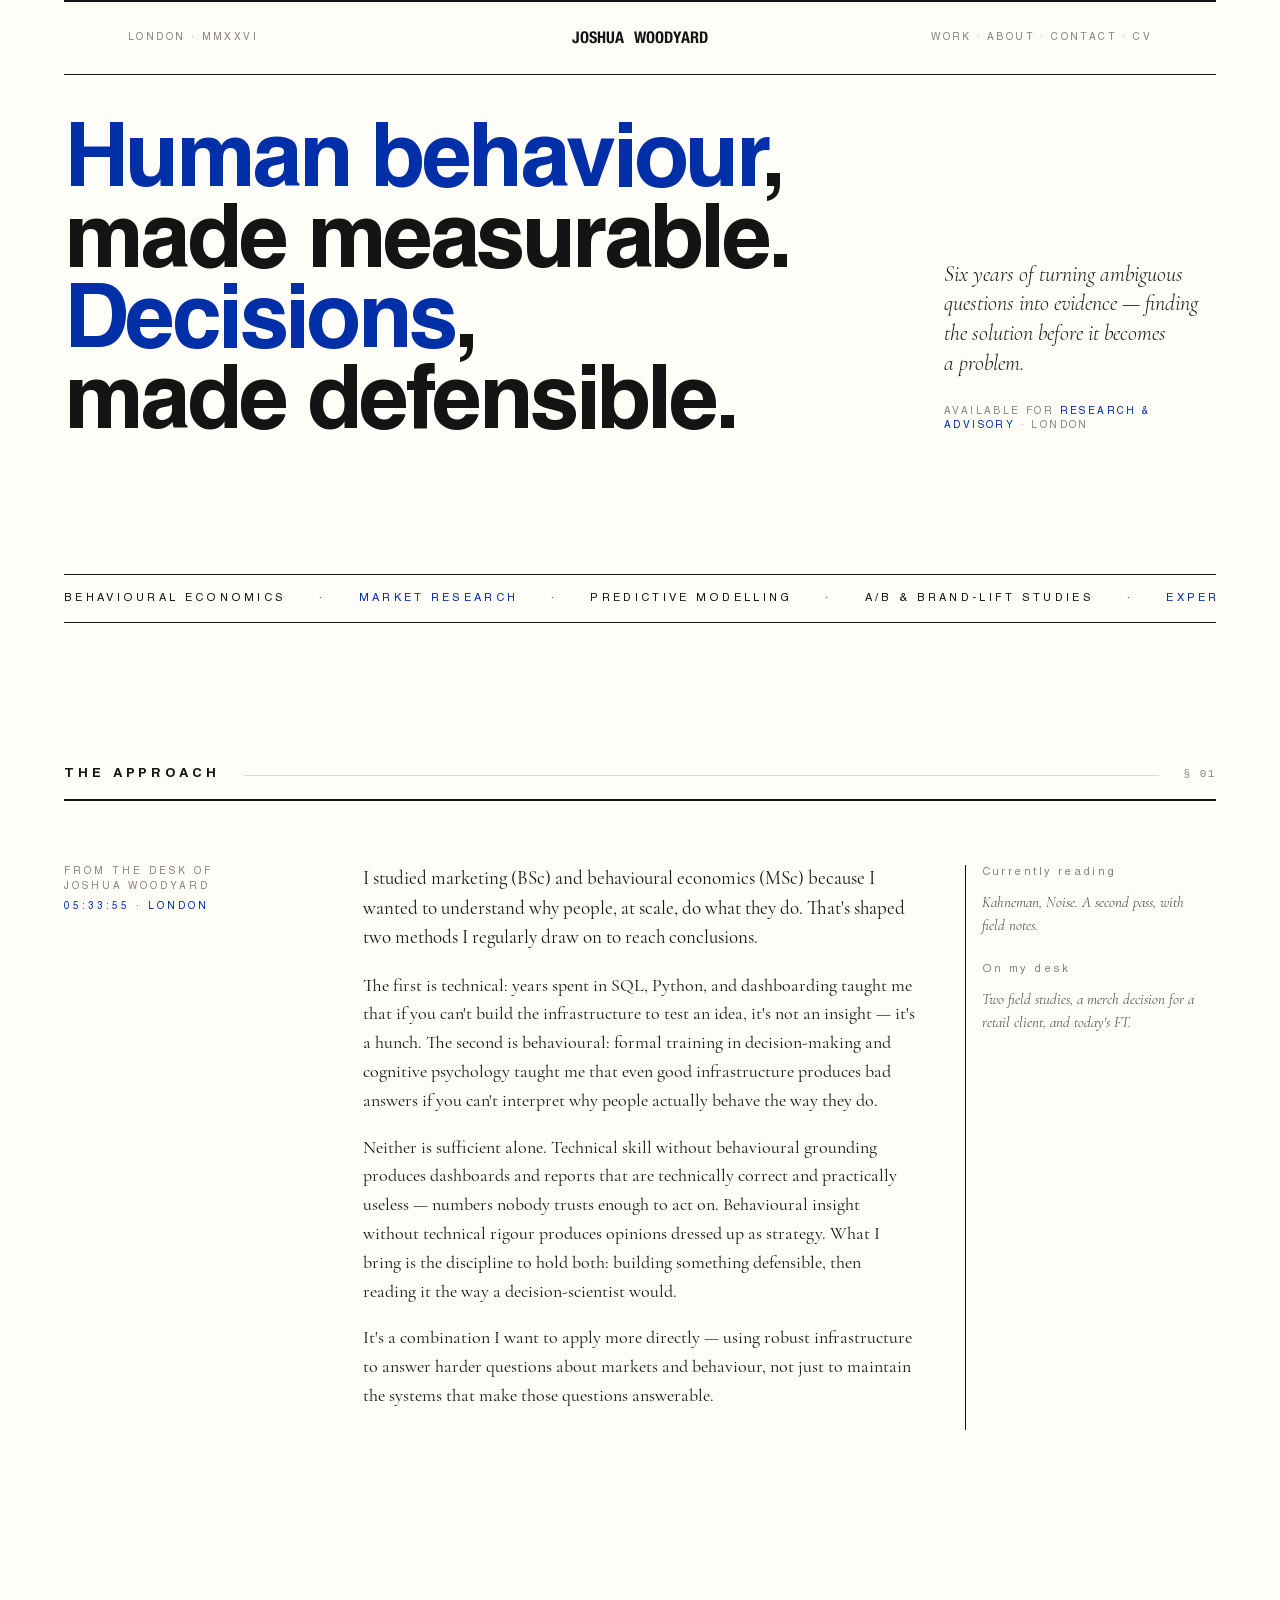
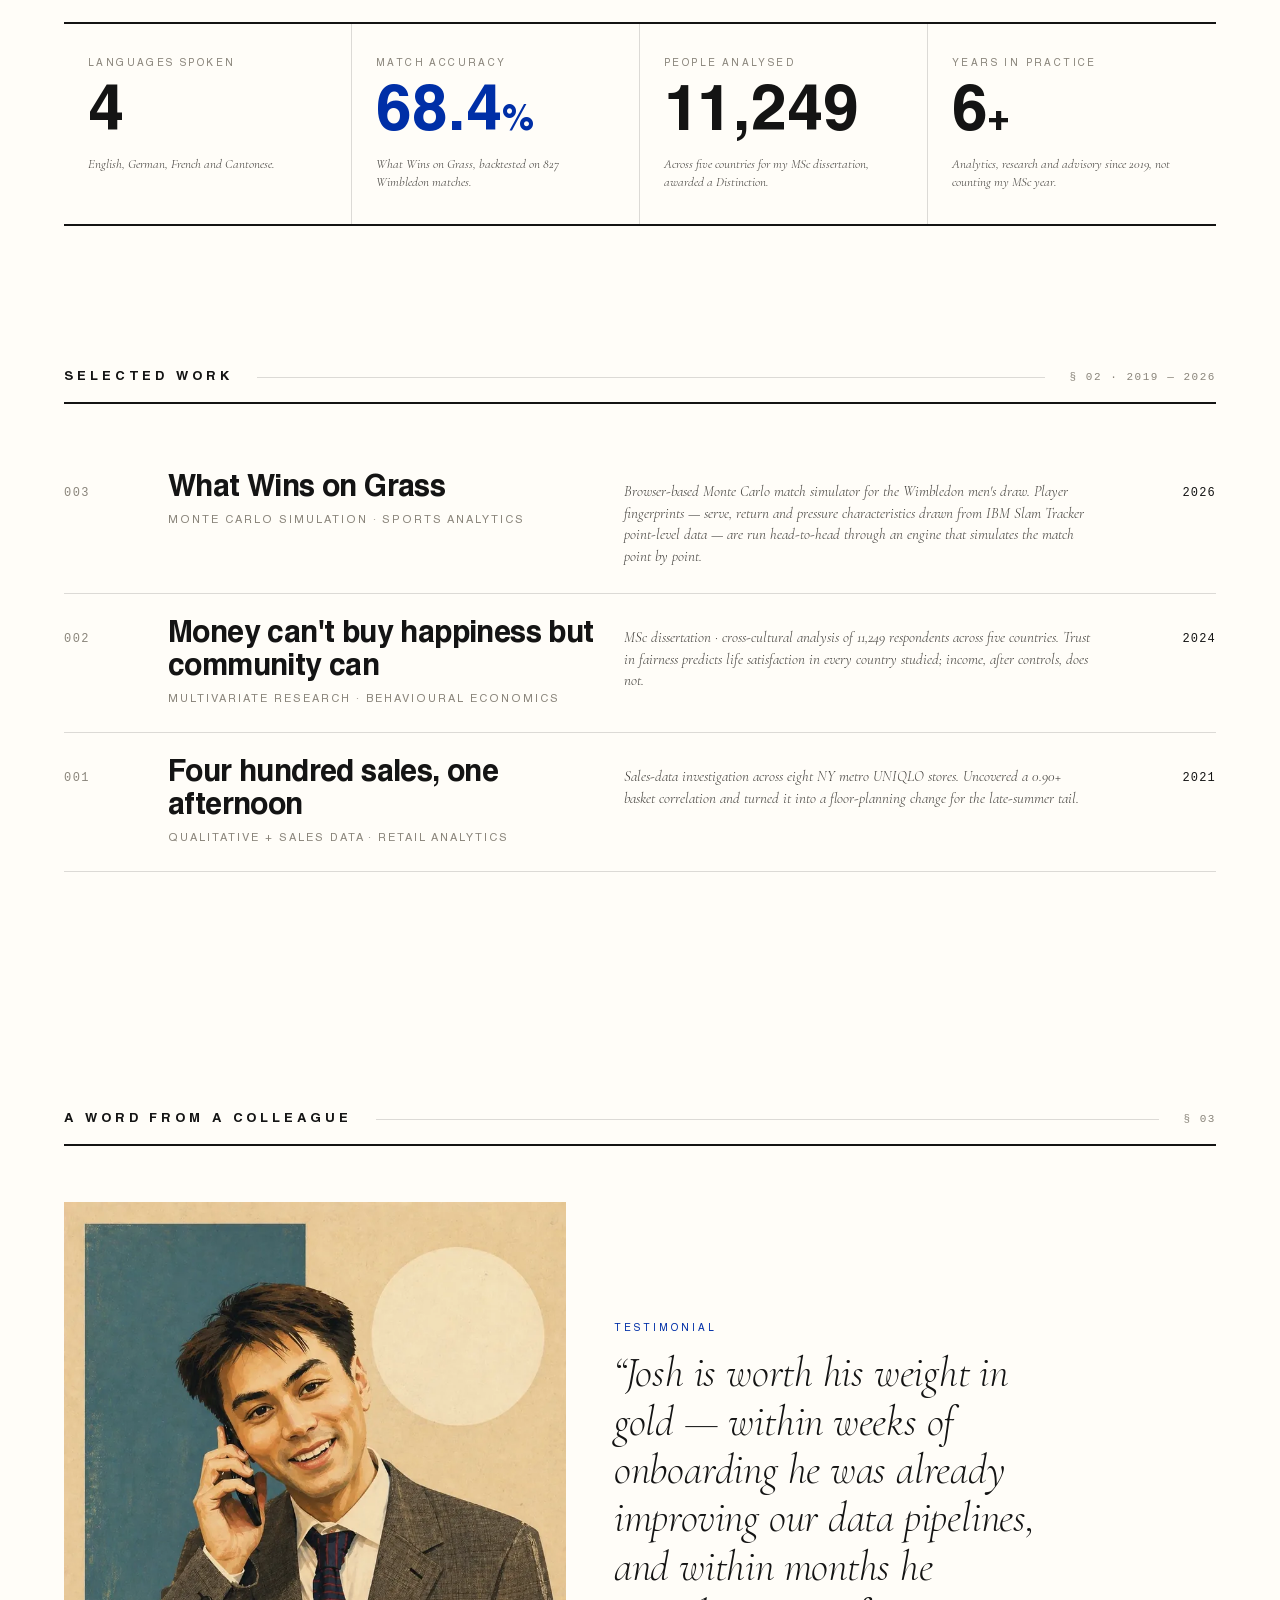
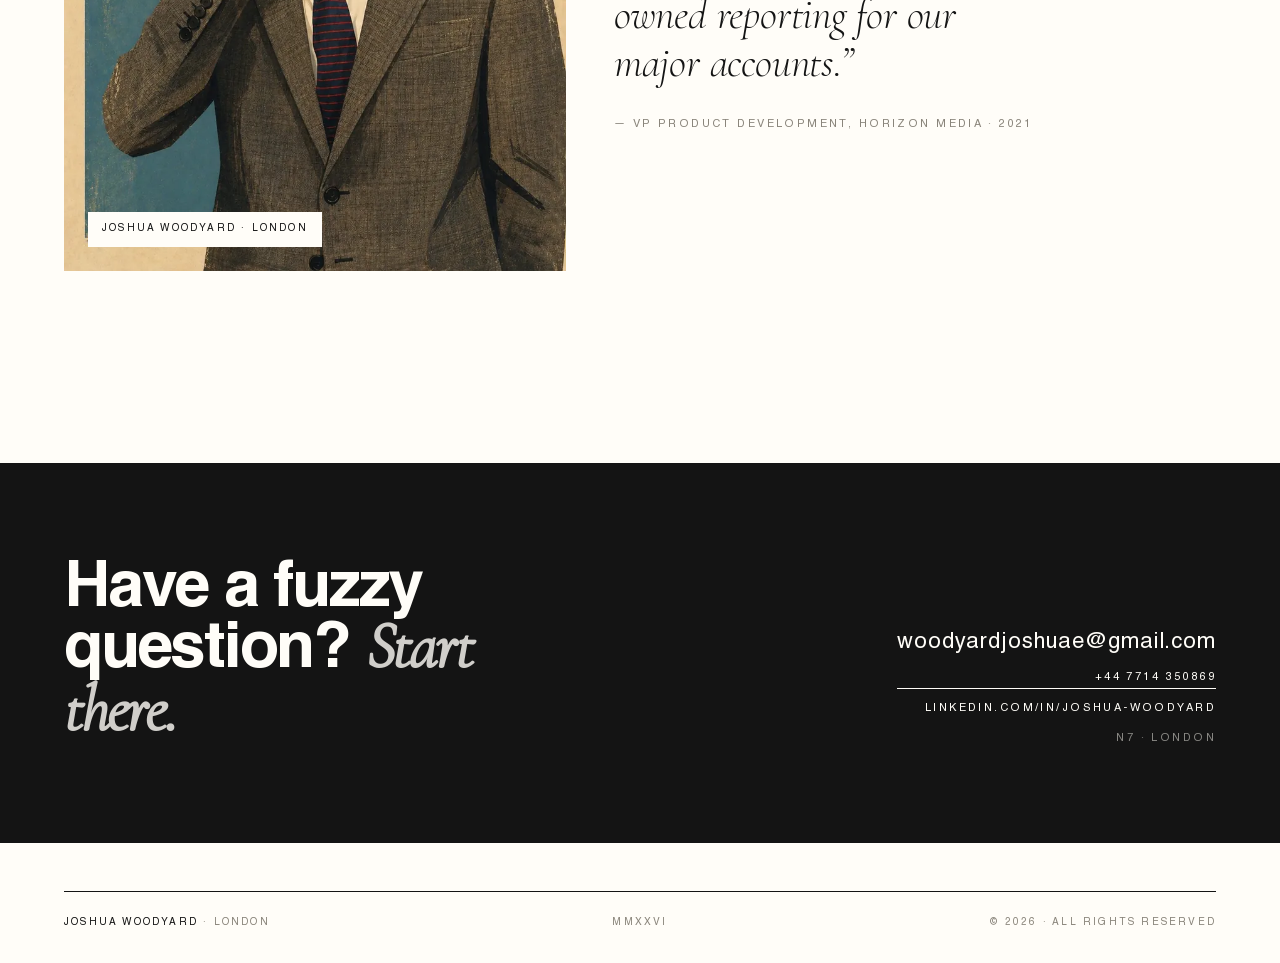
<file: index.html>
<!doctype html>
<html lang="en">
<head>
<meta charset="utf-8">
<title>Joshua Woodyard — Analytics &amp; Behavioural Research</title>
<meta name="viewport" content="width=device-width,initial-scale=1">
<link rel="icon" href="data:image/svg+xml,%3Csvg xmlns=%27http://www.w3.org/2000/svg%27 viewBox=%270 0 32 32%27%3E%3Crect width=%2732%27 height=%2732%27 fill=%27%23002FA7%27/%3E%3C/svg%3E">
<meta name="description" content="Joshua Woodyard — Analytics strategist and behavioural researcher. Six years turning ambiguous questions into evidence. Based in London.">
<meta name="theme-color" content="#FFFDF8">

<!-- Share card. LinkedIn and most scrapers will not resolve a relative
     og:image, so these stay absolute. Re-run LinkedIn's Post Inspector after
     changing the image — it caches the card for about seven days. -->
<meta property="og:type" content="website">
<meta property="og:site_name" content="Joshua Woodyard">
<meta property="og:url" content="https://woodyard-inc.github.io/joshua/">
<meta property="og:title" content="Joshua Woodyard — Analytics &amp; Behavioural Research">
<meta property="og:description" content="Human behaviour, made measurable. Six years turning ambiguous questions into evidence. Based in London.">
<meta property="og:image" content="https://woodyard-inc.github.io/joshua/images/share-card.jpg">
<meta property="og:image:type" content="image/jpeg">
<meta property="og:image:width" content="1200">
<meta property="og:image:height" content="627">
<meta property="og:image:alt" content="Joshua Woodyard — analytics and behavioural research. Painted tennis serve with tracking marks.">
<meta name="twitter:card" content="summary_large_image">
<meta name="twitter:title" content="Joshua Woodyard — Analytics &amp; Behavioural Research">
<meta name="twitter:description" content="Human behaviour, made measurable. Six years turning ambiguous questions into evidence.">
<meta name="twitter:image" content="https://woodyard-inc.github.io/joshua/images/share-card.jpg">

<link rel="preload" as="font" type="font/woff2" href="fonts/Helvetica-Bold.woff2" crossorigin>
<link rel="preload" as="font" type="font/woff2" href="fonts/CormorantGaramondCV-Light.woff2" crossorigin>
<link rel="stylesheet" href="foundations.css?v=59">
<style>
  body { padding: 0; }
  .shell { max-width: 1280px; margin: 0 auto; padding: 0 var(--page-pad); }

  /* Top nameplate bar */
  .nameplate {
    display: grid; grid-template-columns: 1fr auto 1fr;
    align-items: center;
    padding: var(--s-2) 0;
    border-top: 2px solid var(--ink);
    border-bottom: 1px solid var(--ink);
    font-family: var(--font-display);
    font-size: 10px; letter-spacing: 0.24em; text-transform: uppercase;
    color: var(--ink-muted);
  }
  .nameplate .c { text-align: center; font-family: var(--font-wordmark); font-size: clamp(34px, 7vw, 70px); letter-spacing: normal; color: var(--ink); text-transform: lowercase; font-weight: 700; line-height: 1; }
  .nameplate .menu { display: none; }
  .nameplate .r { text-align: right; }
  .nameplate a { color: inherit; border: none; }
  .nameplate a:hover { color: var(--cobalt); }

  /* Hero */
  .hero {
    padding: var(--s-7) 0 var(--s-10);
    border-bottom: 1px solid var(--ink);
    display: grid; grid-template-columns: 3fr 1fr;
    gap: var(--s-8); align-items: end;
  }
  .hero h1 {
    font-family: var(--font-display); font-weight: 700;
    font-size: clamp(44px, 7vw, 96px);
    letter-spacing: -0.04em; line-height: 0.9;
    text-wrap: balance;
  }
  .hero .hero-meta { padding-bottom: var(--s-3); }
  .hero .hero-meta .lede {
    font-family: var(--font-body); font-style: italic; font-weight: 300;
    font-size: 22px; line-height: 1.35; color: var(--ink);
    text-wrap: pretty; max-width: 32ch;
  }
  .hero .hero-meta .where {
    font-family: var(--font-display); font-size: 10px;
    letter-spacing: 0.24em; text-transform: uppercase; color: var(--ink-muted);
    margin-top: var(--s-5); display: block;
  }
  .hero .hero-meta .where strong { color: var(--cobalt); font-weight: 400; }

  /* Ticker — rotating disciplines */
  .ticker {
    padding: var(--s-4) 0;
    border-bottom: 1px solid var(--ink);
    font-family: var(--font-display);
    font-size: 11px; letter-spacing: 0.3em; text-transform: uppercase;
    overflow: hidden; white-space: nowrap;
    position: relative;
  }
  .ticker .track { display: inline-block; animation: slide 40s linear infinite; }
  .ticker .track span { margin-right: 3em; color: var(--ink); }
  .ticker .track span.cobalt { color: var(--cobalt); }
  @keyframes slide { from { transform: translateX(0); } to { transform: translateX(-50%); } }

  /* Section heading */
  .sect-head {
    display: grid; grid-template-columns: auto 1fr auto; gap: var(--s-5);
    align-items: baseline; padding: var(--s-4) 0;
    border-bottom: 2px solid var(--ink);
    margin: var(--s-10) 0 var(--s-6);
  }
  .sect-head h2 {
    font-family: var(--font-display); font-size: 13px;
    letter-spacing: 0.3em; text-transform: uppercase; color: var(--ink);
    font-weight: 700;
  }
  .sect-head .counter {
    font-family: var(--font-mono); font-size: 11px; color: var(--ink-muted); letter-spacing: 0.14em;
  }
  .sect-head .stroke { height: 1px; background: var(--ink); opacity: 0.15; align-self: center; }

  /* Editor's letter */
  .letter {
    display: grid; grid-template-columns: 1fr 2.2fr 1fr; gap: var(--s-7);
    padding: var(--s-6) 0 var(--s-9);
  }
  .letter .mark { font-family: var(--font-display); font-size: 10px; letter-spacing: 0.3em; text-transform: uppercase; color: var(--ink-muted); }
  .letter .mark .now { color: var(--cobalt); display: block; margin-top: 6px; }
  .letter .main { max-width: 60ch; }
  /* Lead paragraph — slightly larger. No drop cap: the new opening letter
     is "I", which renders as a featureless bar in the Helvetica dropcap. */
  .letter .main p.lead {
    font-family: var(--font-body); font-size: 19px; line-height: 1.55;
  }
  .letter .main p { font-family: var(--font-body); font-size: 18px; line-height: 1.6; color: var(--ink); margin-bottom: 1em; }
  .letter .aside { border-left: 1px solid var(--ink); padding-left: var(--s-4); }
  .letter .aside .label--micro { color: var(--ink-muted); display: block; margin-bottom: var(--s-3); }
  .letter .aside p { font-family: var(--font-body); font-style: italic; font-size: 15px; color: var(--ink-soft); line-height: 1.5; }

  /* Work index */
  .work-index { padding: var(--s-3) 0 var(--s-9); }
  .work-row {
    display: grid; grid-template-columns: 80px 2.4fr 2.6fr 100px;
    gap: var(--s-5); align-items: baseline;
    padding: var(--s-5) 0; border-bottom: 1px solid var(--rule-strong);
    cursor: pointer; transition: padding-left 220ms ease, background 160ms ease;
    text-decoration: none; color: inherit; border-right: none; border-left: none;
  }
  .work-row:hover { padding-left: var(--s-4); background: var(--paper-warm); }
  .work-row .n { font-family: var(--font-mono); font-size: 12px; color: var(--ink-muted); letter-spacing: 0.12em; }
  .work-row .t { font-family: var(--font-display); font-size: 30px; letter-spacing: -0.02em; color: var(--ink); line-height: 1.1; font-weight: 700; }
  .work-row .sub { font-family: var(--font-display); font-size: 11px; letter-spacing: 0.18em; text-transform: uppercase; color: var(--ink-muted); margin-top: var(--s-2); }
  .work-row .d { font-family: var(--font-body); font-style: italic; font-size: 15px; color: var(--ink-soft); line-height: 1.45; }
  .work-row .y { font-family: var(--font-mono); font-size: 12px; color: var(--ink); text-align: right; letter-spacing: 0.1em; }

  /* Stats panel */
  .stats {
    display: grid; grid-template-columns: repeat(4, 1fr);
    gap: 0; margin: var(--s-9) 0;
    border-top: 2px solid var(--ink); border-bottom: 2px solid var(--ink);
  }
  .stats .s-cell {
    padding: var(--s-6) var(--s-5);
    border-right: 1px solid var(--rule-strong);
  }
  .stats .s-cell:last-child { border-right: none; }
  .stats .s-cell .k { display: block; line-height: 1.5; font-family: var(--font-display); font-size: 10px; letter-spacing: 0.24em; text-transform: uppercase; color: var(--ink-muted); }
  .stats .s-cell .v { font-family: var(--font-display); font-size: 64px; line-height: 0.95; font-weight: 700; letter-spacing: 0; color: var(--ink); margin-top: var(--s-3); font-variant-numeric: tabular-nums; }
  .stats .s-cell .v .unit { font-size: 36px; }
  .stats .s-cell .v--cobalt { color: var(--cobalt); }
  .stats .s-cell .n { font-family: var(--font-body); font-style: italic; font-size: 13px; color: var(--ink-soft); line-height: 1.4; margin-top: var(--s-3); }

  /* Feature block — portrait + pull quote */
  .feature {
    display: grid; grid-template-columns: 1fr 1.2fr; gap: var(--s-7);
    padding: var(--s-5) 0 var(--s-9);
  }
  .feature .portrait {
    aspect-ratio: 3/4;
    background: var(--paper-warm);
    position: relative;
    display: flex; align-items: flex-end; justify-content: flex-start;
    padding: var(--s-5);
    overflow: hidden;
  }
  .feature .portrait .placeholder {
    position: absolute; inset: 0; display: flex; align-items: center; justify-content: center;
    font-family: var(--font-display); font-size: 10px; letter-spacing: 0.3em; color: var(--ink-muted); text-transform: uppercase;
    opacity: 0.6;
  }
  .feature .portrait .caption {
    position: relative; z-index: 2;
    background: var(--paper); padding: 10px 14px;
    font-family: var(--font-display); font-size: 10px; letter-spacing: 0.22em; text-transform: uppercase; color: var(--ink);
  }
  .feature .body { align-self: center; }
  .feature .body .mark {
    font-family: var(--font-display); font-size: 10px; letter-spacing: 0.3em; text-transform: uppercase; color: var(--cobalt); display: block; margin-bottom: var(--s-4);
  }
  .feature .body q {
    font-family: var(--font-body); font-style: italic; font-weight: 300;
    font-size: 42px; line-height: 1.15; color: var(--ink);
    display: block; max-width: 24ch; quotes: "\201C" "\201D";
    letter-spacing: -0.005em;
  }
  .feature .body .attrib {
    font-family: var(--font-display); font-size: 11px; letter-spacing: 0.22em; text-transform: uppercase; color: var(--ink-muted);
    margin-top: var(--s-5); display: block;
  }

  /* Contact block */
  .contact-block {
    background: var(--ink); color: var(--paper);
    padding: var(--s-9) var(--s-8);
    display: grid; grid-template-columns: 1fr auto; gap: var(--s-7);
    align-items: end;
    margin: var(--s-9) calc(-1 * var(--page-pad)) 0;
  }
  .contact-block h3 {
    font-family: var(--font-display); font-size: 64px; font-weight: 700;
    letter-spacing: -0.035em; line-height: 0.95; color: var(--paper);
    text-transform: none; max-width: 14ch;
  }
  .contact-block h3 em { font-family: var(--font-body); font-style: italic; color: var(--paper); opacity: 0.8; }
  .contact-block .right {
    display: flex; flex-direction: column; gap: var(--s-3); text-align: right;
    font-family: var(--font-display); font-size: 11px; letter-spacing: 0.22em; text-transform: uppercase;
  }
  .contact-block .right a { color: var(--paper); border-bottom: 1px solid var(--paper); padding-bottom: 2px; }
  .contact-block .right a:hover { color: var(--cobalt); border-color: var(--cobalt); }
  .contact-block .right .big { font-family: var(--font-display); font-size: 22px; letter-spacing: 0.04em; text-transform: none; margin-top: var(--s-4); color: var(--paper); border: none; padding: 0; }

  /* Colophon */
  .colophon {
    padding: var(--s-5) 0 var(--s-6);
    display: grid; grid-template-columns: 1fr 1fr 1fr;
    font-family: var(--font-display); font-size: 10px; letter-spacing: 0.22em; text-transform: uppercase; color: var(--ink-muted);
    border-top: 1px solid var(--ink);
    margin-top: var(--s-7);
  }
  .colophon .c { text-align: center; }
  .colophon .r { text-align: right; }
  .colophon strong { color: var(--ink); font-weight: 400; }

  /* Responsive */
  @media (max-width: 900px) {
    .nameplate { grid-template-columns: auto 1fr auto; }
    .nameplate > span:first-child { display: none; }
    .nameplate .nav-desktop { display: none; }
    .nameplate .menu { display: inline-block; }
    .hero { grid-template-columns: 1fr; gap: var(--s-6); padding: var(--s-9) 0 var(--s-8); }
    .hero .hero-meta { padding-right: 0; }
    .letter { grid-template-columns: 1fr; }
    .letter .mark { display: none; }
    .letter .aside { border-left: none; border-top: 1px solid var(--ink); padding-left: 0; padding-top: var(--s-4); }
    .stats { grid-template-columns: repeat(2, 1fr); }
    .stats .s-cell:nth-child(2) { border-right: none; }
    .stats .s-cell:nth-child(3) { border-top: 1px solid var(--rule-strong); }
    .work-row { grid-template-columns: 60px 1fr 80px; }
    .work-row .d { display: none; }
    .feature { grid-template-columns: 1fr; }
    .feature .portrait { aspect-ratio: 4/3; }
    .contact-block { grid-template-columns: 1fr; }
    .contact-block h3 { font-size: 40px; }
    .colophon { grid-template-columns: 1fr; gap: var(--s-3); }
    .colophon .c, .colophon .r { text-align: left; }
  }

  @media (max-width: 600px) {
    .stats { grid-template-columns: 1fr 1fr; }
    .work-row { grid-template-columns: 1fr auto; }
    .work-row .n { display: none; }
    .sect-head .counter { display: none; }
    .hero .hero-meta .lede { font-size: 19px; }
    .work-row .t { font-size: 24px; }
    .work-row .sub { font-size: 10px; letter-spacing: 0.14em; }
    .stats .s-cell { padding: var(--s-5) var(--s-4); }
    .stats .s-cell .v { font-size: 40px; }
    .stats .s-cell .v .unit { font-size: 26px; }
    .contact-block { padding: var(--s-7) var(--s-5); }
    .contact-block h3 { font-size: 32px; }
    .contact-block .right { text-align: left; }
    .contact-block .right .big { font-size: 18px; word-break: break-word; }
    /* Phone rhythm: desktop gaps (96-128px) halved, headline sized to fit. */
    .hero { padding: var(--s-7) 0 var(--s-7); }
    .hero h1 { font-size: clamp(32px, 10vw, 44px); letter-spacing: -0.03em; }
    .hero .hero-meta .where { font-size: 11px; letter-spacing: 0.16em; line-height: 1.7; }
    .ticker { letter-spacing: 0.2em; }
    .sect-head { margin: var(--s-8) 0 var(--s-5); }
    .sect-head h2 { letter-spacing: 0.2em; }
    .letter { padding: var(--s-4) 0 var(--s-7); }
    .stats { margin: var(--s-7) 0; }
    .work-index { padding-bottom: var(--s-7); }
    .feature { padding: var(--s-4) 0 var(--s-7); gap: var(--s-5); }
    .feature .body q { font-size: 28px; }
    .contact-block { margin-top: var(--s-7); }
  }

  /* Larger tap targets for in-page links on touch devices */
  @media (hover: none) {
    .nameplate a, .colophon a { padding: 6px 4px; }
  }

  /* Respect reduced-motion preference: freeze the ticker */
  @media (prefers-reduced-motion: reduce) {
    .ticker .track { animation: none; }
  }
</style>
</head>
<body>

<div class="shell">

  <!-- NAMEPLATE -->
  <div class="pf-shell">
    <header class="pf-nameplate">
      <span class="pf-left">London · MMXXVI</span>
      <a class="pf-wordmark" href="index.html">Joshua Woodyard</a>
      <span class="pf-right"><span class="pf-nav-desktop"><a href="#work">Work</a> · <a href="#about">About</a> · <a href="#contact">Contact</a> · <a href="cv.html">CV</a></span><details class="menu">
        <summary aria-label="Open menu">Menu<span class="chev" aria-hidden="true"></span></summary>
        <nav class="menu-panel" aria-label="Primary">
          <a href="index.html#work">Work</a>
          <a href="index.html#about">About</a>
          <a href="index.html#contact">Contact</a>
          <a href="cv.html">CV</a>
        </nav>
      </details></span>
    </header>
  </div>


  <!-- HERO -->
  <section class="hero">
    <h1><span style="color: var(--cobalt);">Human behaviour</span>, made&nbsp;measurable.
<span style="color: var(--cobalt);">Decisions</span>, made&nbsp;defensible.</h1>
    <div class="hero-meta">
      <p class="lede">Six years of turning ambiguous questions into evidence — finding the solution before it becomes a problem.</p>
      <span class="where">Available for <strong>research &amp; advisory</strong> · London</span>
    </div>
  </section>

  <!-- TICKER -->
  <div class="ticker" aria-hidden="true">
    <div class="track">
      <span>Behavioural economics</span><span>·</span><span class="cobalt">Market research</span><span>·</span><span>Predictive modelling</span><span>·</span><span>A/B &amp; brand-lift studies</span><span>·</span><span class="cobalt">Experimental design</span><span>·</span><span>Dashboard architecture</span><span>·</span><span>ETL &amp; data pipelines</span><span>·</span><span class="cobalt">Strategic advisory</span><span>·</span>
      <span>Behavioural economics</span><span>·</span><span class="cobalt">Market research</span><span>·</span><span>Predictive modelling</span><span>·</span><span>A/B &amp; brand-lift studies</span><span>·</span><span class="cobalt">Experimental design</span><span>·</span><span>Dashboard architecture</span><span>·</span><span>ETL &amp; data pipelines</span><span>·</span><span class="cobalt">Strategic advisory</span><span>·</span>
    </div>
  </div>

  <!-- THE APPROACH -->
  <section id="about">
    <div class="sect-head">
      <h2>The approach</h2>
      <div class="stroke"></div>
      <span class="counter">§ 01</span>
    </div>

    <div class="letter">
      <div class="mark">
        From the desk of<br>Joshua Woodyard
        <span class="now" id="london-time">Now · in London</span>
      </div>
      <div class="main">
        <p class="lead">I studied marketing (BSc) and behavioural economics (MSc) because I wanted to understand why people, at scale, do what they do. That's shaped two methods I regularly draw on to reach conclusions.</p>
        <p>The first is technical: years spent in SQL, Python, and dashboarding taught me that if you can't build the infrastructure to test an idea, it's not an insight — it's a hunch. The second is behavioural: formal training in decision-making and cognitive psychology taught me that even good infrastructure produces bad answers if you can't interpret why people actually behave the way they do.</p>
        <p>Neither is sufficient alone. Technical skill without behavioural grounding produces dashboards and reports that are technically correct and practically useless — numbers nobody trusts enough to act on. Behavioural insight without technical rigour produces opinions dressed up as strategy. What I bring is the discipline to hold both: building something defensible, then reading it the way a decision-scientist would.</p>
        <p>It's a combination I want to apply more directly — using robust infrastructure to answer harder questions about markets and behaviour, not just to maintain the systems that make those questions answerable.</p>
      </div>
      <div class="aside">
        <span class="label--micro">Currently reading</span>
        <p>Kahneman, <em>Noise</em>. A second pass, with field notes.</p>
        <span class="label--micro" style="margin-top: var(--s-5); display: block;">On my desk</span>
        <p>Two field studies, a merch decision for a retail client, and today's FT.</p>
      </div>
    </div>
  </section>

  <!-- STATS -->
  <section class="stats" aria-label="Highlights">
    <div class="s-cell">
      <span class="k">Languages spoken</span>
      <div class="v" id="stat-langs">4</div>
      <p class="n" id="stat-langs-n">English, German, French and Cantonese.</p>
    </div>
    <div class="s-cell">
      <span class="k">Match accuracy</span>
      <div class="v v--cobalt">68.4<span class="unit">%</span></div>
      <p class="n">What Wins on Grass, backtested on 827 Wimbledon matches.</p>
    </div>
    <div class="s-cell">
      <span class="k">People analysed</span>
      <div class="v">11,249</div>
      <p class="n">Across five countries for my MSc dissertation, awarded a Distinction.</p>
    </div>
    <div class="s-cell">
      <span class="k">Years in practice</span>
      <div class="v" id="stat-years">6<span class="unit">+</span></div>
      <p class="n" id="stat-years-n">Analytics, research and advisory since 2019, not counting my MSc year.</p>
    </div>
  </section>
  <script>
    /* Years in practice and languages are read from the CV's own data, so
       the page stays in step with it: years run from the first role's start
       to today, less the MSc year; languages are the CV's list. The figures
       above are the no-script fallback. */
    (async () => {
      try {
        const cv = await (await fetch('cv-data.json', { cache: 'no-cache' })).json();
        const MON = ['Jan','Feb','Mar','Apr','May','Jun','Jul','Aug','Sep','Oct','Nov','Dec'];
        const month = (t) => { const m = /([A-Z][a-z]{2}) (\d{4})/.exec(t); return m ? (+m[2]) * 12 + MON.indexOf(m[1]) : NaN; };
        const span = (when) => { const [a, b] = when.split(/\s+[–-]\s+/); return [month(a), /present/i.test(b) ? null : month(b)]; };
        const now = new Date(), today = now.getFullYear() * 12 + now.getMonth();
        const starts = cv.roles.map((r) => span(r.when)[0]).filter(Number.isFinite);
        const msc = cv.education.find((e) => /^Master/.test(e.degree));
        const [ms, me] = msc ? span(msc.when) : [0, 0];
        const months = today - Math.min(...starts) - (Number.isFinite(ms) && Number.isFinite(me) ? me - ms : 0);
        if (Number.isFinite(months) && months > 0) {
          const years = Math.floor(months / 12);
          document.getElementById('stat-years').innerHTML = years + (months % 12 ? '<span class="unit">+</span>' : '');
          document.getElementById('stat-years-n').textContent =
            `Analytics, research and advisory since ${Math.floor(Math.min(...starts) / 12)}, not counting my MSc year.`;
        }
        const langs = (cv.languages || []).map((l) => l.name);
        if (langs.length) {
          document.getElementById('stat-langs').textContent = langs.length;
          document.getElementById('stat-langs-n').textContent =
            (langs.length > 1 ? langs.slice(0, -1).join(', ') + ' and ' + langs.at(-1) : langs[0]) + '.';
        }
      } catch { /* keep the fallback figures */ }
    })();
  </script>

  <!-- WORK INDEX -->
  <section id="work">
    <div class="sect-head">
      <h2>Selected work</h2>
      <div class="stroke"></div>
      <span class="counter">§ 02 · 2019 — 2026</span>
    </div>

    <div class="work-index">
      <a class="work-row" href="wimbledon/">
        <span class="n">003</span>
        <div>
          <div class="t">What Wins on Grass</div>
          <div class="sub">Monte Carlo simulation · Sports analytics</div>
        </div>
        <div class="d">Browser-based Monte Carlo match simulator for the Wimbledon men's draw. Player fingerprints — serve, return and pressure characteristics drawn from IBM Slam Tracker point-level data — are run head-to-head through an engine that simulates the match point by point.</div>
        <span class="y">2026</span>
      </a>
      <a class="work-row" href="dissertation-case-study.html">
        <span class="n">002</span>
        <div>
          <div class="t">Money can't buy happiness but community can</div>
          <div class="sub">Multivariate research · Behavioural economics</div>
        </div>
        <div class="d">MSc dissertation · cross-cultural analysis of 11,249 respondents across five countries. Trust in fairness predicts life satisfaction in every country studied; income, after controls, does not.</div>
        <span class="y">2024</span>
      </a>
      <a class="work-row" href="uniqlo-case-study.html">
        <span class="n">001</span>
        <div>
          <div class="t">Four hundred sales, one afternoon</div>
          <div class="sub">Qualitative + sales data · Retail analytics</div>
        </div>
        <div class="d">Sales-data investigation across eight NY metro UNIQLO stores. Uncovered a 0.90+ basket correlation and turned it into a floor-planning change for the late-summer tail.</div>
        <span class="y">2021</span>
      </a>
    </div>
  </section>

  <!-- FEATURE / QUOTE -->
  <section>
    <div class="sect-head">
      <h2>A word from a colleague</h2>
      <div class="stroke"></div>
      <span class="counter">§ 03</span>
    </div>

    <div class="feature">
      <div class="portrait">
        <img src="images/home/portrait-800.webp" srcset="images/home/portrait-480.webp 480w, images/home/portrait-800.webp 800w, images/home/portrait-1086.webp 1086w" sizes="(max-width: 900px) 100vw, 45vw" width="1086" height="1448" loading="lazy" decoding="async" alt="Joshua Woodyard" style="position:absolute;inset:0;width:100%;height:100%;object-fit:cover;object-position:center top;">
        <span class="caption">Joshua Woodyard · London</span>
      </div>
      <div class="body">
        <span class="mark">Testimonial</span>
        <q>Josh is worth his weight in gold — within weeks of onboarding he was already improving our data pipelines, and within months he owned reporting for our major accounts.</q>
        <span class="attrib">— VP Product Development, Horizon Media · 2021</span>
      </div>
    </div>
  </section>

  <!-- CONTACT -->
  <section id="contact" class="contact-block">
    <h3>Have a fuzzy question? <em>Start there.</em></h3>
    <div class="right">
      <a href="mailto:woodyardjoshuae@gmail.com" class="big">woodyardjoshuae@gmail.com</a>
      <a href="tel:+447714350869">+44 7714 350869</a>
      <a href="https://linkedin.com/in/joshua-woodyard" target="_blank" rel="noopener" style="border: none;">linkedin.com/in/joshua-woodyard</a>
      <span style="color: rgba(250,247,240,0.5);">N7 · London</span>
    </div>
  </section>

  <!-- COLOPHON -->
  <footer class="colophon">
    <span><strong>Joshua Woodyard</strong> · London</span>
    <span class="c">MMXXVI</span>
    <span class="r">© 2026 · All rights reserved</span>
  </footer>

</div>

<script>
  function updateLondonTime() {
    const t = new Intl.DateTimeFormat('en-GB', {
      timeZone: 'Europe/London',
      hour: '2-digit', minute: '2-digit', second: '2-digit', hour12: false
    }).format(new Date());
    document.getElementById('london-time').textContent = t + ' · London';
  }
  updateLondonTime();
  // Align ticks to the wall clock, then tick every second.
  setTimeout(() => { updateLondonTime(); setInterval(updateLondonTime, 1000); },
    1000 - (Date.now() % 1000));
</script>

</body>
</html>
</file>
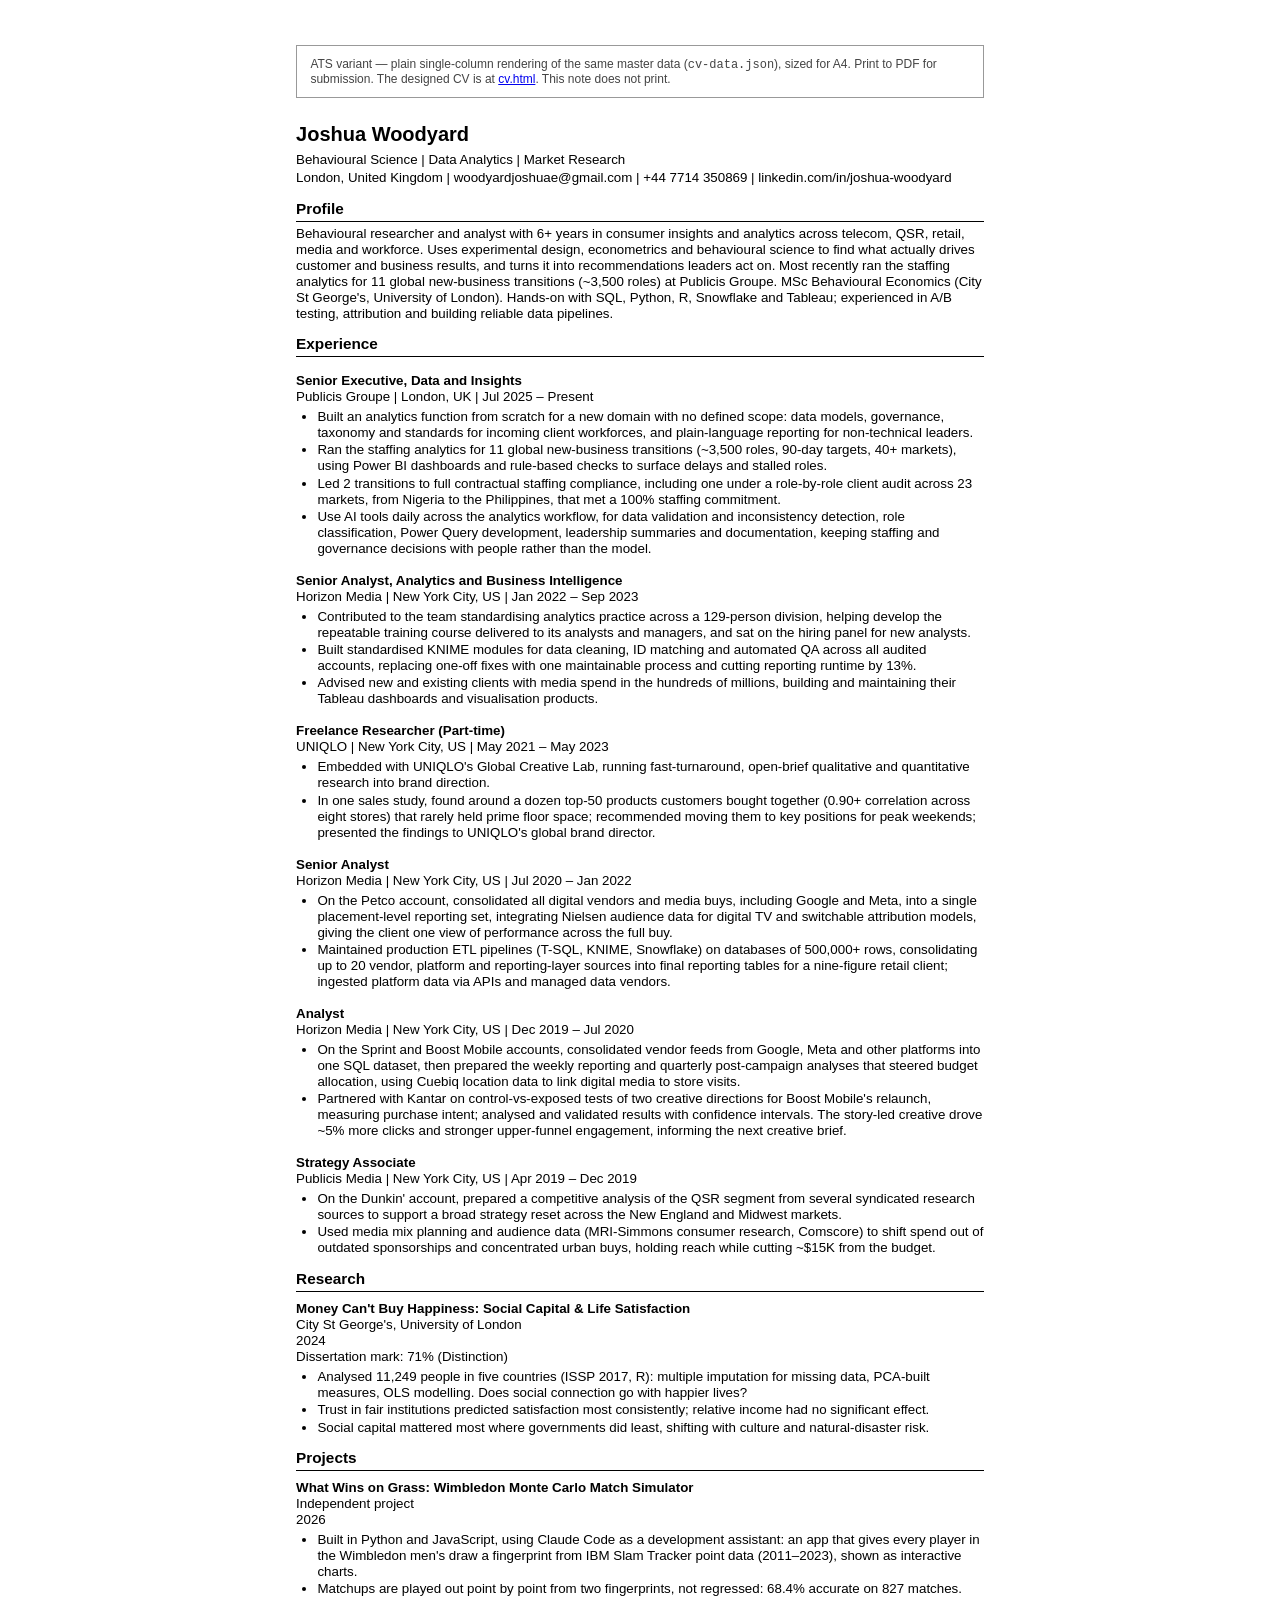
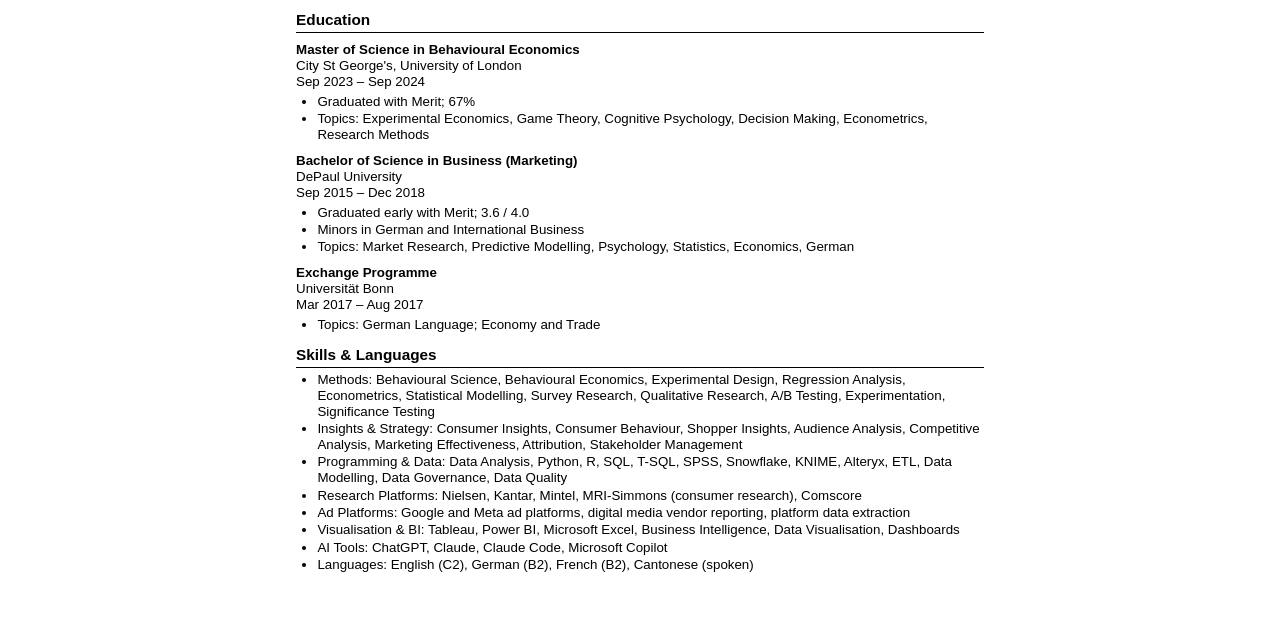
<file: cv-ats.html>
<!doctype html>
<html lang="en">
<head>
<meta charset="utf-8">
<title>Joshua Woodyard CV</title>
<meta name="viewport" content="width=device-width,initial-scale=1">
<meta name="robots" content="noindex, nofollow">
<style>
  /* ATS variant. Deliberately plain: no custom webfonts (their ToUnicode
     tables are where ligatures get mangled on extraction), no grid, no flex,
     no tables, no absolutely positioned bullet glyphs. Everything is ordinary
     block flow so a parser reads it in the order it is written. The designed
     CV at cv.html is untouched and remains the one to look at. */
  @page { size: A4; margin: 12mm 14mm; }

  html { -webkit-text-size-adjust: 100%; }
  body {
    font-family: Arial, Helvetica, sans-serif;
    font-size: 10pt;
    line-height: 1.2;
    color: #000;
    background: #fff;
    margin: 0 auto;
    padding: 12mm 14mm;
    max-width: 182mm;
    /* No justification and no hyphenation: both can split words across lines
       in ways that survive into the extracted text. */
    text-align: left;
    hyphens: none;
    -webkit-hyphens: none;
    font-variant-ligatures: none;
  }

  h1 {
    font-size: 15pt;
    font-weight: bold;
    letter-spacing: normal;
    text-transform: none;
    margin: 0 0 4pt;
  }

  h2 {
    font-size: 11.5pt;
    font-weight: bold;
    letter-spacing: normal;
    text-transform: none;
    margin: 10pt 0 3pt;
    border-bottom: 1px solid #000;
    padding-bottom: 2pt;
  }

  p { margin: 0 0 6pt; }

  .tagline { margin: 0 0 2pt; }
  .contact { margin: 0 0 4pt; }

  /* Entry header: title, employer and location, dates (and account), one
     field per line, then the list. */
  .role, .edu { margin-top: 7pt; }
  /* A job's two header lines sit tight (single leading, ~3pt apart); jobs
     are 12pt apart, so a parser sees where one entry ends. */
  .role--job { margin-top: 12pt; }
  .role-title { font-weight: bold; margin: 0; }
  .role-line  { margin: 0; }
  .role-meta  { margin: 0; }
  .role ul, .edu ul { margin-top: 3pt; }

  ul { margin: 0; padding-left: 16pt; }
  li { margin: 0 0 1pt; }

  /* A role may run across a page break, but its title and dates always stay
     with its first bullet, and no bullet is split. Holding whole roles
     together left most of a page empty when one didn't fit. */
  .role-title, .role-line, .role-meta, h2 { break-after: avoid; page-break-after: avoid; }
  li { break-inside: avoid; page-break-inside: avoid; }
  .edu { break-inside: avoid; page-break-inside: avoid; }

  /* A line broken at an existing hyphen ("MRI-Simmons") is rejoined by text
     extractors without the hyphen, producing "MRISimmons". Hyphenated tokens
     are therefore held together on one line. */
  .nb { white-space: nowrap; }

  .loading { color: #666; }

  @media print {
    body { padding: 0; max-width: none; }
    .screen-note { display: none; }
  }

  .screen-note {
    margin: 0 0 18pt;
    padding: 8pt 10pt;
    border: 1px solid #999;
    font-size: 9pt;
    color: #444;
  }
</style>
</head>
<body>

<div class="screen-note">
  ATS variant &mdash; plain single-column rendering of the same master data
  (<code>cv-data.json</code>), sized for A4. Print to PDF for submission. The
  designed CV is at <a href="cv.html">cv.html</a>. This note does not print.
</div>

<div id="cv"><p class="loading">Loading&hellip;</p></div>

<script type="module">
import { DEFAULT_SECTIONS, resolve } from './cv-variant.js';
(function () {
  // Same master data as the designed CV. ?variant= picks a variant from
  // cv-data.json: its tagline, Skills order, section order and any overrides
  // (cv-variant.js, mirrored by scripts/build_cv.py). Single column, plain headings,
  // real lists, contact in the body, in every order.
  var params = new URLSearchParams(location.search);
  var VARIANT = params.get('variant') || 'master';

  function setText(node, text) {
    var esc = String(text)
      .replace(/&/g, '&amp;').replace(/</g, '&lt;').replace(/>/g, '&gt;');
    node.innerHTML = esc.replace(/\S*\w-\w\S*/g, function (m) {
      return '<span class="nb">' + m + '</span>';
    }).split('Business Intelligence').join('<span class="nb">Business Intelligence</span>');
  }
  function el(tag, text, cls) {
    var n = document.createElement(tag);
    if (text != null) setText(n, text);
    if (cls) n.className = cls;
    return n;
  }
  function list(items) {
    var ul = document.createElement('ul');
    items.forEach(function (t) { ul.appendChild(el('li', t)); });
    return ul;
  }
  function section(root, heading) { root.appendChild(el('h2', heading)); }

  // Cuts apply per document, and only to one that runs over. The ATS export
  // holds two pages without any, so it keeps every bullet; the designed CV's
  // cuts live in _layout.omit and are not applied here.
  function omitted(cv) { return ((cv._layout || {}).atsOmit) || []; }
  function keepRole(b, omit) { return omit.indexOf(b.id) === -1; }
  function keepResearch(text, omit) {
    return !omit.some(function (o) {
      return o.indexOf('research:') === 0 && text.indexOf(o.slice(9)) === 0;
    });
  }

  function researchBlock(d, omit) {
    var rb = el('div', null, 'role');
    rb.appendChild(el('p', d.title, 'role-title'));
    rb.appendChild(el('p', d.institution, 'role-line'));
    rb.appendChild(el('p', d.year, 'role-meta'));
    rb.appendChild(el('p', d.mark, 'role-meta'));
    // Every CV carries the condensed research bullets; the full set is for
    // research roles, chosen in the Workshop.
    rb.appendChild(list((d.short || d.bullets).filter(function (t) { return keepResearch(t, omit); })));
    return rb;
  }
  function projectBlock(pj) {
    var pb = el('div', null, 'role');
    pb.appendChild(el('p', pj.title, 'role-title'));
    pb.appendChild(el('p', pj.label, 'role-line'));
    pb.appendChild(el('p', pj.year, 'role-meta'));
    pb.appendChild(list([].concat(pj.short)));
    return pb;
  }

  function render(data) {
    var v = (data.variants || {})[VARIANT] || data.variants.master;
    var cv = resolve(data, v);
    // Plus the bullets scripts/fit_cv.py dropped to hold two pages.
    var omit = omitted(cv).concat(((v.fit || {}).atsOmit) || []);
    var c = cv.contact || {};
    var root = document.getElementById('cv');
    root.innerHTML = '';

    root.appendChild(el('h1', 'Joshua Woodyard'));
    root.appendChild(el('p', v.tagline, 'tagline'));
    root.appendChild(el('p', [c.location, c.email, c.phone, c.linkedin].filter(Boolean).join(' | '), 'contact'));

    var renderers = {
      summary: function () {
        section(root, 'Profile');
        root.appendChild(el('p', cv.summaries[v.summary || 'master']));
      },
      // Two lines a parser can't misread: the job title alone, then
      // "Company | City, Country | Dates", company first. Client names are in
      // the bullets, never on these lines.
      experience: function () {
        section(root, 'Experience');
        (cv.roles || []).forEach(function (r) {
          var block = el('div', null, 'role role--job');
          block.appendChild(el('p', r.title, 'role-title'));
          block.appendChild(el('p', [r.company, r.where, r.when].join(' | '), 'role-meta'));
          block.appendChild(list(r.bullets.filter(function (b) { return keepRole(b, omit); })
                                          .map(function (b) { return b.text; })));
          root.appendChild(block);
        });
      },
      research: function () {
        section(root, 'Research');
        root.appendChild(researchBlock(cv.dissertation, omit));
        if (v.researchIncludesProject && cv.project && cv.project.short) root.appendChild(projectBlock(cv.project));
      },
      // The short, one-bullet project entry carried on every CV.
      projects: function () {
        if (!(cv.project && cv.project.short)) return;
        section(root, 'Projects');
        root.appendChild(projectBlock(cv.project));
      },
      education: function () {
        section(root, 'Education');
        (cv.education || []).forEach(function (e) {
          var block = el('div', null, 'edu');
          block.appendChild(el('p', e.degreeAts || e.degree, 'role-title'));
          block.appendChild(el('p', e.school, 'role-line'));
          block.appendChild(el('p', e.when, 'role-meta'));
          var items = (e.meta || []).slice();
          if (e.topics) items.push((e.topicsLabel || 'Topics') + ': ' + e.topics);
          if (items.length) block.appendChild(list(items));
          root.appendChild(block);
        });
      },
      skills: function () {
        section(root, 'Skills & Languages');
        var byId = {};
        (cv.skills || []).forEach(function (s) { byId[s.id] = s; });
        root.appendChild(list(v.skillOrder.map(function (id) {
          if (id === 'languages') {
            return 'Languages: ' + (cv.languages || []).map(function (l) {
              return l.name + ' (' + l.level + ')';
            }).join(', ');
          }
          return byId[id].label + ': ' + byId[id].text;
        })));
      },
      // Only rendered once there is something in it.
      memberships: function () {
        if (!(cv.memberships || []).length) return;
        section(root, 'Memberships');
        root.appendChild(list(cv.memberships));
      }
    };
    (v.sections || DEFAULT_SECTIONS).forEach(function (key) { renderers[key](); });

    document.title = 'Joshua Woodyard CV' + (VARIANT === 'master' ? '' : ' - ' + v.label);
  }

  fetch('cv-data.json', { cache: 'no-store' })
    .then(function (r) {
      if (!r.ok) throw new Error('HTTP ' + r.status);
      return r.json();
    })
    .then(render)
    .catch(function (err) {
      document.getElementById('cv').innerHTML =
        '<p class="loading">Could not load cv-data.json (' + err.message +
        '). Serve this page over http:// rather than opening the file directly.</p>';
    });
})();
</script>
</body>
</html>
</file>
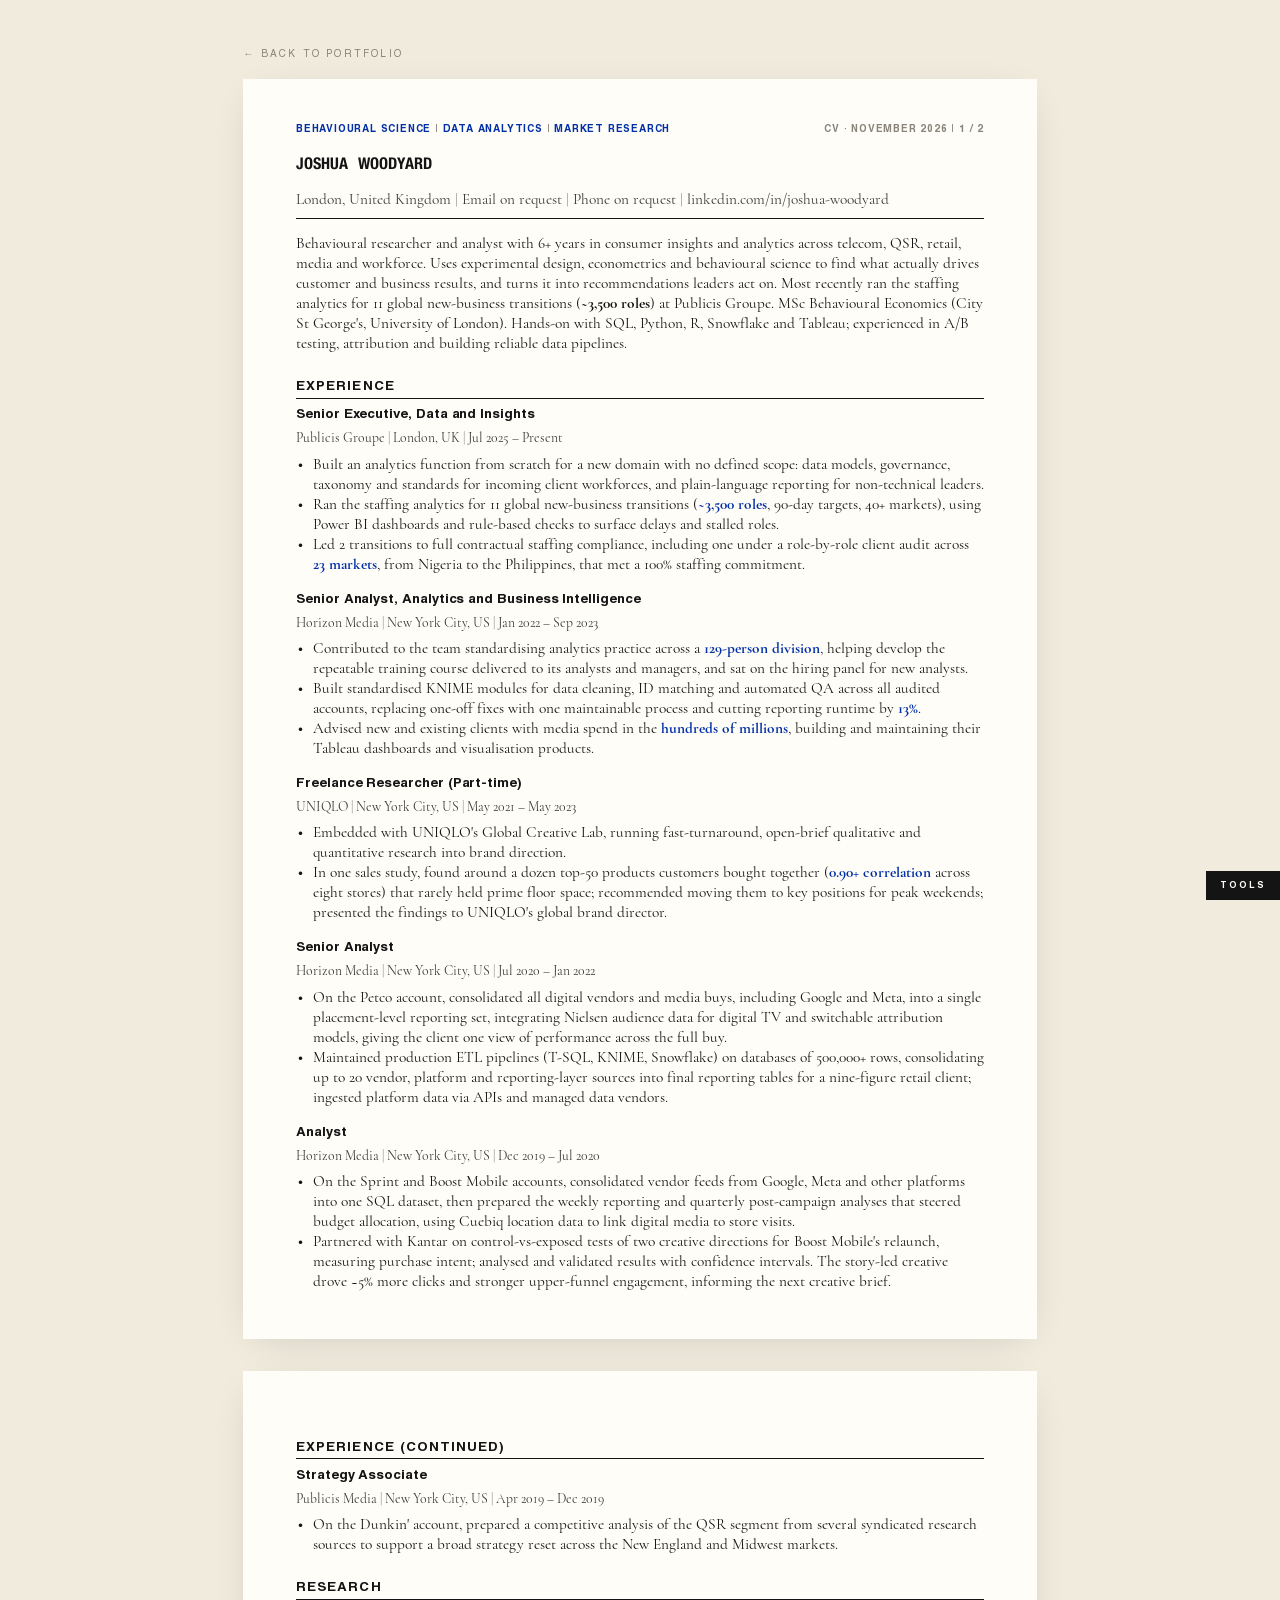
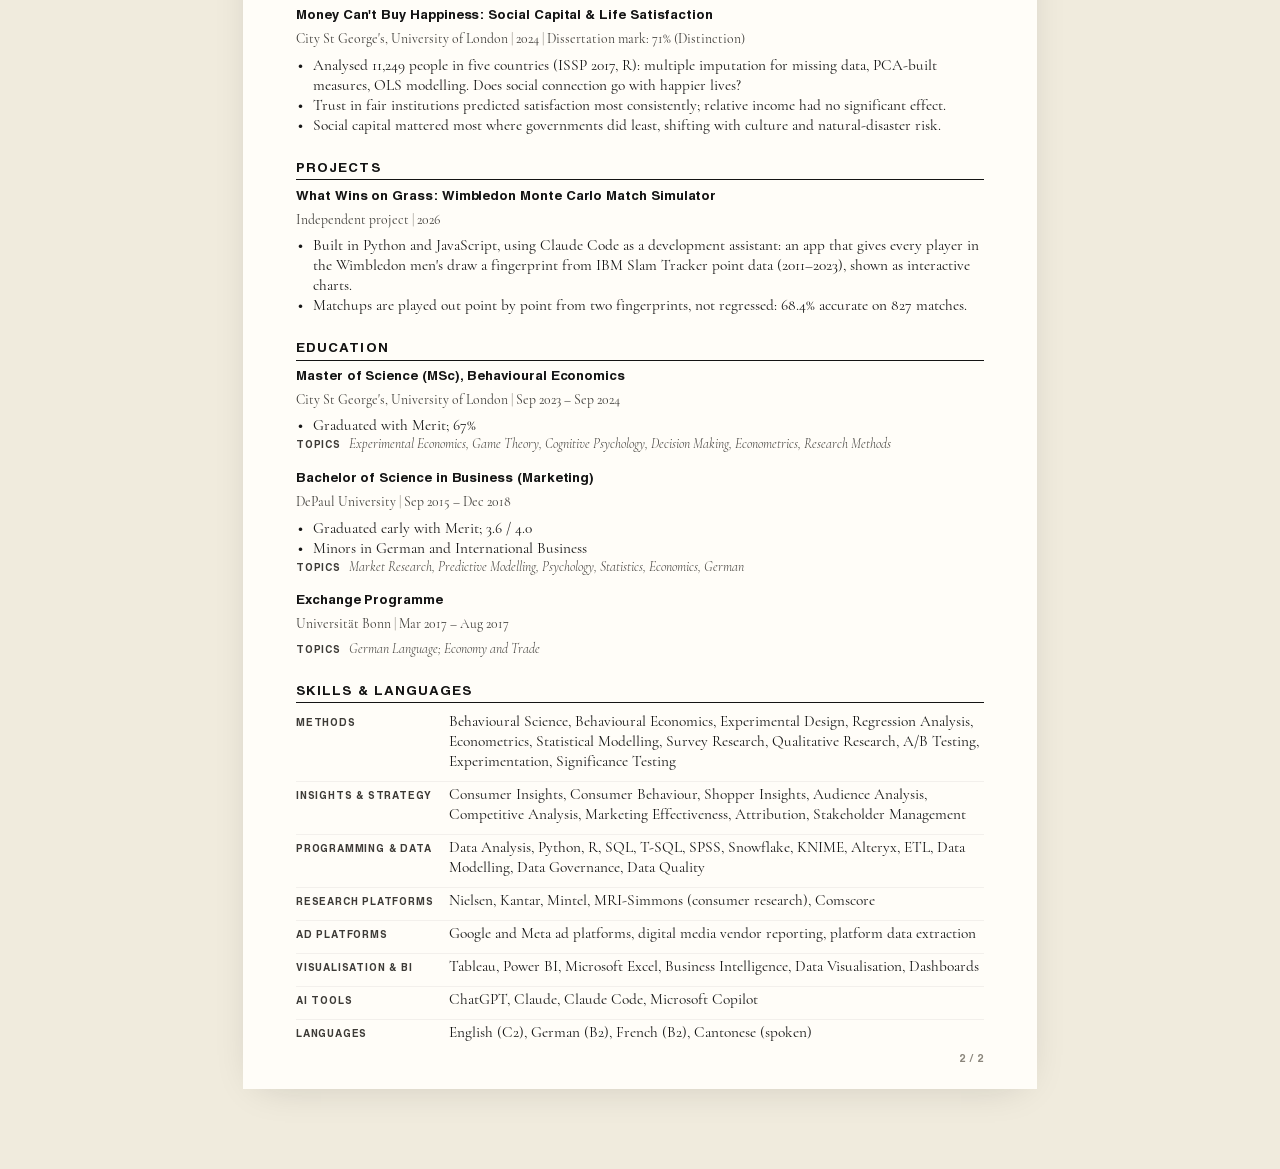
<file: cv.html>
<!doctype html>
<html lang="en">
<head>
<meta charset="utf-8">
<title>Joshua Woodyard · CV</title>
<meta name="viewport" content="width=device-width,initial-scale=1">
<meta name="description" content="Joshua Woodyard — Curriculum Vitae. Behavioural Science | Data Analytics | Market Research. London.">
<meta name="robots" content="noindex">
<meta name="theme-color" content="#F0EBDD">
<!-- Generated by scripts/build_cv.py from cv-data.json. Edit the data or the
     template (templates/cv.template.html), not this file. -->
<link rel="preload" as="font" type="font/woff2" href="fonts/CormorantGaramondCV-Regular.woff2" crossorigin>
<link rel="preload" as="font" type="font/woff2" href="fonts/CormorantGaramondCV-Bold.woff2" crossorigin>
<link rel="preload" as="font" type="font/woff2" href="fonts/Helvetica.woff2" crossorigin>
<link rel="preload" as="font" type="font/woff2" href="fonts/Helvetica-Bold.woff2" crossorigin>
<link rel="preload" as="font" type="font/woff2" href="fonts/NationalCodesUniversal.woff2" crossorigin>
<link rel="stylesheet" href="foundations.css">
<link rel="stylesheet" href="cv.css">
<style>
  /* CV type and layout live in cv.css, shared with the CV Workshop. This
     block is only this page's own chrome. */
  body { background: var(--paper-warm); padding: var(--s-7) 0; }

  /* ---- Screen chrome ----------------------------------------------------- */
  .back-link {
    display: block; max-width: 210mm; margin: 0 auto var(--s-4);
    font-family: var(--font-sans); font-size: 10px; letter-spacing: 0.22em; text-transform: uppercase;
    color: var(--ink-muted); border: none; padding: 0;
  }
  .back-link:hover { color: var(--ink); }

  .lock-tab {
    position: fixed; right: 0; bottom: 0; z-index: 40;
    background: var(--ink); color: var(--paper); border: none; cursor: pointer;
    padding: 10px 14px;
    font-family: var(--font-display); font-weight: 700;
    font-size: 9px; letter-spacing: 0.22em; text-transform: uppercase;
  }
  body[data-unlocked="yes"] .lock-tab { display: none; }
  .lock-form {
    position: fixed; right: 0; bottom: 0; z-index: 41;
    background: var(--ink); padding: 12px 14px;
    display: none; gap: 6px; align-items: center;
  }
  body[data-locking="yes"] .lock-form { display: flex; }
  body[data-locking="yes"] .lock-tab { display: none; }
  .lock-form input {
    background: transparent; border: 1px solid rgba(250,247,240,0.35);
    color: var(--paper); padding: 6px 8px; font-size: 11px; width: 130px;
  }
  .lock-form button {
    background: none; border: 1px solid rgba(250,247,240,0.35); color: var(--paper);
    padding: 6px 10px; cursor: pointer;
    font-family: var(--font-display); font-weight: 700;
    font-size: 9px; letter-spacing: 0.18em; text-transform: uppercase;
  }
  .lock-form .err { color: #ff9a8a; font-size: 10px; }

  .save-panel {
    position: fixed; bottom: 24px; right: 24px; z-index: 50;
    background: var(--ink); color: var(--paper);
    padding: 14px 18px;
    font-family: var(--font-display); font-size: 9px; letter-spacing: 0.28em; text-transform: uppercase;
    display: flex; flex-direction: column; gap: 10px; align-items: flex-start;
    box-shadow: 0 8px 32px -8px #14141466;
  }
  body:not([data-unlocked="yes"]) .save-panel { display: none; }
  .save-panel .sp-label { color: rgba(250,247,240,0.5); }
  .save-panel .sp-row { display: flex; gap: 6px; width: 100%; }
  .save-panel button, .save-panel a.sp-link {
    font-family: var(--font-display); font-weight: 700; font-size: 10px;
    letter-spacing: 0.22em; text-transform: uppercase;
    padding: 8px 12px; border: 1px solid rgba(250,247,240,0.4);
    background: transparent; color: var(--paper); cursor: pointer;
    flex: 1; text-align: center; box-sizing: border-box;
  }
  .save-panel a.sp-link { display: block; width: 100%; }
  .save-panel button:hover, .save-panel a.sp-link:hover { background: rgba(250,247,240,0.1); }
  .save-panel button.active { background: rgba(250,247,240,0.15); border-color: var(--paper); }

  @media print {
    .back-link, .save-panel, .lock-tab, .lock-form { display: none !important; }
    body { background: #fff; padding: 0; }
  }
  @media screen and (max-width: 210mm) {
    body { padding: var(--s-5) 0; }
  }
  @media screen and (max-width: 600px) {
    body { padding: 0; }
    .back-link { padding: var(--s-4) var(--s-5); margin: 0; }
    .save-panel {
      bottom: 0; right: 0; left: 0;
      flex-direction: row; align-items: center; justify-content: space-between;
      padding: 10px 14px; gap: 8px;
    }
    .save-panel .sp-label { display: none; }
    .save-panel .sp-row { width: auto; }
  }
</style>
</head>
<body>

<a class="back-link" href="index.html">← Back to portfolio</a>

<!-- PAGE 1 -->
<article class="page">
  <header class="cv-masthead">
    <p class="cv-tagline trim trim-line">Behavioural Science<span class="sep"> | </span>Data Analytics<span class="sep"> | </span>Market Research</p>
    <h1 class="cv-fullname trim trim-line">Joshua Woodyard</h1>
    <p class="cv-contact trim trim-line">London, United Kingdom<span class="sep"> | </span>Email on request<span class="sep"> | </span>Phone on request<span class="sep"> | </span><a href="https://linkedin.com/in/joshua-woodyard">linkedin.com/in/joshua-woodyard</a></p>
    <p class="cv-stamp trim">CV &middot; November 2026<span class="sep"> | </span>1 / 2</p>
  </header>

  <p class="cv-lede">Behavioural researcher and analyst with 6+ years in consumer insights and analytics across telecom, QSR, retail, media and workforce. Uses experimental design, econometrics and behavioural science to find what actually drives customer and business results, and turns it into recommendations leaders act on. Most recently ran the staffing analytics for 11 global <span class="nb">new-business</span> transitions (<strong>~3,500 roles</strong>) at Publicis Groupe. MSc Behavioural Economics (City St George's, University of London). <span class="nb">Hands-on</span> with SQL, Python, R, Snowflake and Tableau; experienced in A/B testing, attribution and building reliable data pipelines.</p>

  <section class="cv-section">
    <h2 class="trim trim-line">Experience</h2>
    <div class="entry">
      <p class="entry-title trim trim-line">Senior Executive, Data and Insights</p>
      <p class="entry-meta trim trim-line">Publicis Groupe<span class="sep"> | </span>London, UK<span class="sep"> | </span>Jul 2025 – Present</p>
      <ul class="cv-bullets">
      <li>Built an analytics function from scratch for a new domain with no defined scope: data models, governance, taxonomy and standards for incoming client workforces, and <span class="nb">plain-language</span> reporting for <span class="nb">non-technical</span> leaders.</li>
      <li>Ran the staffing analytics for 11 global <span class="nb">new-business</span> transitions (<strong>~3,500 roles</strong>, <span class="nb">90-day</span> targets, 40+ markets), using Power BI dashboards and <span class="nb">rule-based</span> checks to surface delays and stalled roles.</li>
      <li>Led 2 transitions to full contractual staffing compliance, including one under a <span class="nb">role-by-role</span> client audit across <strong>23 markets</strong>, from Nigeria to the Philippines, that met a 100% staffing commitment.</li>
      </ul>
    </div>
    <div class="entry">
      <p class="entry-title trim trim-line">Senior Analyst, Analytics and <span class="nb">Business Intelligence</span></p>
      <p class="entry-meta trim trim-line">Horizon Media<span class="sep"> | </span>New York City, US<span class="sep"> | </span>Jan 2022 – Sep 2023</p>
      <ul class="cv-bullets">
      <li>Contributed to the team standardising analytics practice across a <strong><span class="nb">129-person</span> division</strong>, helping develop the repeatable training course delivered to its analysts and managers, and sat on the hiring panel for new analysts.</li>
      <li>Built standardised KNIME modules for data cleaning, ID matching and automated QA across all audited accounts, replacing <span class="nb">one-off</span> fixes with one maintainable process and cutting reporting runtime by <strong>13%</strong>.</li>
      <li>Advised new and existing clients with media spend in the <strong>hundreds of millions</strong>, building and maintaining their Tableau dashboards and visualisation products.</li>
      </ul>
    </div>
    <div class="entry">
      <p class="entry-title trim trim-line">Freelance Researcher <span class="nb">(Part-time)</span></p>
      <p class="entry-meta trim trim-line">UNIQLO<span class="sep"> | </span>New York City, US<span class="sep"> | </span>May 2021 – May 2023</p>
      <ul class="cv-bullets">
      <li>Embedded with UNIQLO's Global Creative Lab, running <span class="nb">fast-turnaround,</span> <span class="nb">open-brief</span> qualitative and quantitative research into brand direction.</li>
      <li>In one sales study, found around a dozen <span class="nb">top-50</span> products customers bought together (<strong>0.90+ correlation</strong> across eight stores) that rarely held prime floor space; recommended moving them to key positions for peak weekends; presented the findings to UNIQLO's global brand director.</li>
      </ul>
    </div>
    <div class="entry">
      <p class="entry-title trim trim-line">Senior Analyst</p>
      <p class="entry-meta trim trim-line">Horizon Media<span class="sep"> | </span>New York City, US<span class="sep"> | </span>Jul 2020 – Jan 2022</p>
      <ul class="cv-bullets">
      <li>On the Petco account, consolidated all digital vendors and media buys, including Google and Meta, into a single <span class="nb">placement-level</span> reporting set, integrating Nielsen audience data for digital TV and switchable attribution models, giving the client one view of performance across the full buy.</li>
      <li>Maintained production ETL pipelines <span class="nb">(T-SQL,</span> KNIME, Snowflake) on databases of 500,000+ rows, consolidating up to 20 vendor, platform and <span class="nb">reporting-layer</span> sources into final reporting tables for a <span class="nb">nine-figure</span> retail client; ingested platform data via APIs and managed data vendors.</li>
      </ul>
    </div>
    <div class="entry">
      <p class="entry-title trim trim-line">Analyst</p>
      <p class="entry-meta trim trim-line">Horizon Media<span class="sep"> | </span>New York City, US<span class="sep"> | </span>Dec 2019 – Jul 2020</p>
      <ul class="cv-bullets">
      <li>On the Sprint and Boost Mobile accounts, consolidated vendor feeds from Google, Meta and other platforms into one SQL dataset, then prepared the weekly reporting and quarterly <span class="nb">post-campaign</span> analyses that steered budget allocation, using Cuebiq location data to link digital media to store visits.</li>
      <li>Partnered with Kantar on <span class="nb">control-vs-exposed</span> tests of two creative directions for Boost Mobile's relaunch, measuring purchase intent; analysed and validated results with confidence intervals. The <span class="nb">story-led</span> creative drove ~5% more clicks and stronger <span class="nb">upper-funnel</span> engagement, informing the next creative brief.</li>
      </ul>
    </div>
  </section>
</article>

<!-- PAGE 2 -->
<article class="page">
  <section class="cv-section">
    <h2 class="trim trim-line">Experience (continued)</h2>
    <div class="entry">
      <p class="entry-title trim trim-line">Strategy Associate</p>
      <p class="entry-meta trim trim-line">Publicis Media<span class="sep"> | </span>New York City, US<span class="sep"> | </span>Apr 2019 – Dec 2019</p>
      <ul class="cv-bullets">
      <li>On the Dunkin' account, prepared a competitive analysis of the QSR segment from several syndicated research sources to support a broad strategy reset across the New England and Midwest markets.</li>
      </ul>
    </div>
  </section>

  <section class="cv-section">
    <h2 class="trim trim-line">Research</h2>
    <div class="entry">
      <p class="entry-title trim trim-line">Money Can't Buy Happiness: Social Capital &amp; Life Satisfaction</p>
      <p class="entry-meta trim trim-line">City St George's, University of London<span class="sep"> | </span>2024<span class="sep"> | </span>Dissertation mark: 71% (Distinction)</p>
      <ul class="cv-bullets">
      <li>Analysed 11,249 people in five countries (ISSP 2017, R): multiple imputation for missing data, <span class="nb">PCA-built</span> measures, OLS modelling. Does social connection go with happier lives?</li>
      <li>Trust in fair institutions predicted satisfaction most consistently; relative income had no significant effect.</li>
      <li>Social capital mattered most where governments did least, shifting with culture and <span class="nb">natural-disaster</span> risk.</li>
      </ul>
    </div>
  </section>

  <section class="cv-section">
    <h2 class="trim trim-line">Projects</h2>
    <div class="entry">
      <p class="entry-title trim trim-line">What Wins on Grass: Wimbledon Monte Carlo Match Simulator</p>
      <p class="entry-meta trim trim-line">Independent project<span class="sep"> | </span>2026</p>
      <ul class="cv-bullets">
      <li>Built in Python and JavaScript, using Claude Code as a development assistant: an app that gives every player in the Wimbledon men's draw a fingerprint from IBM Slam Tracker point data (2011–2023), shown as interactive charts.</li>
      <li>Matchups are played out point by point from two fingerprints, not regressed: 68.4% accurate on 827 matches.</li>
      </ul>
    </div>
  </section>

  <section class="cv-section">
    <h2 class="trim trim-line">Education</h2>
    <div class="entry">
      <p class="entry-title trim trim-line">Master of Science (MSc), Behavioural Economics</p>
      <p class="entry-meta trim trim-line">City St George's, University of London<span class="sep"> | </span>Sep 2023 – Sep 2024</p>
      <ul class="cv-bullets edu-bullets">
      <li>Graduated with Merit; 67%</li>
      <li class="topics"><b>Topics</b>Experimental Economics, Game Theory, Cognitive Psychology, Decision Making, Econometrics, Research Methods</li>
      </ul>
    </div>
    <div class="entry">
      <p class="entry-title trim trim-line">Bachelor of Science in Business (Marketing)</p>
      <p class="entry-meta trim trim-line">DePaul University<span class="sep"> | </span>Sep 2015 – Dec 2018</p>
      <ul class="cv-bullets edu-bullets">
      <li>Graduated early with Merit; 3.6 / 4.0</li>
      <li>Minors in German and International Business</li>
      <li class="topics"><b>Topics</b>Market Research, Predictive Modelling, Psychology, Statistics, Economics, German</li>
      </ul>
    </div>
    <div class="entry">
      <p class="entry-title trim trim-line">Exchange Programme</p>
      <p class="entry-meta trim trim-line">Universität Bonn<span class="sep"> | </span>Mar 2017 – Aug 2017</p>
      <ul class="cv-bullets edu-bullets">
      <li class="topics"><b>Topics</b>German Language; Economy and Trade</li>
      </ul>
    </div>
  </section>

  <section class="cv-section">
    <h2 class="trim trim-line">Skills &amp; Languages</h2>
    <div class="skill-row">
      <p class="k trim trim-block">Methods</p>
      <p class="v trim trim-block">Behavioural Science, Behavioural Economics, Experimental Design, Regression Analysis, Econometrics, Statistical Modelling, Survey Research, Qualitative Research, A/B Testing, Experimentation, Significance Testing</p>
    </div>
    <div class="skill-row">
      <p class="k trim trim-block">Insights &amp; Strategy</p>
      <p class="v trim trim-block">Consumer Insights, Consumer Behaviour, Shopper Insights, Audience Analysis, Competitive Analysis, Marketing Effectiveness, Attribution, Stakeholder Management</p>
    </div>
    <div class="skill-row">
      <p class="k trim trim-block">Programming &amp; Data</p>
      <p class="v trim trim-block">Data Analysis, Python, R, SQL, <span class="nb">T-SQL,</span> SPSS, Snowflake, KNIME, Alteryx, ETL, Data Modelling, Data Governance, Data Quality</p>
    </div>
    <div class="skill-row">
      <p class="k trim trim-block">Research Platforms</p>
      <p class="v trim trim-block">Nielsen, Kantar, Mintel, <span class="nb">MRI-Simmons</span> (consumer research), Comscore</p>
    </div>
    <div class="skill-row">
      <p class="k trim trim-block">Ad Platforms</p>
      <p class="v trim trim-block">Google and Meta ad platforms, digital media vendor reporting, platform data extraction</p>
    </div>
    <div class="skill-row">
      <p class="k trim trim-block">Visualisation &amp; BI</p>
      <p class="v trim trim-block">Tableau, Power BI, Microsoft Excel, <span class="nb">Business Intelligence</span>, Data Visualisation, Dashboards</p>
    </div>
    <div class="skill-row">
      <p class="k trim trim-block">AI Tools</p>
      <p class="v trim trim-block">ChatGPT, Claude, Claude Code, Microsoft Copilot</p>
    </div>
    <div class="skill-row">
      <p class="k trim trim-block">Languages</p>
      <p class="v trim trim-block">English (C2), German (B2), French (B2), Cantonese (spoken)</p>
    </div>
  </section>

  <!-- Page number only, at the foot and outside the flow: a name or date at
       the top of page 2 was read as part of the last role on page 1. -->
  <p class="cv-pagefoot trim">2 / 2</p>
</article>

<button class="lock-tab" onclick="openLock()">Tools</button>
<form class="lock-form" onsubmit="return unlock(event)">
  <input type="password" id="lock-pw" placeholder="Password" autocomplete="off">
  <button type="submit">Unlock</button>
  <span class="err" id="lock-err"></span>
</form>

<div class="save-panel">
  <span class="sp-label">Joshua Woodyard · CV · Master</span>
  <div class="sp-row">
    <button class="active" id="btn-colour" onclick="setColour('colour')">Colour</button>
    <button id="btn-grey" onclick="setColour('grey')">Greyscale</button>
  </div>
  <button onclick="window.print()">Save as PDF →</button>
  <a class="sp-link" href="cv-ats.html">ATS version →</a>
  <a class="sp-link" href="tailor.html">CV Workshop →</a>
  <span class="sp-label" style="margin-top:2px;">Full contact details are in the Workshop</span>
</div>
<script>
  const WORKER_URL = "https://joshua-cv-tailor.woodyardjoshuae.workers.dev";

  function openLock() {
    document.body.dataset.locking = 'yes';
    document.getElementById('lock-pw').focus();
  }

  async function unlock(e) {
    e.preventDefault();
    const pw = document.getElementById('lock-pw').value;
    const err = document.getElementById('lock-err');
    err.textContent = '';
    try {
      const res = await fetch(WORKER_URL, {
        method: 'POST',
        headers: { 'Content-Type': 'application/json' },
        body: JSON.stringify({ password: pw, action: 'verify' }),
      });
      if (!res.ok) { err.textContent = 'No'; return false; }
      sessionStorage.setItem('cv-tailor-pw', pw);
      document.body.dataset.unlocked = 'yes';
      document.body.dataset.locking = '';
    } catch {
      err.textContent = 'Offline';
    }
    return false;
  }

  if (sessionStorage.getItem('cv-tailor-pw')) document.body.dataset.unlocked = 'yes';

  function setColour(mode) {
    document.body.dataset.colour = mode;
    document.getElementById('btn-colour').classList.toggle('active', mode === 'colour');
    document.getElementById('btn-grey').classList.toggle('active', mode === 'grey');
  }
</script>

</body>
</html>
</file>
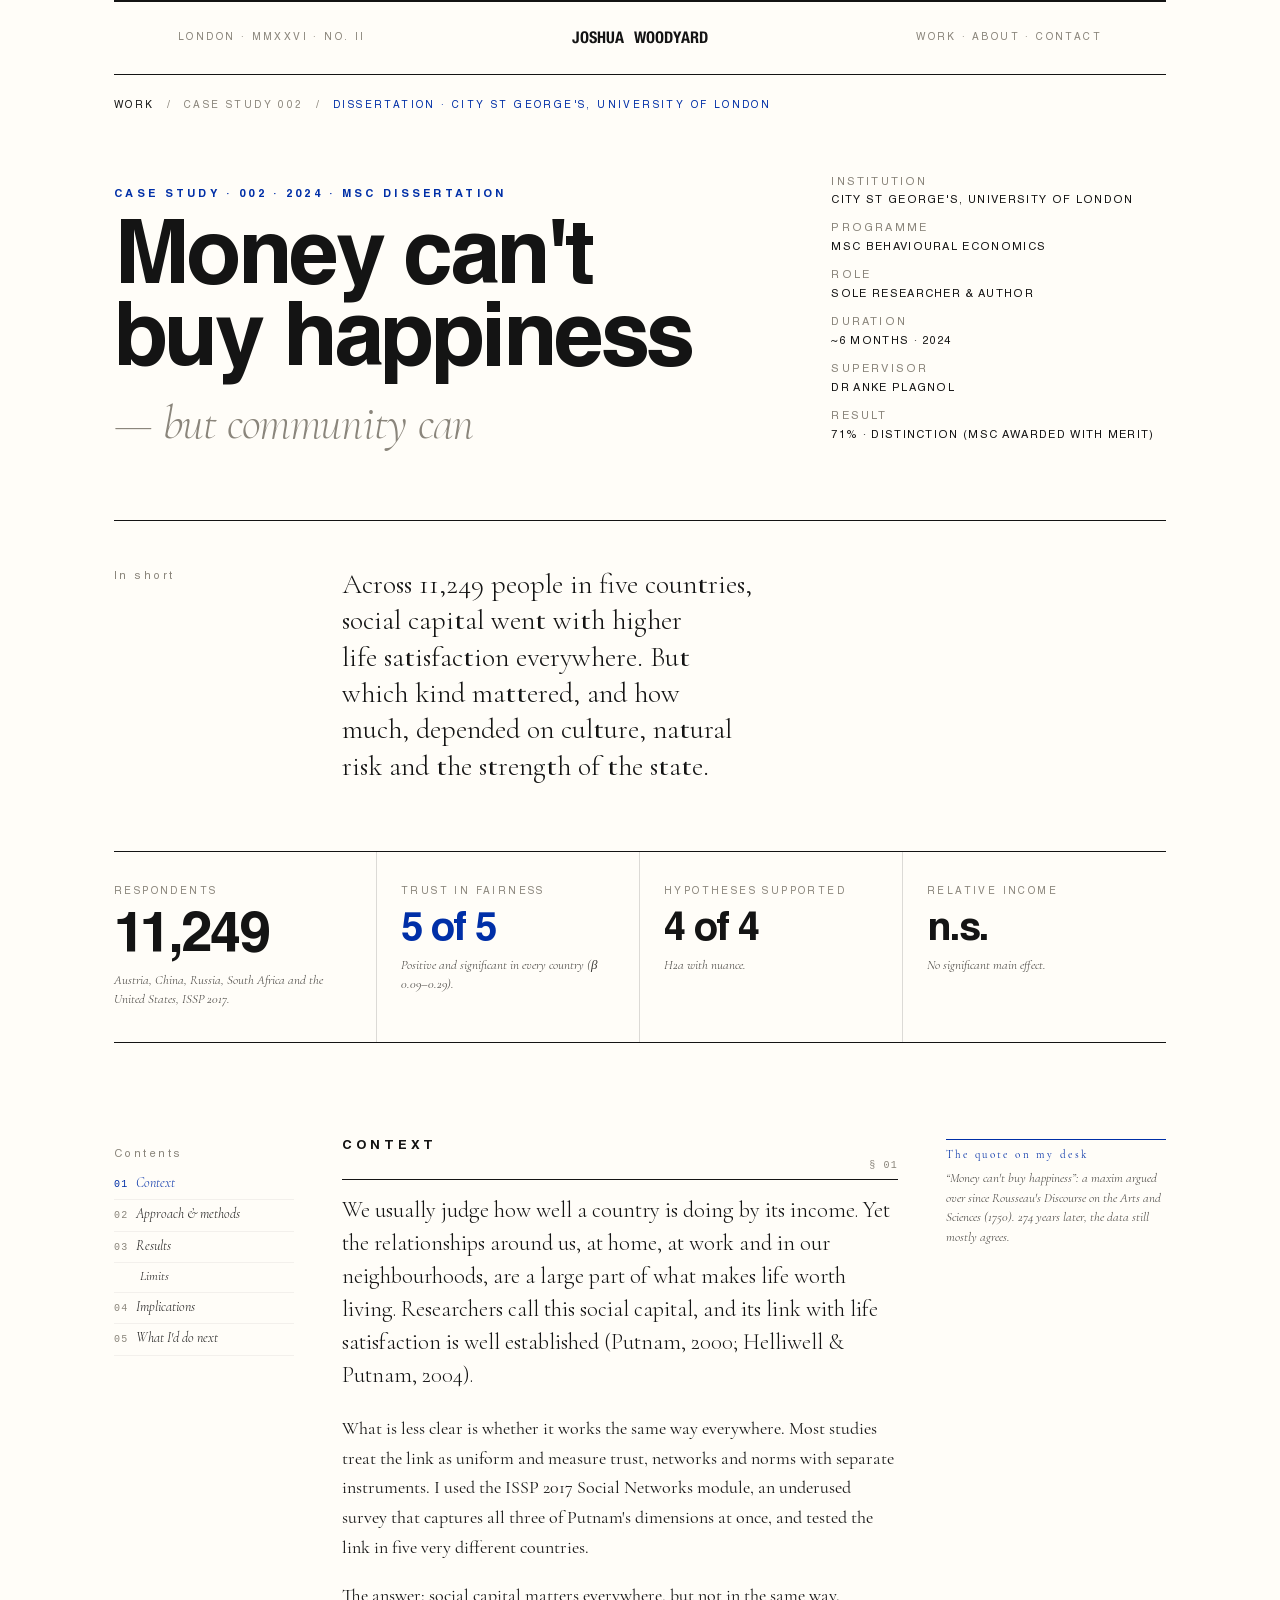
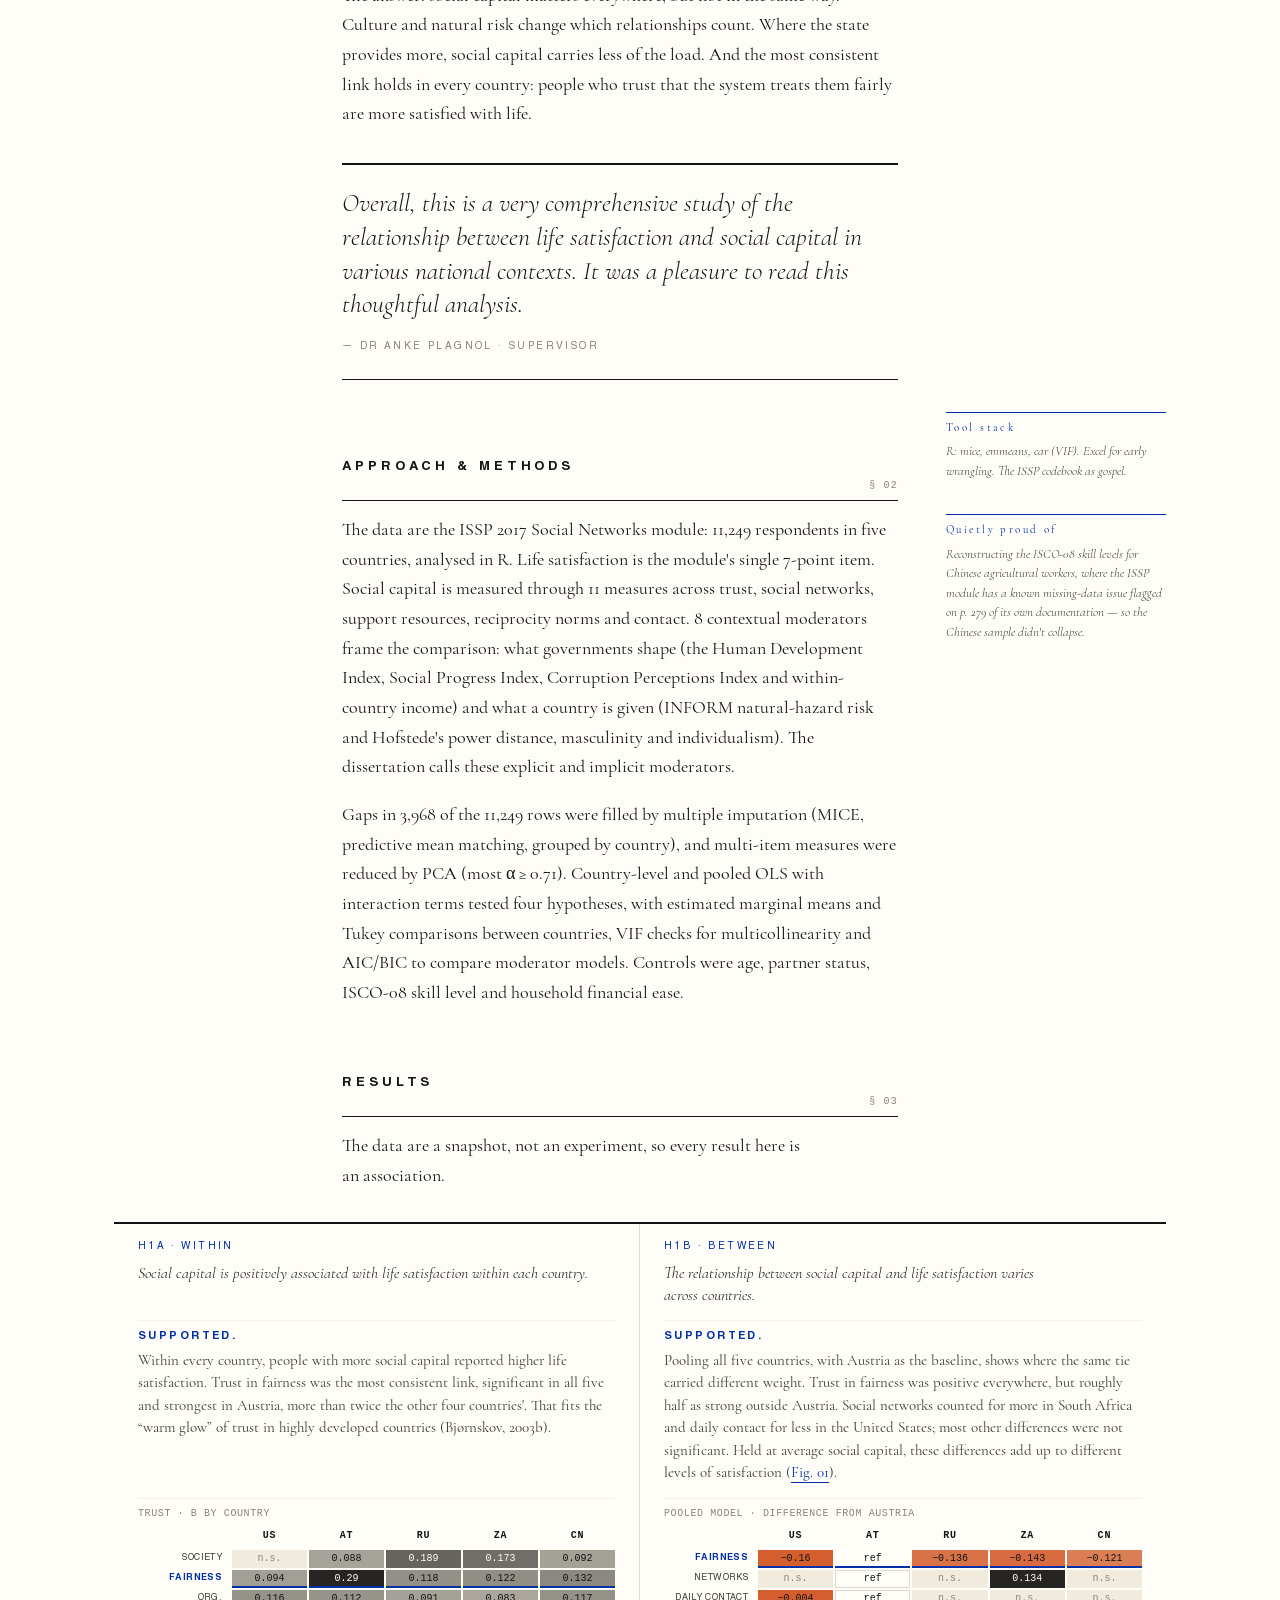
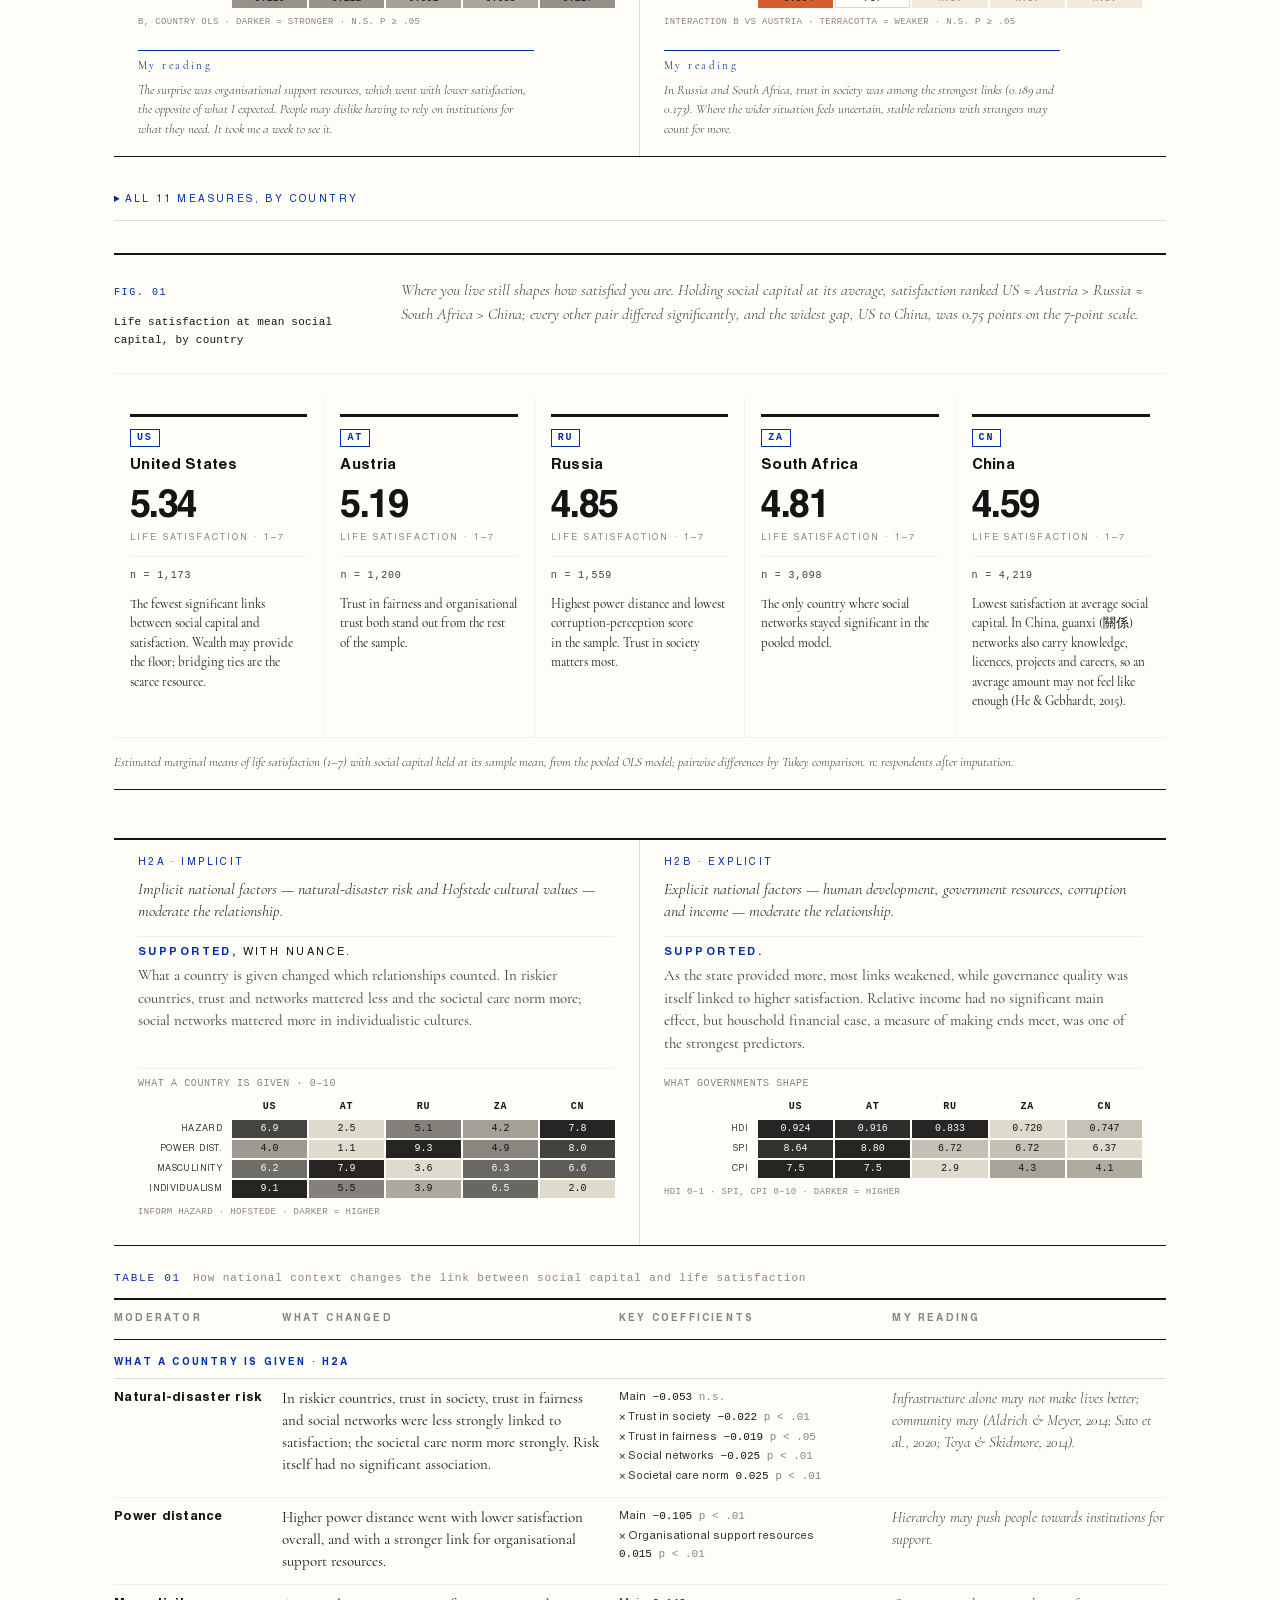
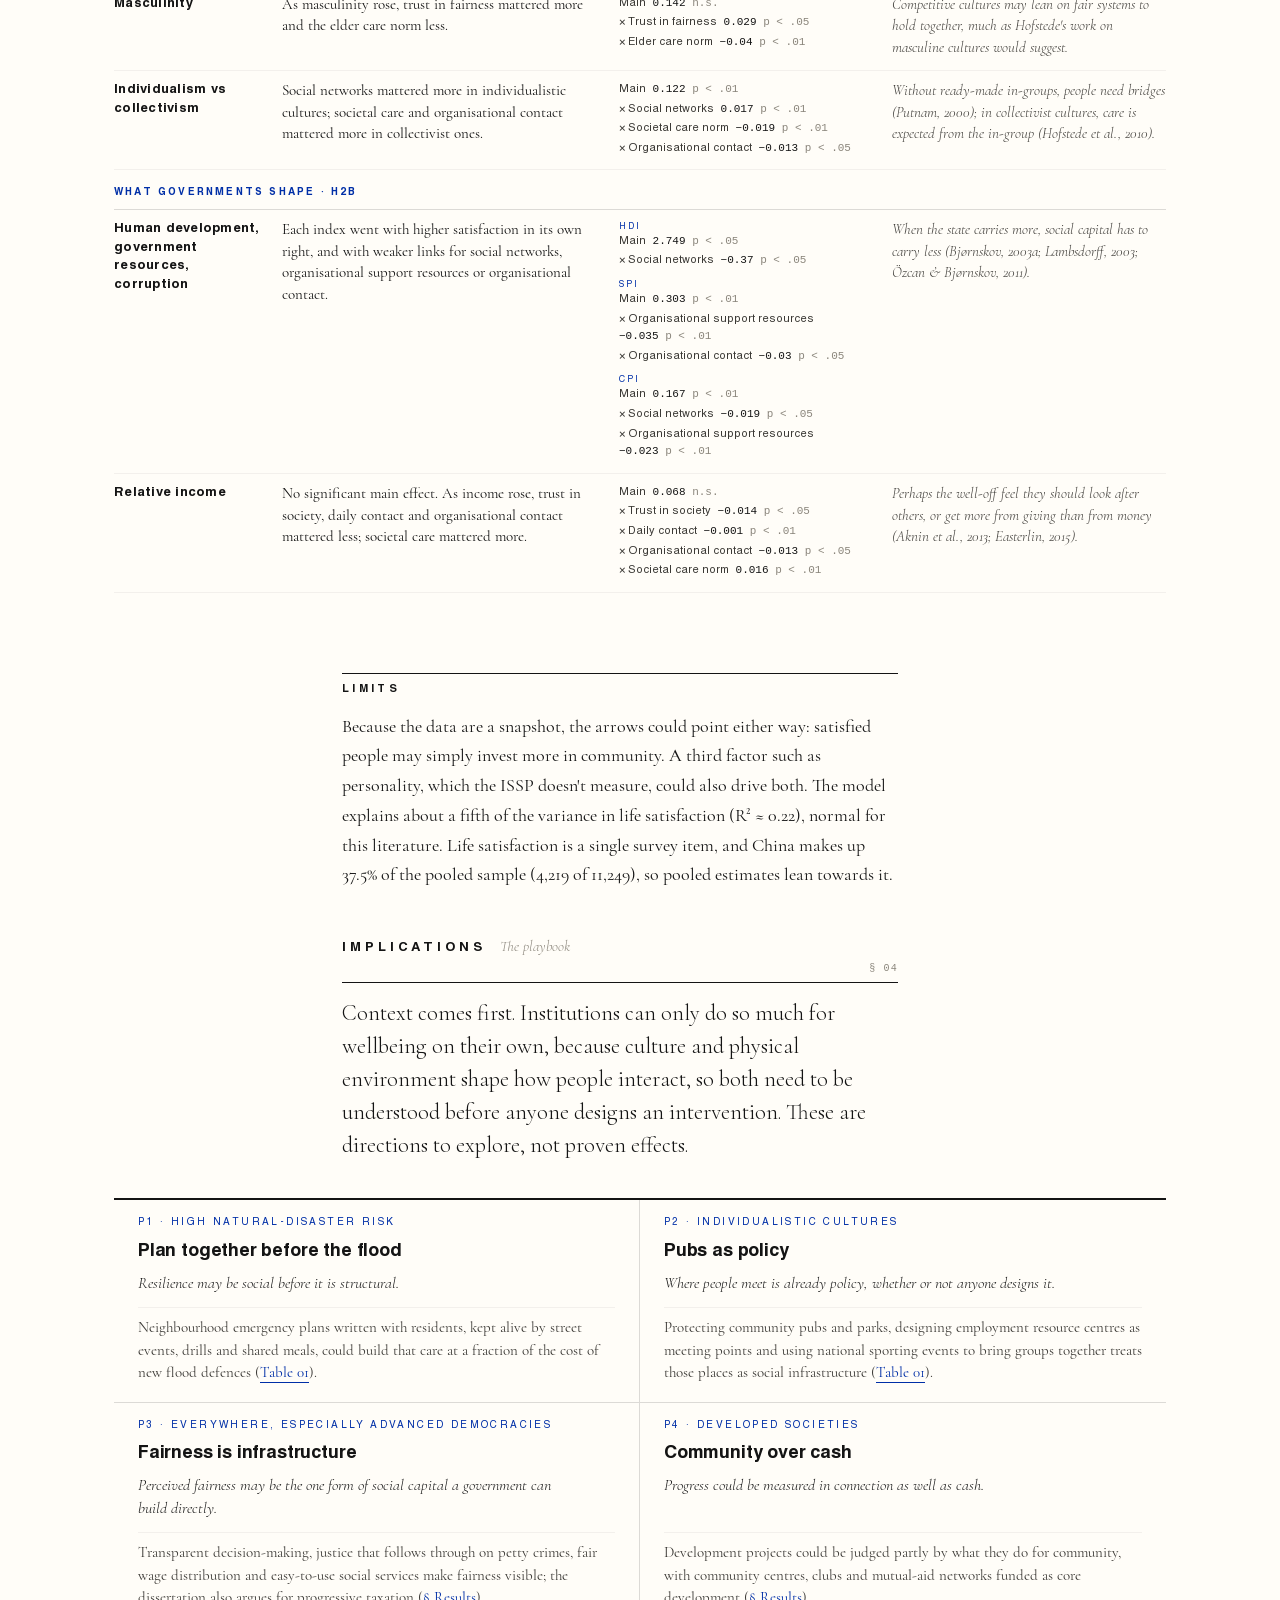
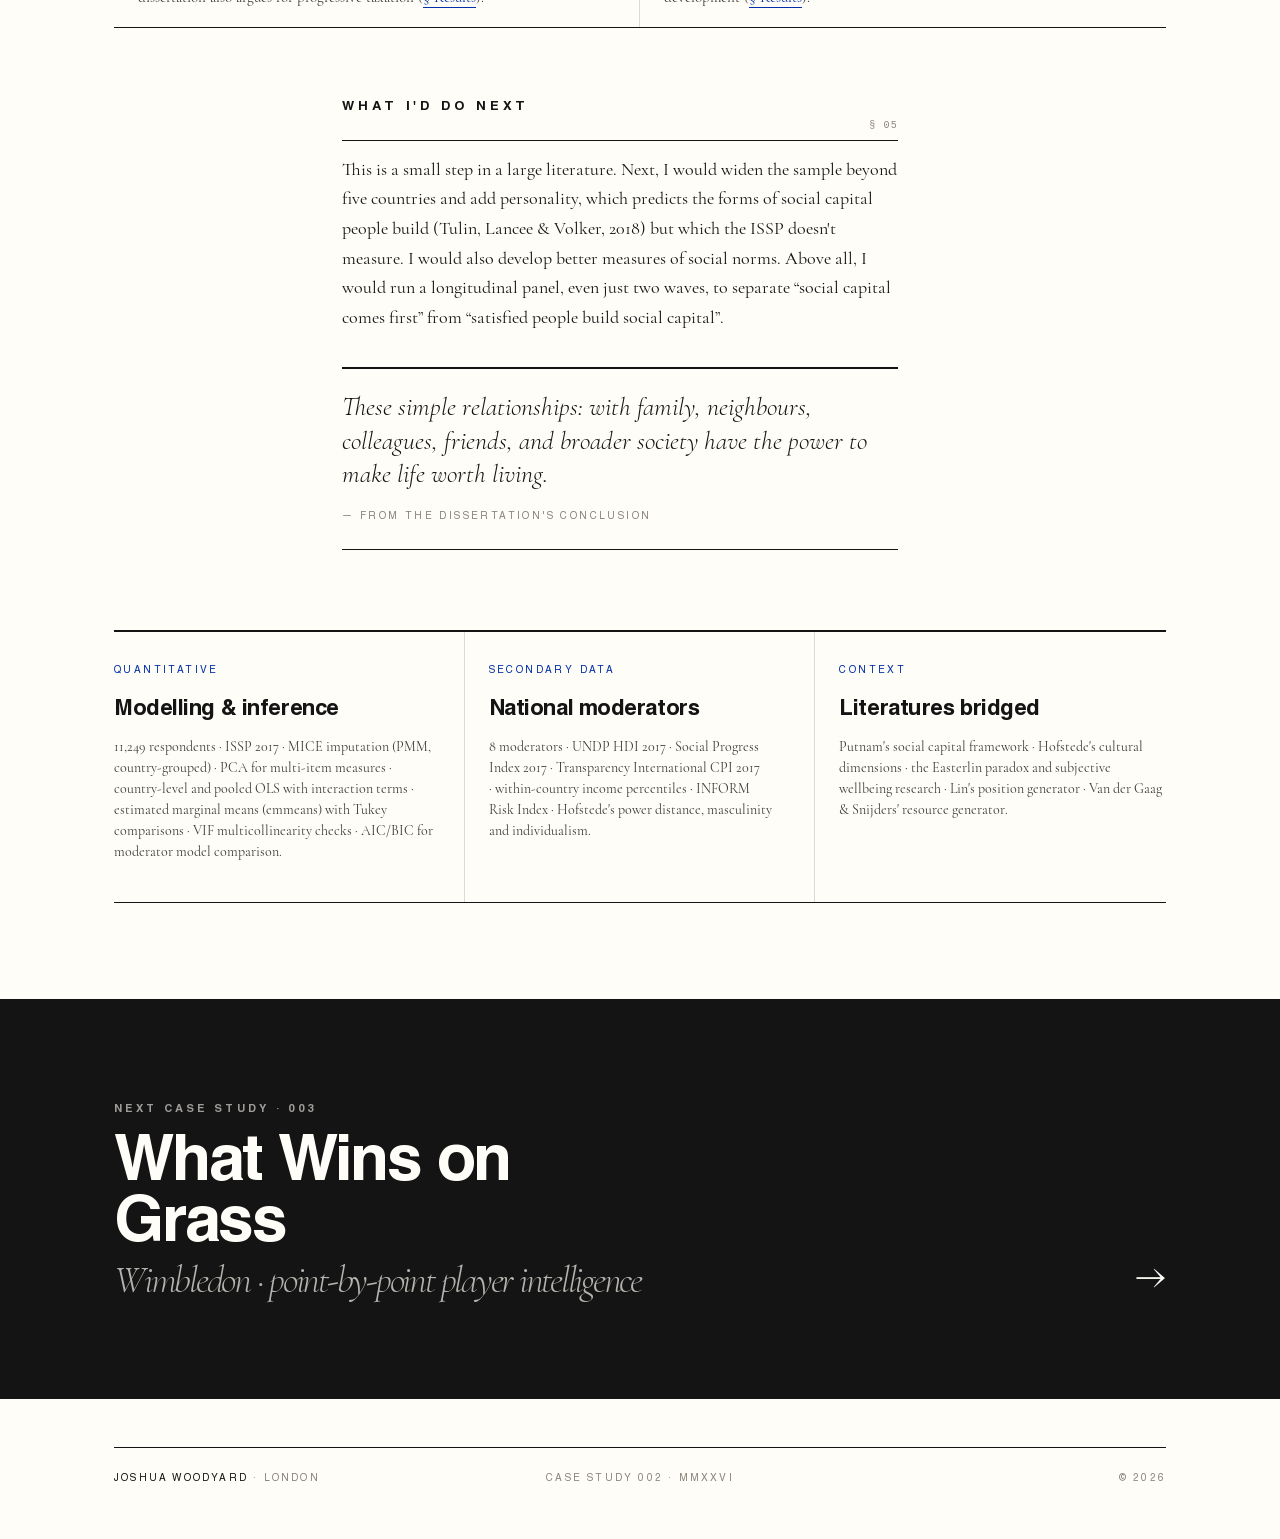
<file: dissertation-case-study.html>
<!doctype html>
<html lang="en">
<head>
<meta charset="utf-8">
<!-- GENERATED by scripts/build_dissertation.py from data/dissertation.json and
     templates/dissertation.template.html. Edit those, then rebuild. -->
<title>Money can't buy happiness — but community can · Joshua Woodyard</title>
<meta name="viewport" content="width=device-width,initial-scale=1">
<link rel="icon" href="data:image/svg+xml,%3Csvg xmlns=%27http://www.w3.org/2000/svg%27 viewBox=%270 0 32 32%27%3E%3Crect width=%2732%27 height=%2732%27 fill=%27%23002FA7%27/%3E%3C/svg%3E">
<meta name="description" content="How social capital and life satisfaction relate across Austria, China, Russia, South Africa and the United States: an MSc dissertation by Joshua Woodyard, City St George's, University of London.">
<meta name="theme-color" content="#FFFDF8">
<link rel="preload" as="font" type="font/woff2" href="fonts/Helvetica-Bold.woff2" crossorigin>
<link rel="preload" as="font" type="font/woff2" href="fonts/CormorantGaramondCV-Light.woff2" crossorigin>
<link rel="stylesheet" href="foundations.css?v=59">
<script>document.documentElement.classList.add('js');</script>
<style>
  /* Case study 002. The design kit is foundations.css; the components are
     case study 001's and this page's original ones (title block, deck, stat
     row, contents | text | marginalia, hypothesis grid, country cards,
     moderation table, methods strip). The next-case band is shared and lives
     in foundations.css.

     After the stat row, prose sits in the TEXT column with notes in the margin,
     and tables and figures run the full page width, centred. The contents list
     rides in a rail over the left column; with JS it is sticky and steps
     aside while a full-width block passes under it. */
  body { padding: 0; }
  .shell { max-width: 1180px; margin: 0 auto; padding: 0 var(--page-pad); }
  .vh { position: absolute !important; width: 1px; height: 1px; overflow: hidden; clip: rect(0 0 0 0); clip-path: inset(50%); white-space: nowrap; }
  abbr[title] { text-decoration: none; border: none; cursor: help; }

  .crumb {
    padding: var(--s-5) 0 0; display: flex; gap: 12px;
    font-family: var(--font-display); font-size: 10px; letter-spacing: 0.24em; text-transform: uppercase; color: var(--ink-muted);
  }
  .crumb a { color: var(--ink); border: none; }
  .crumb .now { color: var(--cobalt); }

  /* Title block */
  .title-block {
    padding: var(--s-7) 0 var(--s-8);
    border-bottom: 1px solid var(--ink);
    display: grid; grid-template-columns: 2fr 1fr; gap: var(--s-7); align-items: end;
  }
  .title-block .eyebrow {
    font-family: var(--font-display); font-size: 11px; letter-spacing: 0.3em; text-transform: uppercase; color: var(--cobalt); display: block; margin-bottom: var(--s-4);
  }
  .title-block h1 {
    font-family: var(--font-display); font-size: clamp(38px, 7vw, 108px); font-weight: 700;
    letter-spacing: -0.04em; line-height: 0.92; text-wrap: balance;
    overflow-wrap: break-word;
  }
  .title-block h1 em { font-family: var(--font-body); font-weight: 300; font-style: italic; color: var(--ink-muted); font-size: 0.52em; letter-spacing: -0.015em; display: block; margin-top: var(--s-4); line-height: 1.2; }
  .title-block .meta { padding-bottom: var(--s-3); font-family: var(--font-display); font-size: 11px; letter-spacing: 0.2em; text-transform: uppercase; color: var(--ink-muted); }
  .title-block .meta .k { color: var(--ink-muted); display: block; margin-top: var(--s-3); }
  .title-block .meta .v { color: var(--ink); display: block; margin-top: 3px; letter-spacing: 0.12em; }

  /* Deck: the article's columns, so the standfirst lines up with the prose */
  .deck-block {
    padding: var(--s-7) 0 var(--s-8);
    border-bottom: 1px solid var(--ink);
    display: grid; grid-template-columns: 180px minmax(0, 660px) 220px; column-gap: var(--s-7); align-items: start;
  }
  .deck-block .side .label--micro { color: var(--ink-muted); display: block; margin-bottom: 6px; }
  .deck-block .standfirst { grid-column: 2 / 4; font-family: var(--font-body); font-weight: 300; font-size: 28px; line-height: 1.3; color: var(--ink); max-width: 32ch; text-wrap: balance; margin: 0; }

  /* Stat row */
  .stat-row { display: grid; grid-template-columns: repeat(4, 1fr); border-bottom: 1px solid var(--ink); }
  .stat-row .s { padding: var(--s-6) var(--s-5); border-right: 1px solid var(--rule-strong); }
  .stat-row .s:first-child { padding-left: 0; }
  .stat-row .s:last-child  { padding-right: 0; border-right: none; }
  .stat-row .s .k { display: block; line-height: 1.5; font-family: var(--font-display); font-size: 10px; letter-spacing: 0.24em; text-transform: uppercase; color: var(--ink-muted); }
  .stat-row .s .v { font-family: var(--font-display); font-size: 56px; line-height: 0.95; font-weight: 700; letter-spacing: -0.04em; color: var(--ink); margin-top: var(--s-3); font-variant-numeric: tabular-nums; }
  .stat-row .s .v--cobalt { color: var(--cobalt); }
  .stat-row .s .v--small { font-size: 40px; }
  .stat-row .s .n { font-family: var(--font-body); font-style: italic; font-size: 13px; color: var(--ink-soft); margin-top: 8px; line-height: 1.45; }

  /* Article: rail | text | margin; full-width blocks span all three */
  .article {
    position: relative; padding: var(--s-9) 0 0;
    display: grid; grid-template-columns: 180px minmax(0, 660px) 220px; column-gap: var(--s-7);
  }
  .toc-rail { position: absolute; top: var(--s-9); bottom: 0; left: 0; width: 180px; }
  .leftnotes { padding-top: var(--s-2); transition: opacity 160ms ease, visibility 160ms ease; }
  .js .toc-rail .leftnotes { position: sticky; top: calc(var(--nameplate-h) + var(--s-5)); }
  .leftnotes.is-tucked { opacity: 0; visibility: hidden; }
  .main { display: contents; }
  .main > .col { grid-column: 2; }
  .main > .marg { grid-column: 3; }
  .main > .wide { grid-column: 1 / -1; }

  .article h2 {
    font-family: var(--font-display); font-size: 13px; font-weight: 700;
    letter-spacing: 0.3em; text-transform: uppercase;
    padding-bottom: 8px; border-bottom: 1px solid var(--ink);
    margin: var(--s-7) 0 var(--s-4);
    scroll-margin-top: calc(var(--nameplate-h) + var(--s-5));
  }
  .main > .col:first-child > h2:first-child { margin-top: 0; }
  .article h2 .sub { font-family: var(--font-body); font-weight: 300; font-style: italic; text-transform: none; letter-spacing: 0; color: var(--ink-muted); font-size: 15px; margin-left: 6px; }
  .article .section-num { font-family: var(--font-mono); font-size: 10px; color: var(--ink-muted); letter-spacing: 0.12em; display: block; text-align: right; padding-top: var(--s-2); font-weight: 400; }
  /* Limits: a real subsection under Results */
  .article h3.subsec {
    font-family: var(--font-display); font-size: 11px; font-weight: 700;
    letter-spacing: 0.3em; text-transform: uppercase; color: var(--ink);
    padding-top: 8px; border-top: 1px solid var(--ink);
    margin: var(--s-7) 0 var(--s-4);
    scroll-margin-top: calc(var(--nameplate-h) + var(--s-5));
  }
  .article p { font-family: var(--font-body); font-size: 18px; line-height: 1.65; color: var(--ink); margin-bottom: 1em; }
  .article p.lead { font-size: 22px; line-height: 1.5; font-weight: 300; }
  .article a { color: var(--cobalt); border-bottom: 1px solid currentColor; }
  .article blockquote {
    border-top: 2px solid var(--ink); border-bottom: 1px solid var(--ink);
    padding: var(--s-5) 0; margin: var(--s-6) 0;
  }
  .article blockquote p {
    font-family: var(--font-body); font-style: italic; font-weight: 300;
    font-size: 26px; line-height: 1.3; color: var(--ink); margin: 0; max-width: none;
  }
  .article blockquote .attrib {
    font-family: var(--font-display); font-size: 10px; letter-spacing: 0.24em; text-transform: uppercase; color: var(--ink-muted); margin-top: var(--s-4); display: block;
  }

  /* Marginalia and contents */
  .article aside {
    font-family: var(--font-body); font-size: 13px; font-style: italic; line-height: 1.5; color: var(--ink-soft);
    padding-top: var(--s-2); border-top: 1px solid var(--cobalt); margin-bottom: var(--s-6);
  }
  .article aside .label--micro { color: var(--cobalt); font-style: normal; display: block; margin-bottom: 6px; }
  .article .leftnotes .label--micro { color: var(--ink-muted); display: block; margin-bottom: 6px; }
  .article .leftnotes .toc { font-family: var(--font-body); font-style: italic; font-size: 14px; line-height: 1.6; color: var(--ink); }
  .article .leftnotes .toc a { border: none; color: var(--ink); display: block; padding: 4px 0; border-bottom: 1px solid var(--rule); }
  .article .leftnotes .toc a:hover, .article .leftnotes .toc a[aria-current="true"] { color: var(--cobalt); }
  .article .leftnotes .toc a.toc-sub { padding-left: 26px; font-size: 13px; }
  .article .leftnotes .toc .n { font-family: var(--font-mono); font-size: 10px; color: var(--ink-muted); letter-spacing: 0.12em; margin-right: 8px; font-style: normal; }
  .article .leftnotes .toc a[aria-current="true"] .n { color: var(--cobalt); }

  /* Card grids (hypotheses and playbook). Cards share row tracks through
     subgrid, so code, question, verdict, body, visual and reading line up
     across each pair. */
  .hyp {
    border-top: 2px solid var(--ink); border-bottom: 1px solid var(--ink);
    display: grid; grid-template-columns: repeat(2, minmax(0, 1fr));
    margin: var(--s-3) 0 var(--s-5);
  }
  .hyp .h {
    display: grid; grid-template-rows: subgrid; grid-row: span var(--rows, 5); align-content: start;
    padding: var(--s-4) var(--s-5); border-right: 1px solid var(--rule-strong); border-bottom: 1px solid var(--rule-strong); break-inside: avoid;
  }
  .hyp--h1 .h { --rows: 6; }
  .hyp--h2 .h { --rows: 5; }
  .hyp--play .h { --rows: 4; }
  .hyp .h:nth-of-type(2n) { border-right: none; }
  .hyp .h:nth-last-of-type(-n+2) { border-bottom: none; }
  .hyp .h .code { font-family: var(--font-display); font-size: 10px; letter-spacing: 0.24em; text-transform: uppercase; color: var(--cobalt); }
  .hyp .h .title { font-family: var(--font-display); font-size: 18px; font-weight: 700; letter-spacing: -0.01em; color: var(--ink); margin: 8px 0 0; text-transform: none; }
  .hyp .h .q { font-family: var(--font-body); font-style: italic; font-size: 16px; line-height: 1.4; color: var(--ink); margin: 8px 0 0; }
  .hyp .h .verdict { font-family: var(--font-display); font-size: 11px; letter-spacing: 0.22em; text-transform: uppercase; color: var(--ink); margin-top: var(--s-3); display: block; padding-top: 8px; border-top: 1px solid var(--rule); align-self: start; }
  .hyp .h .verdict strong { color: var(--cobalt); font-weight: 700; }
  .hyp .h p.body { font-family: var(--font-body); font-size: 15px; line-height: 1.5; color: var(--ink-soft); margin: 6px 0 0; max-width: none; }
  .hyp .h p.body a { color: var(--cobalt); }
  .hyp--play .h p.body { margin-top: var(--s-3); padding-top: 10px; border-top: 1px solid var(--rule); align-self: start; }
  .hyp .h .reading { margin: var(--s-3) 0 0; padding-top: var(--s-2); border-top: 1px solid var(--cobalt); font-family: var(--font-body); font-size: 13px; font-style: italic; line-height: 1.5; color: var(--ink-soft); align-self: start; }
  .hyp .h .reading .label--micro { color: var(--cobalt); font-style: normal; display: block; margin-bottom: 6px; }

  /* Compact visual inside a card: values printed in the cells */
  .scorecard { margin-top: var(--s-3); padding-top: var(--s-2); border-top: 1px solid var(--rule); align-self: start; }
  .scorecard .lens { font-family: var(--font-mono); font-size: 10px; color: var(--ink-muted); letter-spacing: 0.06em; text-transform: uppercase; margin-bottom: 8px; display: block; }
  .matrix { display: grid; grid-template-columns: 92px repeat(5, minmax(0, 1fr)); gap: 2px; align-items: stretch; font-family: var(--font-mono); font-variant-numeric: tabular-nums; }
  .matrix .col-head { text-align: center; font-size: 10px; font-weight: 700; color: var(--ink); letter-spacing: 0.08em; padding-bottom: 4px; }
  .matrix .row-head { font-family: var(--font-display); font-size: 9px; color: var(--ink-soft); letter-spacing: 0.04em; text-transform: uppercase; padding-right: 8px; text-align: right; line-height: 1.2; align-self: center; }
  .matrix .row-head.hl { color: var(--cobalt); font-weight: 700; }
  .matrix .cell { font-size: 10px; text-align: center; padding: 3px 0; line-height: 1.2; }
  .matrix .cell.ns { background: var(--paper-warm); color: var(--ink-muted); }
  .matrix .cell.ref { background: none; color: var(--ink); box-shadow: inset 0 0 0 1px var(--rule-strong); }
  .matrix .cell.hl { box-shadow: inset 0 -2px 0 var(--cobalt); }
  .scorecard .key { font-family: var(--font-mono); font-size: 9px; color: var(--ink-muted); letter-spacing: 0.04em; text-transform: uppercase; margin-top: var(--s-2); line-height: 1.5; max-width: none; }

  /* "All 11 measures" disclosure */
  .more { margin: 0 0 var(--s-6); border-bottom: 1px solid var(--rule-strong); }
  .more summary { cursor: pointer; font-family: var(--font-display); font-size: 10px; letter-spacing: 0.24em; text-transform: uppercase; color: var(--cobalt); padding: var(--s-3) 0; }
  .more .fulltable-wrap { overflow-x: auto; position: relative; padding-bottom: var(--s-4); }
  table.full { width: 100%; border-collapse: collapse; border-top: 2px solid var(--ink); font-variant-numeric: tabular-nums; min-width: 560px; }
  table.full th, table.full td { padding: 5px 6px; border-bottom: 1px solid var(--rule); }
  table.full thead th { font-family: var(--font-display); font-size: 10px; letter-spacing: 0.22em; text-transform: uppercase; color: var(--ink-muted); text-align: center; border-bottom: 1px solid var(--ink); }
  table.full thead th:first-child { text-align: left; }
  table.full th[scope="row"] { font-family: var(--font-display); font-size: 12px; font-weight: 400; letter-spacing: 0.02em; text-align: left; color: var(--ink); text-transform: none; }
  table.full tr.hl th[scope="row"] { color: var(--cobalt); font-weight: 700; }
  table.full .grp th { font-family: var(--font-display); font-size: 9px; letter-spacing: 0.22em; text-transform: uppercase; color: var(--ink-muted); text-align: left; padding-top: var(--s-3); }
  table.full td { font-family: var(--font-mono); font-size: 11px; text-align: center; }
  table.full td.ns { background: var(--paper-warm); color: var(--ink-muted); }
  table.full .sub { display: block; font-family: var(--font-body); font-style: italic; font-size: 12px; color: var(--ink-muted); }
  .more .fc { font-family: var(--font-body); font-style: italic; font-size: 13px; color: var(--ink-soft); line-height: 1.5; margin: var(--s-3) 0 0; max-width: none; }

  /* Fig. 01: country cards */
  .country-strip { border-top: 2px solid var(--ink); border-bottom: 1px solid var(--ink); margin: var(--s-5) 0 var(--s-7); padding: var(--s-5) 0 0; break-inside: avoid; scroll-margin-top: calc(var(--nameplate-h) + var(--s-5)); }
  .country-strip .strip-head { display: grid; grid-template-columns: minmax(160px, 1fr) 3fr; gap: var(--s-6); align-items: baseline; padding-bottom: var(--s-5); border-bottom: 1px solid var(--rule); margin-bottom: var(--s-5); }
  .country-strip .strip-title { font-family: var(--font-mono); font-size: 11px; letter-spacing: 0.08em; color: var(--ink-muted); margin: 0; display: flex; align-items: baseline; gap: var(--s-3); flex-wrap: wrap; }
  .country-strip .strip-title .figno { color: var(--cobalt); letter-spacing: 0.16em; text-transform: uppercase; font-size: 10px; }
  .country-strip .strip-title .strip-name { color: var(--ink); letter-spacing: 0.02em; }
  .country-strip .lede { font-family: var(--font-body); font-size: 16px; font-style: italic; color: var(--ink-soft); line-height: 1.5; margin: 0; max-width: none; }
  .country-cards { display: grid; grid-template-columns: repeat(5, minmax(0, 1fr)); }
  .country-card { padding: var(--s-4) var(--s-4) var(--s-5); border-right: 1px solid var(--rule); display: flex; flex-direction: column; gap: var(--s-3); min-width: 0; }
  .country-card:last-child { border-right: none; }
  .country-card .top-rule { height: 3px; background: var(--ink); }
  .country-card .code { align-self: flex-start; font-family: var(--font-mono); font-size: 10px; font-weight: 700; letter-spacing: 0.18em; color: var(--cobalt); padding: 3px 6px; border: 1px solid var(--cobalt); line-height: 1; }
  .country-card .name { font-family: var(--font-display); font-size: 15px; font-weight: 700; letter-spacing: 0.02em; color: var(--ink); white-space: nowrap; margin-top: -4px; }
  .country-card .ls { font-family: var(--font-display); font-size: 38px; line-height: 0.95; font-weight: 700; letter-spacing: -0.04em; color: var(--ink); font-variant-numeric: tabular-nums; }
  .country-card .ls-cap { font-family: var(--font-display); font-size: 9px; letter-spacing: 0.22em; text-transform: uppercase; color: var(--ink-muted); margin-top: -6px; }
  .country-card .n-line { font-family: var(--font-mono); font-size: 10px; letter-spacing: 0.08em; color: var(--ink-soft); padding-top: var(--s-3); border-top: 1px solid var(--rule); font-variant-numeric: tabular-nums; }
  .country-card .finding { font-family: var(--font-body); font-size: 13px; line-height: 1.5; color: var(--ink); margin: 0; }
  .country-strip .fc { font-family: var(--font-body); font-style: italic; font-size: 13px; color: var(--ink-soft); line-height: 1.5; padding: var(--s-4) 0; border-top: 1px solid var(--rule); margin: 0; max-width: none; }

  /* Table 01: moderation */
  .mod-table { margin: var(--s-4) 0 var(--s-6); scroll-margin-top: calc(var(--nameplate-h) + var(--s-5)); }
  .mod-table .tbl-scroll { overflow-x: auto; position: relative; }
  .mod-table table { width: 100%; border-collapse: collapse; border-top: 2px solid var(--ink); border-bottom: 1px solid var(--ink); }
  .mod-table .tcap { font-family: var(--font-mono); font-size: 11px; letter-spacing: 0.08em; color: var(--ink-muted); margin: 0; padding-bottom: var(--s-3); max-width: none; line-height: 1.5; }
  .mod-table .tcap .figno { color: var(--cobalt); letter-spacing: 0.16em; text-transform: uppercase; margin-right: var(--s-3); }
  .mod-table thead th { font-family: var(--font-display); font-size: 10px; letter-spacing: 0.22em; text-transform: uppercase; color: var(--ink-muted); text-align: left; padding: var(--s-3) var(--s-4) var(--s-3) 0; border-bottom: 1px solid var(--ink); font-weight: 700; }
  .mod-table tr.grp th { font-family: var(--font-display); font-size: 10px; letter-spacing: 0.22em; text-transform: uppercase; color: var(--cobalt); text-align: left; padding: var(--s-4) 0 var(--s-2); border-bottom: 1px solid var(--rule-strong); font-weight: 700; }
  .mod-table td { font-family: var(--font-body); font-size: 15px; line-height: 1.45; color: var(--ink); vertical-align: top; padding: 10px var(--s-4) 10px 0; border-bottom: 1px solid var(--rule); }
  .mod-table th[scope="row"] { font-family: var(--font-display); font-size: 13px; font-weight: 700; letter-spacing: 0.02em; text-align: left; vertical-align: top; padding: 10px var(--s-4) 10px 0; border-bottom: 1px solid var(--rule); width: 16%; }
  .mod-table td:nth-of-type(1) { width: 32%; }
  .mod-table td.coefs { width: 26%; }
  .mod-table td.reading { color: var(--ink-soft); font-style: italic; padding-right: 0; }
  .mod-table tr { break-inside: avoid; }
  /* A coefficient line may wrap between its term and its value, never inside the value */
  .coefs .cl { display: block; font-family: var(--font-mono); font-size: 11px; line-height: 1.6; font-variant-numeric: tabular-nums; margin-bottom: 2px; }
  .coefs .ck { font-family: var(--font-display); font-size: 11px; color: var(--ink-soft); }
  .coefs .cv { white-space: nowrap; }
  .coefs .cp { color: var(--ink-muted); }
  .coefs .cb { display: block; font-family: var(--font-display); font-size: 9px; letter-spacing: 0.22em; text-transform: uppercase; color: var(--cobalt); margin-top: var(--s-2); }
  .coefs .cb:first-child { margin-top: 0; }

  /* Closing strip */
  .methods { display: grid; grid-template-columns: repeat(3, 1fr); border-top: 2px solid var(--ink); border-bottom: 1px solid var(--ink); margin: var(--s-7) 0 0; }
  .methods .m { padding: var(--s-5); border-right: 1px solid var(--rule-strong); }
  .methods .m:first-child { padding-left: 0; }
  .methods .m:last-child  { padding-right: 0; border-right: none; }
  .methods .m .k { font-family: var(--font-display); font-size: 10px; letter-spacing: 0.24em; text-transform: uppercase; color: var(--cobalt); }
  .methods .m h4 { font-family: var(--font-display); font-size: 22px; font-weight: 700; letter-spacing: -0.02em; color: var(--ink); margin-top: var(--s-3); text-transform: none; }
  .methods .m p { font-family: var(--font-body); font-size: 14px; line-height: 1.5; color: var(--ink-soft); margin-top: var(--s-3); }

  .colophon {
    padding: var(--s-5) 0 var(--s-6);
    display: grid; grid-template-columns: 1fr 1fr 1fr;
    font-family: var(--font-display); font-size: 10px; letter-spacing: 0.22em; text-transform: uppercase; color: var(--ink-muted);
    border-top: 1px solid var(--ink); margin-top: var(--s-7);
  }
  .colophon .c { text-align: center; }
  .colophon .r { text-align: right; }
  .colophon strong { color: var(--ink); font-weight: 400; }

  /* 961–1199px: no contents rail; text | margin */
  @media (max-width: 1199px) {
    .deck-block { grid-template-columns: minmax(0, 1fr) 220px; }
    .deck-block .side { grid-column: 1 / -1; }
    .deck-block .standfirst { grid-column: 1 / -1; }
    .toc-rail { display: none; }
    .article { grid-template-columns: minmax(0, 1fr) 220px; }
    .main > .col { grid-column: 1; }
    .main > .marg { grid-column: 2; }
  }
  /* ≤960px: one column */
  @media (max-width: 960px) {
    .title-block, .deck-block { grid-template-columns: 1fr; gap: var(--s-5); padding: var(--s-6) 0 var(--s-7); }
    .stat-row { grid-template-columns: repeat(2, 1fr); }
    .stat-row .s, .stat-row .s:first-child, .stat-row .s:last-child { padding: var(--s-5) var(--s-4) var(--s-5) 0; border-right: none; border-bottom: 1px solid var(--rule-strong); }
    .stat-row .s:nth-child(odd) { border-right: 1px solid var(--rule-strong); }
    .stat-row .s:nth-child(even) { padding-left: var(--s-4); }
    .stat-row .s:nth-last-child(-n+2) { border-bottom: none; }
    .article { padding: var(--s-7) 0 0; }
    .article { grid-template-columns: minmax(0, 1fr); }
    .main > .col, .main > .marg, .main > .wide { grid-column: 1; }
    .hyp { grid-template-columns: 1fr; }
    .hyp .h, .hyp .h:nth-of-type(2n) { border-right: none; border-bottom: 1px solid var(--rule-strong); }
    .hyp .h:last-of-type { border-bottom: none; }
    .country-strip .strip-head { grid-template-columns: 1fr; gap: var(--s-3); }
    .country-cards { grid-template-columns: 1fr; }
    .country-card { border-right: none; border-bottom: 1px solid var(--rule); padding: var(--s-4) 0 var(--s-5); }
    .country-card:last-child { border-bottom: none; }
    .methods { grid-template-columns: 1fr; }
    .methods .m { border-right: none; border-bottom: 1px solid var(--rule-strong); padding: var(--s-5) 0; }
    .methods .m:last-child { border-bottom: none; }
  }
  @media (max-width: 600px) {
    .crumb { flex-wrap: wrap; gap: 6px 10px; }
    .stat-row .s .v { font-size: 36px; }
    .stat-row .s .v--small { font-size: 28px; }
    .deck-block .standfirst { font-size: 24px; }
    .article p, .article p.lead { font-size: 17px; line-height: 1.55; }
    .article blockquote p { font-size: 20px; }
    .hyp .h { padding: var(--s-5) 0; }
    .matrix { grid-template-columns: 84px repeat(5, minmax(0, 1fr)); }
    .mod-table .tbl-scroll { overflow-x: visible; }
    .mod-table thead { display: none; }
    .mod-table table, .mod-table tbody, .mod-table tr, .mod-table td, .mod-table th[scope="row"] { display: block; width: auto !important; }
    .mod-table tr { padding: var(--s-3) 0; border-bottom: 1px solid var(--rule); }
    .mod-table td, .mod-table th[scope="row"] { border-bottom: none; padding: 2px 0; }
    .colophon { grid-template-columns: 1fr; gap: 4px; }
    .colophon .c, .colophon .r { text-align: left; }
  }
  @media (hover: none) { .colophon a { padding: 6px 4px; } }

  @media print {
    @page { size: A4; margin: 16mm 14mm; }
    body, .pf-shell { background: #fff !important; }
    body { font-variant-ligatures: no-common-ligatures; }
    .pf-shell { position: static; }
    .pf-nav-desktop, .menu, .toc-rail, .crumb { display: none !important; }
    .shell { max-width: none; padding: 0; }
    .title-block, .deck-block, .article { display: block !important; padding: 10pt 0; }
    .main > .marg { display: grid; grid-template-columns: repeat(2, 1fr); gap: 12pt; }
    .article aside { margin: 0 0 10pt; break-inside: avoid; }
    .title-block h1 { font-size: 40pt; }
    .title-block .meta { margin-top: 12pt; }
    .deck-block .standfirst { font-size: 15pt; max-width: none; }
    .stat-row { grid-template-columns: repeat(4, 1fr) !important; }
    .stat-row .s { padding: 8pt 8pt 8pt 0; border-bottom: none !important; border-right: 1px solid var(--rule-strong) !important; }
    .stat-row .s + .s { padding-left: 8pt; }
    .stat-row .s:last-child { border-right: none !important; }
    .stat-row .s .v { font-size: 26pt; }
    .article p { font-size: 10.5pt; line-height: 1.45; break-inside: avoid; orphans: 3; widows: 3; }
    .article p.lead { font-size: 13pt; }
    .article h2, .article h3 { break-after: avoid; break-inside: avoid; }
    .hyp .h, .country-strip, .mod-table tr, .methods, .article blockquote, table.full tr { break-inside: avoid; }
    .more summary { display: none; }
    details.more::details-content { content-visibility: visible; display: block; }
    .country-cards { grid-template-columns: repeat(5, 1fr); }
    .country-card { border-right: 1px solid var(--rule); border-bottom: none; padding: 8pt; }
    .mod-table .tbl-scroll, .more .fulltable-wrap { overflow: visible; }
    .mod-table .tcap, .mod-table thead, .mod-table tr.grp { break-after: avoid; }
    table.full { min-width: 0; }
    .mod-table table { table-layout: fixed; }
    .coefs .cl { font-size: 8pt; }
    .matrix .cell, table.full td { print-color-adjust: exact; -webkit-print-color-adjust: exact; }
    a { border-bottom: none !important; }
  }
</style>
</head>
<body>

<div class="shell">

  <div class="pf-shell">
    <header class="pf-nameplate">
      <span class="pf-left">London · MMXXVI · No. II</span>
      <a class="pf-wordmark" href="index.html">Joshua Woodyard</a>
      <span class="pf-right"><span class="pf-nav-desktop"><a href="index.html#work">Work</a> · <a href="index.html#about">About</a> · <a href="index.html#contact">Contact</a></span><details class="menu">
        <summary aria-label="Open menu">Menu<span class="chev" aria-hidden="true"></span></summary>
        <nav class="menu-panel" aria-label="Primary">
          <a href="index.html#work">Work</a>
          <a href="index.html#about">About</a>
          <a href="index.html#contact">Contact</a>
          <a href="cv.html">CV</a>
        </nav>
      </details></span>
    </header>
  </div>

  <nav class="crumb" aria-label="Breadcrumb">
    <a href="index.html#work">Work</a><span>/</span><span>Case Study 002</span><span>/</span><span class="now">Dissertation · City St George's, University of London</span>
  </nav>

  <!-- TITLE -->
  <section class="title-block">
    <div>
      <span class="eyebrow">Case Study · 002 · 2024 · MSc dissertation</span>
      <h1>Money can't buy happiness<em>— but community can</em></h1>
    </div>
    <div class="meta">
      <span class="k">Institution</span><span class="v">City St George's, University of London</span>
      <span class="k">Programme</span><span class="v">MSc Behavioural Economics</span>
      <span class="k">Role</span><span class="v">Sole researcher &amp; author</span>
      <span class="k">Duration</span><span class="v">~6 months · 2024</span>
      <span class="k">Supervisor</span><span class="v">Dr Anke Plagnol</span>
      <span class="k">Result</span><span class="v">71% · Distinction (MSc awarded with Merit)</span>
    </div>
  </section>

  <!-- DECK -->
  <section class="deck-block">
    <div class="side"><span class="label--micro">In short</span></div>
    <p class="standfirst">Across 11,249 people in five countries, social capital went with higher life satisfaction everywhere. But which kind mattered, and how much, depended on culture, natural risk and the strength of the state.</p>
  </section>

  <!-- STATS -->
  <section class="stat-row" aria-label="Key numbers">
    <div class="s"><span class="k">Respondents</span><div class="v">11,249</div><p class="n">Austria, China, Russia, South Africa and the United States, ISSP 2017.</p></div>
    <div class="s"><span class="k">Trust in fairness</span><div class="v v--cobalt v--small">5 of 5</div><p class="n">Positive and significant in every country (β 0.09–0.29).</p></div>
    <div class="s"><span class="k">Hypotheses supported</span><div class="v v--small">4 of 4</div><p class="n">H2a with nuance.</p></div>
    <div class="s"><span class="k">Relative income</span><div class="v v--small">n.s.</div><p class="n">No significant main effect.</p></div>
  </section>

  <!-- ARTICLE: contents | main (text | margin) -->
  <article class="article">

    <div class="toc-rail">
    <div class="leftnotes">
      <span class="label--micro">Contents</span>
      <nav class="toc" aria-label="Contents">
        <a href="#context"><span class="n">01</span>Context</a>
        <a href="#approach"><span class="n">02</span>Approach &amp; methods</a>
        <a href="#results"><span class="n">03</span>Results</a>
        <a href="#limits" class="toc-sub">Limits</a>
        <a href="#implications"><span class="n">04</span>Implications</a>
        <a href="#next"><span class="n">05</span>What I'd do next</a>
      </nav>
    </div>
    </div>

    <div class="main">

      <!-- §01 -->
      <div class="col">
        <h2 id="context">Context <span class="section-num">§ 01</span></h2>
        <p class="lead">We usually judge how well a country is doing by its income. Yet the relationships around us, at home, at work and in our neighbourhoods, are a large part of what makes life worth living. Researchers call this social capital, and its link with life satisfaction is well established (Putnam, 2000; Helliwell &amp; Putnam, 2004).</p>
        <p>What is less clear is whether it works the same way everywhere. Most studies treat the link as uniform and measure trust, networks and norms with separate instruments. I used the ISSP 2017 Social Networks module, an underused survey that captures all three of Putnam's dimensions at once, and tested the link in five very different countries.</p>
        <p>The answer: social capital matters everywhere, but not in the same way. Culture and natural risk change which relationships count. Where the state provides more, social capital carries less of the load. And the most consistent link holds in every country: people who trust that the system treats them fairly are more satisfied with life.</p>
        <blockquote>
          <p>Overall, this is a very comprehensive study of the relationship between life satisfaction and social capital in various national contexts. It was a pleasure to read this thoughtful analysis.</p>
          <span class="attrib">— Dr Anke Plagnol · supervisor</span>
        </blockquote>
      </div>
      <div class="marg">
        <aside>
          <span class="label--micro">The quote on my desk</span>
          “Money can't buy happiness”: a maxim argued over since Rousseau's <em>Discourse on the Arts and Sciences</em> (1750). 274 years later, the data still mostly agrees.
        </aside>
      </div>

      <!-- §02 -->
      <div class="col">
        <h2 id="approach">Approach &amp; methods <span class="section-num">§ 02</span></h2>
        <p>The data are the ISSP 2017 Social Networks module: 11,249 respondents in five countries, analysed in R. Life satisfaction is the module's single 7-point item. Social capital is measured through 11 measures across trust, social networks, support resources, reciprocity norms and contact. 8 contextual moderators frame the comparison: what governments shape (the Human Development Index, Social Progress Index, Corruption Perceptions Index and within-country income) and what a country is given (INFORM natural-hazard risk and Hofstede's power distance, masculinity and individualism). The dissertation calls these explicit and implicit moderators.</p>
        <p>Gaps in 3,968 of the 11,249 rows were filled by multiple imputation (MICE, predictive mean matching, grouped by country), and multi-item measures were reduced by PCA (most α ≥ 0.71). Country-level and pooled OLS with interaction terms tested four hypotheses, with estimated marginal means and Tukey comparisons between countries, VIF checks for multicollinearity and AIC/BIC to compare moderator models. Controls were age, partner status, ISCO-08 skill level and household financial ease.</p>
      </div>
      <div class="marg">
        <aside>
          <span class="label--micro">Tool stack</span>
          R: <em>mice, emmeans, car</em> (VIF). Excel for early wrangling. The ISSP codebook as gospel.
        </aside>
        <aside>
          <span class="label--micro">Quietly proud of</span>
          Reconstructing the ISCO-08 skill levels for Chinese agricultural workers, where the ISSP module has a known missing-data issue flagged on p.&nbsp;279 of its own documentation — so the Chinese sample didn't collapse.
        </aside>
      </div>

      <!-- §03 -->
      <div class="col">
        <h2 id="results">Results <span class="section-num">§ 03</span></h2>
        <p>The data are a snapshot, not an experiment, so every result here is an association.</p>
      </div>

      <div class="wide">
        <div class="hyp hyp--h1">
          <div class="h">
            <span class="code">H1a · Within</span>
            <p class="q">Social capital is positively associated with life satisfaction within each country.</p>
            <span class="verdict"><strong>Supported.</strong></span>
            <p class="body">Within every country, people with more social capital reported higher life satisfaction. Trust in fairness was the most consistent link, significant in all five and strongest in Austria, more than twice the other four countries'. That fits the “warm glow” of trust in highly developed countries (Bjørnskov, 2003b).</p>
            <div class="scorecard"><span class="lens">Trust · β by country</span><div class="matrix" role="table"><span class="corner"></span><span class="col-head"><abbr title="United States">US</abbr></span><span class="col-head"><abbr title="Austria">AT</abbr></span><span class="col-head"><abbr title="Russia">RU</abbr></span><span class="col-head"><abbr title="South Africa">ZA</abbr></span><span class="col-head"><abbr title="China">CN</abbr></span><span class="row-head">Society</span><span class="cell ns" title="Trust in society, United States: β = 0.065, not significant">n.s.</span><span class="cell" style="background:#a6a39a;color:#141414" title="Trust in society, Austria: β = 0.088, p < .05">0.088</span><span class="cell" style="background:#66645f;color:#fffdf8" title="Trust in society, Russia: β = 0.189, p < .01">0.189</span><span class="cell" style="background:#706e68;color:#fffdf8" title="Trust in society, South Africa: β = 0.173, p < .01">0.173</span><span class="cell" style="background:#a4a197;color:#141414" title="Trust in society, China: β = 0.092, p < .01">0.092</span><span class="row-head hl">Fairness</span><span class="cell hl" style="background:#a29f96;color:#141414" title="Trust in fairness, United States: β = 0.094, p < .05">0.094</span><span class="cell hl" style="background:#262524;color:#fffdf8" title="Trust in fairness, Austria: β = 0.29, p < .01">0.29</span><span class="cell hl" style="background:#939088;color:#141414" title="Trust in fairness, Russia: β = 0.118, p < .01">0.118</span><span class="cell hl" style="background:#918e86;color:#141414" title="Trust in fairness, South Africa: β = 0.122, p < .01">0.122</span><span class="cell hl" style="background:#8a8880;color:#141414" title="Trust in fairness, China: β = 0.132, p < .01">0.132</span><span class="row-head">Org.</span><span class="cell" style="background:#949289;color:#141414" title="Organisational trust, United States: β = 0.116, p < .01">0.116</span><span class="cell" style="background:#97948c;color:#141414" title="Organisational trust, Austria: β = 0.112, p < .01">0.112</span><span class="cell" style="background:#a4a198;color:#141414" title="Organisational trust, Russia: β = 0.091, p < .01">0.091</span><span class="cell" style="background:#aaa69d;color:#141414" title="Organisational trust, South Africa: β = 0.083, p < .01">0.083</span><span class="cell" style="background:#949189;color:#141414" title="Organisational trust, China: β = 0.117, p < .01">0.117</span></div><p class="key">β, country OLS · darker = stronger · n.s. p ≥ .05</p></div>
            <p class="reading"><span class="label--micro">My reading</span>The surprise was organisational support resources, which went with lower satisfaction, the opposite of what I expected. People may dislike having to rely on institutions for what they need. It took me a week to see it.</p>
          </div>
          <div class="h">
            <span class="code">H1b · Between</span>
            <p class="q">The relationship between social capital and life satisfaction varies across countries.</p>
            <span class="verdict"><strong>Supported.</strong></span>
            <p class="body">Pooling all five countries, with Austria as the baseline, shows where the same tie carried different weight. Trust in fairness was positive everywhere, but roughly half as strong outside Austria. Social networks counted for more in South Africa and daily contact for less in the United States; most other differences were not significant. Held at average social capital, these differences add up to different levels of satisfaction (<a href="#fig-01">Fig. 01</a>).</p>
            <div class="scorecard"><span class="lens">Pooled model · difference from Austria</span><div class="matrix" role="table"><span class="corner"></span><span class="col-head"><abbr title="United States">US</abbr></span><span class="col-head"><abbr title="Austria">AT</abbr></span><span class="col-head"><abbr title="Russia">RU</abbr></span><span class="col-head"><abbr title="South Africa">ZA</abbr></span><span class="col-head"><abbr title="China">CN</abbr></span><span class="row-head hl">Fairness</span><span class="cell hl" style="background:#d55e2f;color:#141414" title="Trust in fairness × United States: β = −0.16, p < .05">−0.16</span><span class="cell ref hl" title="Trust in fairness, Austria (reference): β = 0.262, p < .01">ref</span><span class="cell hl" style="background:#d97247;color:#141414" title="Trust in fairness × Russia: β = −0.136, p < .05">−0.136</span><span class="cell hl" style="background:#d86c40;color:#141414" title="Trust in fairness × South Africa: β = −0.143, p < .01">−0.143</span><span class="cell hl" style="background:#db7e56;color:#141414" title="Trust in fairness × China: β = −0.121, p < .05">−0.121</span><span class="row-head">Networks</span><span class="cell ns" title="Social networks × United States: β = −0.078, not significant">n.s.</span><span class="cell ref" title="Social networks, Austria (reference): β = 0.029, n.s.">ref</span><span class="cell ns" title="Social networks × Russia: β = 0.073, not significant">n.s.</span><span class="cell" style="background:#262524;color:#fffdf8" title="Social networks × South Africa: β = 0.134, p < .01">0.134</span><span class="cell ns" title="Social networks × China: β = −0.058, not significant">n.s.</span><span class="row-head">Daily contact</span><span class="cell" style="background:#d55e2f;color:#141414" title="Daily contact × United States: β = −0.004, p < .05">−0.004</span><span class="cell ref" title="Daily contact, Austria (reference): β = 0.004, p < .01">ref</span><span class="cell ns" title="Daily contact × Russia: β = 0.0003, not significant">n.s.</span><span class="cell ns" title="Daily contact × South Africa: β = −0.003, not significant">n.s.</span><span class="cell ns" title="Daily contact × China: β = −0.002, not significant">n.s.</span></div><p class="key">Interaction β vs Austria · terracotta = weaker · n.s. p ≥ .05</p></div>
            <p class="reading"><span class="label--micro">My reading</span>In Russia and South Africa, trust in society was among the strongest links (0.189 and 0.173). Where the wider situation feels uncertain, stable relations with strangers may count for more.</p>
          </div>
        </div>
        <details class="more" id="all-measures">
<summary>All 11 measures, by country</summary>
<div class="fulltable-wrap" tabindex="0" role="region" aria-label="All measures, scrollable">
<table class="full"><caption class="vh">OLS coefficient of each social capital measure on life satisfaction, by country</caption>
<thead><tr><th scope="col">Measure</th><th scope="col"><abbr title="United States">US</abbr></th><th scope="col"><abbr title="Austria">AT</abbr></th><th scope="col"><abbr title="Russia">RU</abbr></th><th scope="col"><abbr title="South Africa">ZA</abbr></th><th scope="col"><abbr title="China">CN</abbr></th></tr></thead><tbody><tr class="grp"><th colspan="6" scope="rowgroup">Trust</th></tr><tr><th scope="row">Trust in society</th><td class="ns">n.s.<span class="vh"> (β = 0.065)</span></td><td style="background:#a6a39a;color:#141414">0.088</td><td style="background:#66645f;color:#fffdf8">0.189</td><td style="background:#706e68;color:#fffdf8">0.173</td><td style="background:#a4a197;color:#141414">0.092</td></tr><tr class="hl"><th scope="row">Trust in fairness</th><td style="background:#a29f96;color:#141414">0.094</td><td style="background:#262524;color:#fffdf8">0.29</td><td style="background:#939088;color:#141414">0.118</td><td style="background:#918e86;color:#141414">0.122</td><td style="background:#8a8880;color:#141414">0.132</td></tr><tr><th scope="row">Organisational trust</th><td style="background:#949289;color:#141414">0.116</td><td style="background:#97948c;color:#141414">0.112</td><td style="background:#a4a198;color:#141414">0.091</td><td style="background:#aaa69d;color:#141414">0.083</td><td style="background:#949189;color:#141414">0.117</td></tr><tr class="grp"><th colspan="6" scope="rowgroup">Networks</th></tr><tr><th scope="row">Social networks</th><td class="ns">n.s.<span class="vh"> (β = −0.029)</span></td><td class="ns">n.s.<span class="vh"> (β = 0.039)</span></td><td style="background:#a6a299;color:#141414">0.089</td><td style="background:#838079;color:#141414">0.144</td><td class="ns">n.s.<span class="vh"> (β = −0.019)</span></td></tr><tr class="grp"><th colspan="6" scope="rowgroup">Support resources</th></tr><tr><th scope="row">Personal support resources</th><td class="ns">n.s.<span class="vh"> (β = 0.08)</span></td><td class="ns">n.s.<span class="vh"> (β = −0.033)</span></td><td class="ns">n.s.<span class="vh"> (β = 0.023)</span></td><td class="ns">n.s.<span class="vh"> (β = 0.028)</span></td><td class="ns">n.s.<span class="vh"> (β = 0.009)</span></td></tr><tr><th scope="row">Organisational support resources</th><td style="background:#e5b297;color:#141414">−0.10</td><td style="background:#e6b69c;color:#141414">−0.092</td><td class="ns">n.s.<span class="vh"> (β = −0.042)</span></td><td style="background:#e8c3ac;color:#141414">−0.062</td><td class="ns">n.s.<span class="vh"> (β = −0.016)</span></td></tr><tr class="grp"><th colspan="6" scope="rowgroup">Reciprocity norms</th></tr><tr><th scope="row">Elder care norm</th><td style="background:#a6a299;color:#141414">0.089</td><td class="ns">n.s.<span class="vh"> (β = 0.015)</span></td><td class="ns">n.s.<span class="vh"> (β = 0.06)</span></td><td class="ns">n.s.<span class="vh"> (β = 0.013)</span></td><td style="background:#bbb7ac;color:#141414">0.056</td></tr><tr><th scope="row">Family first norm</th><td class="ns">n.s.<span class="vh"> (β = 0.045)</span></td><td class="ns">n.s.<span class="vh"> (β = −0.008)</span></td><td class="ns">n.s.<span class="vh"> (β = 0.021)</span></td><td style="background:#afaba1;color:#141414">0.075</td><td class="ns">n.s.<span class="vh"> (β = 0.039)</span></td></tr><tr><th scope="row">Societal care norm</th><td class="ns">n.s.<span class="vh"> (β = 0.012)</span></td><td class="ns">n.s.<span class="vh"> (β = 0.0003)</span></td><td class="ns">n.s.<span class="vh"> (β = 0.007)</span></td><td class="ns">n.s.<span class="vh"> (β = −0.029)</span></td><td style="background:#b1aea4;color:#141414">0.071</td></tr><tr class="grp"><th colspan="6" scope="rowgroup">Contact</th></tr><tr><th scope="row">Daily contact<span class="sub">per person contacted</span></th><td class="ns">n.s.<span class="vh"> (β = 0.001)</span></td><td style="background:#dcd7cb;color:#141414">0.004</td><td class="ns">n.s.<span class="vh"> (β = 0.003)</span></td><td class="ns">n.s.<span class="vh"> (β = 0.001)</span></td><td style="background:#ddd9cc;color:#141414">0.002</td></tr><tr><th scope="row">Organisational contact</th><td class="ns">n.s.<span class="vh"> (β = 0.029)</span></td><td style="background:#afaba1;color:#141414">0.075</td><td style="background:#9e9b92;color:#141414">0.101</td><td style="background:#adaaa0;color:#141414">0.077</td><td style="background:#a6a39a;color:#141414">0.088</td></tr></tbody></table>
<p class="fc">Country-level OLS coefficients, ISSP 2017; grey cells are not significant at p &lt; .05, terracotta cells negative. Trust in fairness, 95% intervals (β ± 1.96 SE): US 0.010 to 0.178 · AT 0.217 to 0.363 · RU 0.044 to 0.192 · ZA 0.067 to 0.177 · CN 0.087 to 0.177.</p>
</div></details>
        <section class="country-strip" id="fig-01" aria-labelledby="fig-01-t">
<div class="strip-head">
<p class="strip-title" id="fig-01-t"><span class="figno">Fig. 01</span><span class="strip-name">Life satisfaction at mean social capital, by country</span></p>
<p class="lede">Where you live still shapes how satisfied you are. Holding social capital at its average, satisfaction ranked US ≈ Austria > Russia ≈ South Africa > China; every other pair differed significantly, and the widest gap, US to China, was 0.75 points on the 7-point scale.</p>
</div>
<div class="country-cards"><article class="country-card">
<div class="top-rule"></div>
<span class="code">US</span>
<span class="name">United States</span>
<div class="ls">5.34</div>
<span class="ls-cap">Life satisfaction · 1–7</span>
<span class="n-line">n = 1,173</span>
<p class="finding">The fewest significant links between social capital and satisfaction. Wealth may provide the floor; bridging ties are the scarce resource.</p>
</article><article class="country-card">
<div class="top-rule"></div>
<span class="code">AT</span>
<span class="name">Austria</span>
<div class="ls">5.19</div>
<span class="ls-cap">Life satisfaction · 1–7</span>
<span class="n-line">n = 1,200</span>
<p class="finding">Trust in fairness and organisational trust both stand out from the rest of the sample.</p>
</article><article class="country-card">
<div class="top-rule"></div>
<span class="code">RU</span>
<span class="name">Russia</span>
<div class="ls">4.85</div>
<span class="ls-cap">Life satisfaction · 1–7</span>
<span class="n-line">n = 1,559</span>
<p class="finding">Highest power distance and lowest corruption-perception score in the sample. Trust in society matters most.</p>
</article><article class="country-card">
<div class="top-rule"></div>
<span class="code">ZA</span>
<span class="name">South Africa</span>
<div class="ls">4.81</div>
<span class="ls-cap">Life satisfaction · 1–7</span>
<span class="n-line">n = 3,098</span>
<p class="finding">The only country where social networks stayed significant in the pooled model.</p>
</article><article class="country-card">
<div class="top-rule"></div>
<span class="code">CN</span>
<span class="name">China</span>
<div class="ls">4.59</div>
<span class="ls-cap">Life satisfaction · 1–7</span>
<span class="n-line">n = 4,219</span>
<p class="finding">Lowest satisfaction at average social capital. In China, guanxi (關係) networks also carry knowledge, licences, projects and careers, so an average amount may not feel like enough (He &amp; Gebhardt, 2015).</p>
</article></div>
<p class="fc">Estimated marginal means of life satisfaction (1–7) with social capital held at its sample mean, from the pooled OLS model; pairwise differences by Tukey comparison. n: respondents after imputation.</p>
</section>
        <div class="hyp hyp--h2">
          <div class="h">
            <span class="code">H2a · Implicit</span>
            <p class="q">Implicit national factors — natural-disaster risk and Hofstede cultural values — moderate the relationship.</p>
            <span class="verdict"><strong>Supported,</strong> with nuance.</span>
            <p class="body">What a country is given changed which relationships counted. In riskier countries, trust and networks mattered less and the societal care norm more; social networks mattered more in individualistic cultures.</p>
            <div class="scorecard"><span class="lens">What a country is given · 0–10</span><div class="matrix" role="table"><span class="corner"></span><span class="col-head"><abbr title="United States">US</abbr></span><span class="col-head"><abbr title="Austria">AT</abbr></span><span class="col-head"><abbr title="Russia">RU</abbr></span><span class="col-head"><abbr title="South Africa">ZA</abbr></span><span class="col-head"><abbr title="China">CN</abbr></span><span class="row-head">Hazard</span><span class="cell" style="background:#454441;color:#fffdf8" title="United States: 6.9">6.9</span><span class="cell" style="background:#dedacd;color:#141414" title="Austria: 2.5">2.5</span><span class="cell" style="background:#84817a;color:#141414" title="Russia: 5.1">5.1</span><span class="cell" style="background:#a3a097;color:#141414" title="South Africa: 4.2">4.2</span><span class="cell" style="background:#262524;color:#fffdf8" title="China: 7.8">7.8</span><span class="row-head">Power dist.</span><span class="cell" style="background:#9d9a91;color:#141414" title="United States: 4.0">4.0</span><span class="cell" style="background:#dedacd;color:#141414" title="Austria: 1.1">1.1</span><span class="cell" style="background:#262524;color:#fffdf8" title="Russia: 9.3">9.3</span><span class="cell" style="background:#89867f;color:#141414" title="South Africa: 4.9">4.9</span><span class="cell" style="background:#43423f;color:#fffdf8" title="China: 8.0">8.0</span><span class="row-head">Masculinity</span><span class="cell" style="background:#6f6d67;color:#fffdf8" title="United States: 6.2">6.2</span><span class="cell" style="background:#262524;color:#fffdf8" title="Austria: 7.9">7.9</span><span class="cell" style="background:#dedacd;color:#141414" title="Russia: 3.6">3.6</span><span class="cell" style="background:#6a6863;color:#fffdf8" title="South Africa: 6.3">6.3</span><span class="cell" style="background:#5d5c57;color:#fffdf8" title="China: 6.6">6.6</span><span class="row-head">Individualism</span><span class="cell" style="background:#262524;color:#fffdf8" title="United States: 9.1">9.1</span><span class="cell" style="background:#83817a;color:#141414" title="Austria: 5.5">5.5</span><span class="cell" style="background:#ada9a0;color:#141414" title="Russia: 3.9">3.9</span><span class="cell" style="background:#696762;color:#fffdf8" title="South Africa: 6.5">6.5</span><span class="cell" style="background:#dedacd;color:#141414" title="China: 2.0">2.0</span></div><p class="key">INFORM hazard · Hofstede · darker = higher</p></div>
          </div>
          <div class="h">
            <span class="code">H2b · Explicit</span>
            <p class="q">Explicit national factors — human development, government resources, corruption and income — moderate the relationship.</p>
            <span class="verdict"><strong>Supported.</strong></span>
            <p class="body">As the state provided more, most links weakened, while governance quality was itself linked to higher satisfaction. Relative income had no significant main effect, but household financial ease, a measure of making ends meet, was one of the strongest predictors.</p>
            <div class="scorecard"><span class="lens">What governments shape</span><div class="matrix" role="table"><span class="corner"></span><span class="col-head"><abbr title="United States">US</abbr></span><span class="col-head"><abbr title="Austria">AT</abbr></span><span class="col-head"><abbr title="Russia">RU</abbr></span><span class="col-head"><abbr title="South Africa">ZA</abbr></span><span class="col-head"><abbr title="China">CN</abbr></span><span class="row-head">HDI</span><span class="cell" style="background:#262524;color:#fffdf8" title="United States: 0.924">0.924</span><span class="cell" style="background:#2d2c2b;color:#fffdf8" title="Austria: 0.916">0.916</span><span class="cell" style="background:#262524;color:#fffdf8" title="Russia: 0.833">0.833</span><span class="cell" style="background:#dedacd;color:#141414" title="South Africa: 0.720">0.720</span><span class="cell" style="background:#c6c2b7;color:#141414" title="China: 0.747">0.747</span><span class="row-head">SPI</span><span class="cell" style="background:#31312f;color:#fffdf8" title="United States: 8.64">8.64</span><span class="cell" style="background:#262524;color:#fffdf8" title="Austria: 8.80">8.80</span><span class="cell" style="background:#c4c0b5;color:#141414" title="Russia: 6.72">6.72</span><span class="cell" style="background:#c4c0b4;color:#141414" title="South Africa: 6.72">6.72</span><span class="cell" style="background:#dedacd;color:#141414" title="China: 6.37">6.37</span><span class="row-head">CPI</span><span class="cell" style="background:#262524;color:#fffdf8" title="United States: 7.5">7.5</span><span class="cell" style="background:#262524;color:#fffdf8" title="Austria: 7.5">7.5</span><span class="cell" style="background:#dedacd;color:#141414" title="Russia: 2.9">2.9</span><span class="cell" style="background:#a6a39a;color:#141414" title="South Africa: 4.3">4.3</span><span class="cell" style="background:#aeaba1;color:#141414" title="China: 4.1">4.1</span></div><p class="key">HDI 0–1 · SPI, CPI 0–10 · darker = higher</p></div>
          </div>
        </div>
        <div class="mod-table" id="table-01">
<p class="tcap" id="table-01-t"><span class="figno">Table 01</span>How national context changes the link between social capital and life satisfaction</p>
<div class="tbl-scroll" tabindex="0" role="region" aria-labelledby="table-01-t">
<table aria-labelledby="table-01-t">
<thead><tr><th scope="col">Moderator</th><th scope="col">What changed</th><th scope="col">Key coefficients</th><th scope="col">My reading</th></tr></thead>
<tbody><tr class="grp"><th colspan="4" scope="colgroup">What a country is given · H2a</th></tr><tr><th scope="row">Natural-disaster risk</th><td>In riskier countries, trust in society, trust in fairness and social networks were less strongly linked to satisfaction; the societal care norm more strongly. Risk itself had no significant association.</td><td class="coefs"><span class="cl"><span class="ck">Main</span> <span class="cv">−0.053 <span class="cp">n.s.</span></span></span><span class="cl"><span class="ck">× Trust in society</span> <span class="cv">−0.022 <span class="cp">p < .01</span></span></span><span class="cl"><span class="ck">× Trust in fairness</span> <span class="cv">−0.019 <span class="cp">p < .05</span></span></span><span class="cl"><span class="ck">× Social networks</span> <span class="cv">−0.025 <span class="cp">p < .01</span></span></span><span class="cl"><span class="ck">× Societal care norm</span> <span class="cv">0.025 <span class="cp">p < .01</span></span></span></td><td class="reading">Infrastructure alone may not make lives better; community may (Aldrich &amp; Meyer, 2014; Sato et al., 2020; Toya &amp; Skidmore, 2014).</td></tr><tr><th scope="row">Power distance</th><td>Higher power distance went with lower satisfaction overall, and with a stronger link for organisational support resources.</td><td class="coefs"><span class="cl"><span class="ck">Main</span> <span class="cv">−0.105 <span class="cp">p < .01</span></span></span><span class="cl"><span class="ck">× Organisational support resources</span> <span class="cv">0.015 <span class="cp">p < .01</span></span></span></td><td class="reading">Hierarchy may push people towards institutions for support.</td></tr><tr><th scope="row">Masculinity</th><td>As masculinity rose, trust in fairness mattered more and the elder care norm less.</td><td class="coefs"><span class="cl"><span class="ck">Main</span> <span class="cv">0.142 <span class="cp">n.s.</span></span></span><span class="cl"><span class="ck">× Trust in fairness</span> <span class="cv">0.029 <span class="cp">p < .05</span></span></span><span class="cl"><span class="ck">× Elder care norm</span> <span class="cv">−0.04 <span class="cp">p < .01</span></span></span></td><td class="reading">Competitive cultures may lean on fair systems to hold together, much as Hofstede's work on masculine cultures would suggest.</td></tr><tr><th scope="row">Individualism vs collectivism</th><td>Social networks mattered more in individualistic cultures; societal care and organisational contact mattered more in collectivist ones.</td><td class="coefs"><span class="cl"><span class="ck">Main</span> <span class="cv">0.122 <span class="cp">p < .01</span></span></span><span class="cl"><span class="ck">× Social networks</span> <span class="cv">0.017 <span class="cp">p < .01</span></span></span><span class="cl"><span class="ck">× Societal care norm</span> <span class="cv">−0.019 <span class="cp">p < .01</span></span></span><span class="cl"><span class="ck">× Organisational contact</span> <span class="cv">−0.013 <span class="cp">p < .05</span></span></span></td><td class="reading">Without ready-made in-groups, people need bridges (Putnam, 2000); in collectivist cultures, care is expected from the in-group (Hofstede et al., 2010).</td></tr></tbody><tbody><tr class="grp"><th colspan="4" scope="colgroup">What governments shape · H2b</th></tr><tr><th scope="row">Human development, government resources, corruption</th><td>Each index went with higher satisfaction in its own right, and with weaker links for social networks, organisational support resources or organisational contact.</td><td class="coefs"><span class="cb">HDI</span><span class="cl"><span class="ck">Main</span> <span class="cv">2.749 <span class="cp">p < .05</span></span></span><span class="cl"><span class="ck">× Social networks</span> <span class="cv">−0.37 <span class="cp">p < .05</span></span></span><span class="cb">SPI</span><span class="cl"><span class="ck">Main</span> <span class="cv">0.303 <span class="cp">p < .01</span></span></span><span class="cl"><span class="ck">× Organisational support resources</span> <span class="cv">−0.035 <span class="cp">p < .01</span></span></span><span class="cl"><span class="ck">× Organisational contact</span> <span class="cv">−0.03 <span class="cp">p < .05</span></span></span><span class="cb">CPI</span><span class="cl"><span class="ck">Main</span> <span class="cv">0.167 <span class="cp">p < .01</span></span></span><span class="cl"><span class="ck">× Social networks</span> <span class="cv">−0.019 <span class="cp">p < .05</span></span></span><span class="cl"><span class="ck">× Organisational support resources</span> <span class="cv">−0.023 <span class="cp">p < .01</span></span></span></td><td class="reading">When the state carries more, social capital has to carry less (Bjørnskov, 2003a; Lambsdorff, 2003; Özcan &amp; Bjørnskov, 2011).</td></tr><tr><th scope="row">Relative income</th><td>No significant main effect. As income rose, trust in society, daily contact and organisational contact mattered less; societal care mattered more.</td><td class="coefs"><span class="cl"><span class="ck">Main</span> <span class="cv">0.068 <span class="cp">n.s.</span></span></span><span class="cl"><span class="ck">× Trust in society</span> <span class="cv">−0.014 <span class="cp">p < .05</span></span></span><span class="cl"><span class="ck">× Daily contact</span> <span class="cv">−0.001 <span class="cp">p < .01</span></span></span><span class="cl"><span class="ck">× Organisational contact</span> <span class="cv">−0.013 <span class="cp">p < .05</span></span></span><span class="cl"><span class="ck">× Societal care norm</span> <span class="cv">0.016 <span class="cp">p < .01</span></span></span></td><td class="reading">Perhaps the well-off feel they should look after others, or get more from giving than from money (Aknin et al., 2013; Easterlin, 2015).</td></tr></tbody></table></div>
<p class="vh">Coefficients are interaction terms and the moderator's main term, from pooled OLS models with one moderator at a time; only terms significant at p &lt; .05 are listed.</p>
</div>
      </div>

      <div class="col">
        <h3 class="subsec" id="limits">Limits</h3>
        <p>Because the data are a snapshot, the arrows could point either way: satisfied people may simply invest more in community. A third factor such as personality, which the ISSP doesn't measure, could also drive both. The model explains about a fifth of the variance in life satisfaction (R² ≈ 0.22), normal for this literature. Life satisfaction is a single survey item, and China makes up 37.5% of the pooled sample (4,219 of 11,249), so pooled estimates lean towards it.</p>

        <!-- §04 -->
        <h2 id="implications">Implications <span class="sub">The playbook</span> <span class="section-num">§ 04</span></h2>
        <p class="lead">Context comes first. Institutions can only do so much for wellbeing on their own, because culture and physical environment shape how people interact, so both need to be understood before anyone designs an intervention. These are directions to explore, not proven effects.</p>
      </div>

      <div class="wide">
        <div class="hyp hyp--play">
          <div class="h">
            <span class="code">P1 · High natural-disaster risk</span>
            <h4 class="title">Plan together before the flood</h4>
            <p class="q">Resilience may be social before it is structural.</p>
            <p class="body">Neighbourhood emergency plans written with residents, kept alive by street events, drills and shared meals, could build that care at a fraction of the cost of new flood defences (<a href="#table-01">Table 01</a>).</p>
          </div>
          <div class="h">
            <span class="code">P2 · Individualistic cultures</span>
            <h4 class="title">Pubs as policy</h4>
            <p class="q">Where people meet is already policy, whether or not anyone designs it.</p>
            <p class="body">Protecting community pubs and parks, designing employment resource centres as meeting points and using national sporting events to bring groups together treats those places as social infrastructure (<a href="#table-01">Table 01</a>).</p>
          </div>
          <div class="h">
            <span class="code">P3 · Everywhere, especially advanced democracies</span>
            <h4 class="title">Fairness is infrastructure</h4>
            <p class="q">Perceived fairness may be the one form of social capital a government can build directly.</p>
            <p class="body">Transparent decision-making, justice that follows through on petty crimes, fair wage distribution and easy-to-use social services make fairness visible; the dissertation also argues for progressive taxation (<a href="#results">§ Results</a>).</p>
          </div>
          <div class="h">
            <span class="code">P4 · Developed societies</span>
            <h4 class="title">Community over cash</h4>
            <p class="q">Progress could be measured in connection as well as cash.</p>
            <p class="body">Development projects could be judged partly by what they do for community, with community centres, clubs and mutual-aid networks funded as core development (<a href="#results">§ Results</a>).</p>
          </div>
        </div>
      </div>

      <!-- §05 -->
      <div class="col">
        <h2 id="next">What I'd do next <span class="section-num">§ 05</span></h2>
        <p>This is a small step in a large literature. Next, I would widen the sample beyond five countries and add personality, which predicts the forms of social capital people build (Tulin, Lancee &amp; Volker, 2018) but which the ISSP doesn't measure. I would also develop better measures of social norms. Above all, I would run a longitudinal panel, even just two waves, to separate “social capital comes first” from “satisfied people build social capital”.</p>

        <blockquote>
          <p>These simple relationships: with family, neighbours, colleagues, friends, and broader society have the power to make life worth living.</p>
          <span class="attrib">— From the dissertation's conclusion</span>
        </blockquote>
      </div>

      <!-- CLOSING STRIP -->
      <div class="methods wide">
        <div class="m">
          <span class="k">Quantitative</span>
          <h4>Modelling &amp; inference</h4>
          <p>11,249 respondents · ISSP 2017 · MICE imputation (PMM, country-grouped) · PCA for multi-item measures · country-level and pooled OLS with interaction terms · estimated marginal means (emmeans) with Tukey comparisons · VIF multicollinearity checks · AIC/BIC for moderator model comparison.</p>
        </div>
        <div class="m">
          <span class="k">Secondary data</span>
          <h4>National moderators</h4>
          <p>8 moderators · UNDP HDI 2017 · Social Progress Index 2017 · Transparency International CPI 2017 · within-country income percentiles · INFORM Risk Index · Hofstede's power distance, masculinity and individualism.</p>
        </div>
        <div class="m">
          <span class="k">Context</span>
          <h4>Literatures bridged</h4>
          <p>Putnam's social capital framework · Hofstede's cultural dimensions · the Easterlin paradox and subjective wellbeing research · Lin's position generator · Van der Gaag &amp; Snijders' resource generator.</p>
        </div>
      </div>

    </div>
  </article>

  <!-- NEXT -->
  <a class="next-project" href="wimbledon/">
    <div>
      <span class="eyebrow">Next case study · 003</span>
      <h3>What Wins on Grass<em>Wimbledon · point-by-point player intelligence</em></h3>
    </div>
    <span class="arrow">→</span>
  </a>

  <footer class="colophon">
    <span><strong>Joshua Woodyard</strong> · London</span>
    <span class="c">Case study 002 · MMXXVI</span>
    <span class="r">© 2026</span>
  </footer>

</div>

<script>
  /* Contents: mark the section in view (aria-current). The links work as
     plain anchors without this. */
  (() => {
    const links = [...document.querySelectorAll('.leftnotes .toc a')];
    const targets = links.map((a) => document.querySelector(a.getAttribute('href'))).filter(Boolean);
    if (!('IntersectionObserver' in window) || !targets.length) return;
    const toc = document.querySelector('.leftnotes');
    const wides = [...document.querySelectorAll('.main > .wide')];
    const mark = () => {
      const line = innerHeight * 0.3;
      let current = targets[0];
      for (const t of targets) if (t.getBoundingClientRect().top <= line) current = t;
      links.forEach((a) => a.getAttribute('href') === '#' + current.id ? a.setAttribute('aria-current', 'true') : a.removeAttribute('aria-current'));
      // Step aside while a full-width block passes under the list.
      const r = toc.getBoundingClientRect();
      toc.classList.toggle('is-tucked', wides.some((w) => { const b = w.getBoundingClientRect(); return b.top < r.bottom + 16 && b.bottom > r.top - 16; }));
    };
    // The observer catches headings crossing the reading line; a throttled
    // scroll listener covers jumps that skip a heading past it.
    const io = new IntersectionObserver(mark, { rootMargin: '0px 0px -60% 0px', threshold: [0, 1] });
    targets.forEach((t) => io.observe(t));
    let queued = false;
    addEventListener('scroll', () => { if (!queued) { queued = true; requestAnimationFrame(() => { queued = false; mark(); }); } }, { passive: true });
    mark();
  })();

  /* The coefficient table is collapsed on screen; print it open. */
  (() => {
    const more = document.querySelectorAll('details.more');
    addEventListener('beforeprint', () => more.forEach((d) => { d.dataset.wasOpen = d.open; d.open = true; }));
    addEventListener('afterprint', () => more.forEach((d) => { d.open = d.dataset.wasOpen === 'true'; }));
  })();
</script>
</body>
</html>
</file>
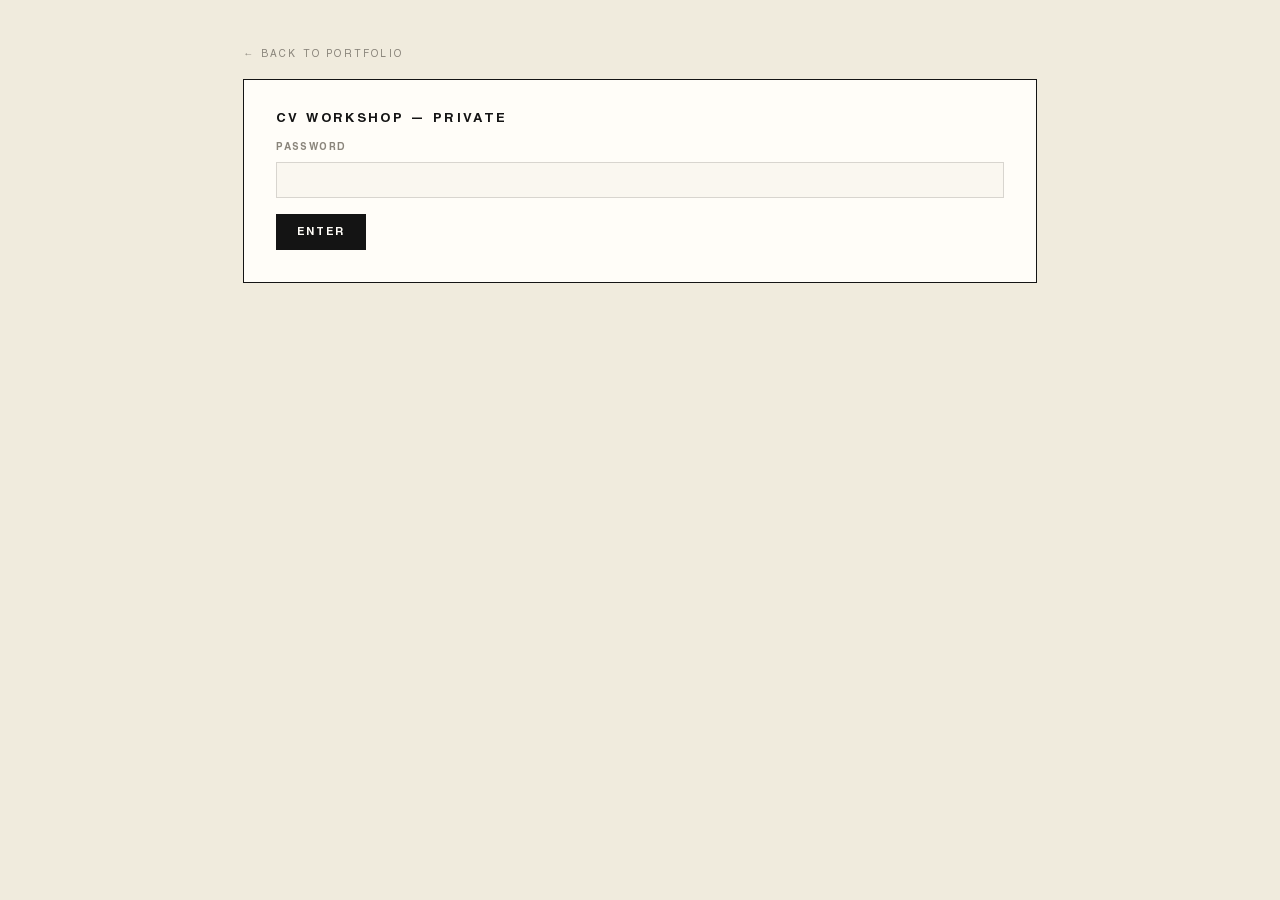
<file: tailor.html>
<!doctype html>
<html lang="en">
<head>
<meta charset="utf-8">
<title>CV Workshop — Joshua Woodyard</title>
<meta name="viewport" content="width=device-width,initial-scale=1">
<meta name="robots" content="noindex, nofollow">
<meta name="theme-color" content="#F0EBDD">
<link rel="preload" as="font" type="font/woff2" href="fonts/Helvetica.woff2" crossorigin>
<link rel="preload" as="font" type="font/woff2" href="fonts/Helvetica-Bold.woff2" crossorigin>
<link rel="preload" as="font" type="font/woff2" href="fonts/CormorantGaramondCV-Regular.woff2" crossorigin>
<link rel="preload" as="font" type="font/woff2" href="fonts/CormorantGaramondCV-Bold.woff2" crossorigin>
<link rel="preload" as="font" type="font/woff2" href="fonts/NationalCodesUniversal.woff2" crossorigin>
<link rel="stylesheet" href="foundations.css">
<link rel="stylesheet" href="cv.css">
<style>
  body { background: var(--paper-warm); padding: var(--s-7) 0; }

  /* CV type and layout come from cv.css, shared with cv.html, so a tailored
     CV is set exactly like the master. This block is the Workshop's own UI.

     While the two-page fit measures, pages take their A4 print geometry
     (210mm less the 36.75pt side margins, 4px 2px padding) whatever the
     screen width, so "fits here" means "fits in the PDF". */
  body.measuring .page { width: calc(210mm - 73.5pt) !important; padding: 4px 2px !important;
                         min-height: 0 !important; margin: 0 auto !important; }
  body.measuring .skill-row { grid-template-columns: 37mm 1fr !important; }
  body.measuring .cv-masthead .cv-stamp { position: absolute !important; margin: 0 !important; }
  body.measuring .cv-runhead .cv-stamp { position: absolute !important; margin: 0 !important;
                                         transform: translateY(-50%) !important; }

  .back-link {
    display: block; max-width: 210mm; margin: 0 auto var(--s-4);
    font-family: var(--font-sans); font-size: 10px; letter-spacing: 0.22em; text-transform: uppercase;
    color: var(--ink-muted); border: none; padding: 0;
  }
  .back-link:hover { color: var(--ink); }

  /* ---- Gate + generator UI (not part of the printed CV) ---- */
  .tool-shell { max-width: 210mm; margin: 0 auto var(--s-6); }
  .tool-panel {
    background: var(--paper);
    border: 1px solid var(--ink);
    padding: var(--s-6);
  }
  .tool-panel h1 {
    font-family: var(--font-sans); font-weight: 700; font-size: 13px;
    letter-spacing: 0.18em; text-transform: uppercase; color: var(--ink);
    margin: 0 0 var(--s-4);
  }
  .tool-panel label {
    display: block; font-family: var(--font-sans); font-weight: 700;
    font-size: 10px; letter-spacing: 0.14em; text-transform: uppercase;
    color: var(--ink-muted); margin-bottom: 6px;
  }
  .tool-panel input[type="password"],
  .tool-panel select,
  .tool-panel textarea {
    width: 100%; font-family: var(--font-body); font-size: 14px;
    color: var(--ink); background: var(--paper-bone);
    border: 1px solid var(--rule-strong); padding: 10px 12px;
    box-sizing: border-box;
  }
  .tool-panel textarea { min-height: 260px; resize: vertical; line-height: 1.4; }
  .tool-panel .field { margin-bottom: var(--s-4); }
  .tool-panel button.primary {
    font-family: var(--font-sans); font-weight: 700; font-size: 11px;
    letter-spacing: 0.18em; text-transform: uppercase;
    padding: 12px 20px; border: 1px solid var(--ink);
    background: var(--ink); color: var(--paper); cursor: pointer;
  }
  .tool-panel button.primary:hover { background: var(--ink-soft); }
  .tool-panel button.primary:disabled { opacity: 0.5; cursor: default; }
  .tool-panel .error {
    color: #A3242A; font-family: var(--font-sans); font-size: 12px;
    margin-top: var(--s-3);
  }
  .tool-panel .hint {
    color: var(--ink-muted); font-family: var(--font-body); font-size: 12px;
    margin-top: var(--s-3); line-height: 1.5;
  }
  .tool-bar {
    max-width: 210mm; margin: 0 auto var(--s-5);
    display: flex; justify-content: space-between; align-items: center;
    font-family: var(--font-sans); font-size: 10px; letter-spacing: 0.14em; text-transform: uppercase;
  }
  .keywords-box { padding: var(--s-5) var(--s-6); }
  .keywords-box label {
    font-family: var(--font-sans); font-weight: 700; font-size: 10px;
    letter-spacing: 0.14em; text-transform: uppercase; color: var(--ink-muted);
    display: block; margin-bottom: 10px;
  }
  .keyword-chips { display: flex; flex-wrap: wrap; gap: 8px; }
  .keyword-chips span {
    font-family: var(--font-sans); font-weight: 700; font-size: 10.5px;
    letter-spacing: 0.04em; color: var(--cobalt);
    border: 1px solid var(--cobalt); padding: 4px 10px;
  }
  .keywords-box .hint { margin-top: var(--s-4); }
  .track-row { display: flex; align-items: baseline; gap: var(--s-3); flex-wrap: wrap; margin-bottom: var(--s-4); }
  .track-badge {
    font-family: var(--font-sans); font-weight: 700; font-size: 10px;
    letter-spacing: 0.16em; text-transform: uppercase;
    background: var(--ink); color: var(--paper); padding: 4px 10px;
  }
  .track-why { font-family: var(--font-body); font-style: italic; font-size: 13px; color: var(--ink-soft); }
  .subtype-why { font-family: var(--font-sans); font-size: 11px; line-height: 1.5; color: var(--ink-soft); margin: calc(-1 * var(--s-2)) 0 var(--s-4); }
  .subtype-why b { color: var(--ink); }
  .subtype-why .close { color: #A3242A; font-weight: 700; }
  .rerun { display: inline-flex; gap: 8px; align-items: center; }
  .rerun select { font-family: var(--font-sans); font-size: 11px; padding: 3px 6px; background: var(--paper-bone); border: 1px solid var(--rule-strong); color: var(--ink); }
  .fitnote {
    font-family: var(--font-sans); font-size: 11px; letter-spacing: 0.02em;
    color: var(--ink-soft); margin-top: var(--s-4);
    border-left: 2px solid var(--ink-soft); padding-left: 10px; line-height: 1.5;
  }
  .fitnote.warn { color: #A3242A; border-left-color: #A3242A; }

  /* ---- View switcher + read-only content library ---- */
  .viewnav { max-width: 210mm; margin: 0 auto var(--s-4); display: flex; gap: 6px; }
  .viewnav .vn {
    font-family: var(--font-sans); font-weight: 700; font-size: 10px;
    letter-spacing: 0.16em; text-transform: uppercase;
    padding: 9px 14px; border: 1px solid var(--ink);
    background: transparent; color: var(--ink); cursor: pointer;
  }
  .viewnav .vn.active { background: var(--ink); color: var(--paper); }

  #library h1 .lib-src {
    font-family: var(--font-mono); font-size: 10px; letter-spacing: 0;
    text-transform: none; color: var(--ink-muted); margin-left: 10px; font-weight: 400;
  }
  .lib-actions { display: flex; gap: 6px; margin: var(--s-4) 0 var(--s-5); }
  .lib-actions .ghost {
    font-family: var(--font-sans); font-weight: 700; font-size: 10px;
    letter-spacing: 0.16em; text-transform: uppercase;
    padding: 8px 12px; border: 1px solid var(--rule-strong);
    background: transparent; color: var(--ink-soft); cursor: pointer;
  }
  .lib-actions .ghost:hover { border-color: var(--ink); color: var(--ink); }

  .lib-sect { margin-bottom: var(--s-6); }
  .lib-sect > h2 {
    font-family: var(--font-sans); font-weight: 700; font-size: 10px;
    letter-spacing: 0.22em; text-transform: uppercase; color: var(--ink);
    border-bottom: 1.5px solid var(--ink); padding-bottom: 4px; margin: 0 0 var(--s-3);
  }
  .lib-sub {
    font-family: var(--font-sans); font-weight: 700; font-size: 12px;
    color: var(--ink); margin: var(--s-4) 0 2px;
  }
  .lib-sub .meta { font-weight: 400; color: var(--ink-muted); font-size: 10.5px; margin-left: 8px; }
  .lib-item {
    display: grid; grid-template-columns: 150px 1fr; gap: var(--s-3);
    padding: 5px 0; border-bottom: 1px solid var(--rule);
    align-items: baseline;
  }
  .lib-id {
    font-family: var(--font-mono); font-size: 10.5px; color: var(--cobalt);
    word-break: break-all;
  }
  .lib-text {
    font-family: var(--font-body); font-size: 13px; line-height: 1.45; color: var(--ink);
  }
  .lib-flag {
    font-family: var(--font-sans); font-weight: 700; font-size: 8.5px;
    letter-spacing: 0.14em; text-transform: uppercase;
    color: var(--paper); background: var(--ink-soft);
    padding: 2px 5px; margin-left: 6px; vertical-align: 1px;
  }
  .lib-flag.why { background: var(--cobalt); }
  #library code {
    font-family: var(--font-mono); font-size: 11.5px;
    background: var(--paper-warm); padding: 1px 4px;
  }
  @media screen and (max-width: 210mm) {
    body:not(.measuring) .lib-item { grid-template-columns: 1fr; gap: 2px; }
  }
  .lowfit {
    border: 1px solid #A3242A; color: #A3242A; padding: 10px 12px;
    font-family: var(--font-sans); font-size: 12px; line-height: 1.5;
    margin-bottom: var(--s-4);
  }
  .lowfit strong { display: block; letter-spacing: 0.04em; }

  .tool-bar button.link {
    background: none; border: none; padding: 0; cursor: pointer;
    font: inherit; letter-spacing: inherit; color: var(--ink-muted);
  }
  .tool-bar button.link:hover { color: var(--ink); }
  [hidden] { display: none !important; }

  .save-panel {
    position: fixed; bottom: 24px; right: 24px; z-index: 50;
    background: var(--ink); color: var(--paper);
    padding: 14px 18px;
    font-family: var(--font-display); font-size: 9px; letter-spacing: 0.28em; text-transform: uppercase;
    display: flex; flex-direction: column; gap: 10px; align-items: flex-start;
    box-shadow: 0 8px 32px -8px #14141466;
  }
  .save-panel .sp-label { color: rgba(250,247,240,0.5); }
  .save-panel .sp-row { display: flex; gap: 6px; width: 100%; }
  .save-panel button {
    font-family: var(--font-display); font-weight: 700; font-size: 10px;
    letter-spacing: 0.22em; text-transform: uppercase;
    padding: 8px 12px; border: 1px solid rgba(250,247,240,0.4);
    background: transparent; color: var(--paper); cursor: pointer;
    flex: 1;
  }
  .save-panel button:hover { background: rgba(250,247,240,0.1); }
  .save-panel button.active { background: rgba(250,247,240,0.15); border-color: var(--paper); }

  @media print {
    .back-link, .save-panel, .tool-shell, .tool-bar { display: none !important; }
    body { background: #fff; padding: 0; }
  }

  @media screen and (max-width: 210mm) {
    body:not(.measuring) { padding: var(--s-5) 0; }
    body:not(.measuring) .tool-shell, body:not(.measuring) .tool-bar { width: 100%; }
    body:not(.measuring) .lib-item { grid-template-columns: 1fr; gap: 2px; }
  }
</style>
</head>
<body>

<a class="back-link" href="index.html">← Back to portfolio</a>

<div class="tool-shell">
  <!-- GATE -->
  <div class="tool-panel" id="gate">
    <h1>CV Workshop — Private</h1>
    <div class="field">
      <label for="pw">Password</label>
      <input type="password" id="pw" autocomplete="off">
    </div>
    <button class="primary" id="gate-submit">Enter</button>
    <p class="error" id="gate-error" hidden></p>
  </div>

  <!-- GENERATOR -->
  <div class="viewnav" id="viewnav" hidden>
    <button class="vn active" id="nav-tailor">Tailor a CV</button>
    <button class="vn" id="nav-master">Master CV</button>
    <button class="vn" id="nav-library">Content library</button>
  </div>

  <div class="tool-panel" id="generator" hidden>
    <h1>Tailor CV to a job description</h1>
    <div class="field">
      <label for="jd">Job description</label>
      <textarea id="jd" placeholder="Paste the full job description here…"></textarea>
    </div>
    <div class="field">
      <label for="track">Track</label>
      <select id="track">
        <option value="">Auto: read it from the job description</option>
        <option value="A">Track A · Commercial (insights, product &amp; commercial analytics)</option>
        <option value="B">Track B · Research (applied research, behavioural science)</option>
      </select>
    </div>
    <div class="field">
      <label for="subtype">Track A type</label>
      <select id="subtype">
        <option value="">Auto: classify from the job description</option>
        <option value="insight">A-Insight · consumer, customer &amp; audience insight</option>
        <option value="marketing">A-Marketing · marketing &amp; digital analytics, measurement</option>
        <option value="product">A-Product · product analytics with product, engineering or ML teams</option>
      </select>
    </div>
    <div class="field">
      <label for="extra">Additional real skills or experience (last-minute amendments, optional)</label>
      <textarea id="extra" style="min-height:110px" placeholder="One per line: a bullet you've written for this job (name the employer if it isn't obvious), a tool or skill, or a note on what to emphasise. Each line is sorted into the right role or Skills row, ranked against the job's keywords like the rest of your CV, and left out if it doesn't help for this job. Lines here are your facts, never instructions: to set the track, use the Track menu above."></textarea>
    </div>
    <button class="primary" id="generate">Generate tailored CV</button>
    <p class="error" id="gen-error" hidden></p>
    <p class="hint">Identifies the highest-weight keywords in the posting, then only reorders and re-emphasises your real experience toward them — nothing is invented, and no keyword is ever added without a real bullet behind it. Employers, dates, titles, and numbers never change. Give it a final read yourself before sending.</p>
  </div>

  <div class="tool-panel" id="library" hidden>
    <h1>Content library <span class="lib-src" id="lib-src"></span></h1>
    <p class="hint" style="margin-top:0">Read-only view of <code>cv-data.json</code> — every string the tailor is allowed to use. Nothing is editable here: to change something, quote the <code>id</code> in brackets and the edit can be made at source. The tailor can only ever emit text that appears on this page.</p>
    <div class="lib-actions">
      <button class="ghost" id="lib-copy">Copy raw JSON</button>
      <button class="ghost" id="lib-reload">Reload</button>
    </div>
    <div id="lib-body"></div>
    <p class="error" id="lib-error" hidden></p>
  </div>
</div>

<div class="tool-bar" id="result-bar" hidden>
  <span id="result-status">Tailored for this job description</span>
  <span class="rerun" id="rerun" hidden>
    <select id="rerun-subtype" aria-label="Track A type">
      <option value="insight">A-Insight</option>
      <option value="marketing">A-Marketing</option>
      <option value="product">A-Product</option>
    </select>
    <button class="link" id="rerun-go">Re-run as this type →</button>
  </span>
  <button class="link" id="start-over">← New job description</button>
</div>

<!-- Master CV: the untailored corpus, rendered here so the full contact
     details stay behind the gate rather than sitting in the public page. -->
<div class="tool-bar" id="master-bar" hidden>
  <span>Master CV &mdash; full contact details</span>
  <button class="link" id="btn-master-print">Save as PDF →</button>
</div>
<div class="tool-shell" id="keywords-panel" hidden>
  <div class="tool-panel keywords-box">
    <div class="track-row">
      <span class="track-badge" id="out-track"></span>
      <span class="track-why" id="out-rationale"></span>
    </div>
    <p class="subtype-why" id="out-subtype" hidden></p>
    <div class="lowfit" id="lowfit" hidden>
      <strong>Low fit — review before sending.</strong>
      <span id="lowfit-reason"></span>
    </div>
    <label>Keywords targeted from this posting</label>
    <div id="out-keywords" class="keyword-chips"></div>
    <p class="fitnote" id="out-fitnote" hidden></p>
    <p class="hint">Assembled by selecting from pre-approved content only — the model picks which of your real bullets to show and in what order, and never writes CV prose itself. Give it a final read before sending.</p>
  </div>
</div>

<!-- PAGE 1: same structure as cv.html (templates/cv.template.html) -->
<article class="page" id="page1" hidden>
  <header class="cv-masthead">
    <p class="cv-tagline trim trim-line" id="out-eyebrow"></p>
    <h1 class="cv-fullname trim trim-line">Joshua Woodyard</h1>
    <p class="cv-contact trim trim-line">London, United Kingdom<span class="sep"> | </span>woodyardjoshuae@gmail.com<span class="sep"> | </span>+44 7714 350869<span class="sep"> | </span><a href="https://linkedin.com/in/joshua-woodyard">linkedin.com/in/joshua-woodyard</a></p>
    <p class="cv-stamp trim" id="out-stamp1"></p>
  </header>

  <p class="cv-lede" id="out-lede"></p>

  <div id="out-p1"></div>
</article>

<!-- PAGE 2 -->
<article class="page" id="page2" hidden>
  <div id="out-p2"></div>
  <p class="cv-pagefoot trim">2 / 2</p>
</article>

<div class="save-panel" id="save-panel" hidden>
  <span class="sp-label">Joshua Woodyard · CV</span>
  <div class="sp-row">
    <button class="active" id="btn-colour" onclick="setColour('colour')">Colour</button>
    <button id="btn-grey" onclick="setColour('grey')">Greyscale</button>
  </div>
  <button onclick="window.print()">Save as PDF →</button>
  <button id="btn-ats">Copy ATS-plain text</button>
</div>

<script>
  const WORKER_URL = "https://joshua-cv-tailor.woodyardjoshuae.workers.dev";

  function setColour(mode) {
    document.body.dataset.colour = mode;
    document.getElementById('btn-colour').classList.toggle('active', mode === 'colour');
    document.getElementById('btn-grey').classList.toggle('active', mode === 'grey');
  }

  const $ = (id) => document.getElementById(id);
  const gate = $('gate'), generator = $('generator');
  const gateSubmit = $('gate-submit'), gateError = $('gate-error'), pwInput = $('pw');
  const genButton = $('generate'), genError = $('gen-error'), jdInput = $('jd');
  const extraInput = $('extra');
  const resultBar = $('result-bar'), page1 = $('page1'), page2 = $('page2'), savePanel = $('save-panel');

  let lastTailored = null;

  const getPassword = () => sessionStorage.getItem('cv-tailor-pw') || '';
  const viewnav = $('viewnav'), library = $('library');
  function showGenerator() {
    gate.hidden = true;
    viewnav.hidden = false;
    generator.hidden = false;
    // Warm the master view: its data and fonts are ready before the first click.
    cvData().catch(() => {}); loadCvFonts();
  }

  /* ---- Read-only content library ------------------------------------
     Renders cv-data.json exactly as the tailor sees it, with every id
     exposed so a change can be requested by quoting the id. Deliberately
     has no edit affordance: cv-data.json is the anti-fabrication corpus,
     and it stays editable only at source. */
  let libLoaded = false;

  function libSection(title) {
    const sec = el('div', 'lib-sect');
    sec.appendChild(el('h2', null, title));
    return sec;
  }
  function libItem(id, text, flags) {
    const row = el('div', 'lib-item');
    row.appendChild(el('span', 'lib-id', id));
    const t = el('span', 'lib-text', text);
    (flags || []).forEach((f) => {
      const b = el('span', 'lib-flag' + (f.kind ? ' ' + f.kind : ''), f.label);
      t.appendChild(b);
    });
    row.appendChild(t);
    return row;
  }

  async function loadLibrary(force) {
    if (libLoaded && !force) return;
    const body = $('lib-body'), err = $('lib-error');
    err.hidden = true;
    body.innerHTML = '';
    let cv;
    try {
      const res = await fetch('cv-data.json?cb=' + Date.now());
      if (!res.ok) throw new Error('HTTP ' + res.status);
      cv = await res.json();
    } catch (e) {
      err.textContent = 'Could not load cv-data.json — ' + e.message;
      err.hidden = false;
      return;
    }
    $('lib-src').textContent = 'cv-data.json · updated ' + (cv.meta ? cv.meta.updated : '—');
    window.__CV_RAW__ = JSON.stringify(cv, null, 2);

    // Positioning
    let sec = libSection('Positioning');
    sec.appendChild(libItem('thesis', cv.positioning.thesis));
    sec.appendChild(libItem('capabilityTagline', cv.positioning.capabilityTagline, [{ label: 'not used on CVs' }]));
    sec.appendChild(libItem('methodsLine', cv.positioning.methodsLine, [{ label: 'not used on CVs' }]));
    body.appendChild(sec);

    // Summaries
    sec = libSection('Summaries');
    Object.entries(cv.summaries).forEach(([k, v]) => sec.appendChild(libItem(k, v)));
    body.appendChild(sec);

    // Roles
    sec = libSection('Experience — roles & bullets');
    cv.roles.forEach((r) => {
      const h = el('div', 'lib-sub', `${r.title}, ${r.company}`);
      h.appendChild(el('span', 'meta', `${r.id} · ${r.where} · ${r.when}`));
      sec.appendChild(h);
      if (r.titlePeopleScience) {
        sec.appendChild(libItem('titlePeopleScience', r.titlePeopleScience));
      }
      r.bullets.forEach((b) => {
        const flags = [];
        if (b.alwaysKeep) flags.push({ label: 'always kept' });
        sec.appendChild(libItem(b.id, b.text, flags));
      });
      (r.whyBullets || []).forEach((w) => {
        sec.appendChild(libItem(w.id, w.text, [{ label: 'why-variant → ' + w.replaces + ', not used on CVs', kind: 'why' }]));
      });
    });
    body.appendChild(sec);

    // Selected problems
    sec = libSection('Key achievements (retired: not on the CV or tailored CVs)');
    cv.selectedProblems.forEach((p) => {
      const flags = [];
      if (p.optional) flags.push({ label: 'optional' });
      if (p.demoteUnlessPeopleScience) flags.push({ label: 'people-science only' });
      (p.mirrors || []).forEach((m) => flags.push({ label: 'replaces ' + m, kind: 'why' }));
      if (p.mirrorsDissertation) flags.push({ label: 'replaced by Research section', kind: 'why' });
      sec.appendChild(libItem(p.id, `${p.domain} (${p.org}) — ${p.text}`, flags));
    });
    body.appendChild(sec);

    // Dissertation + project
    sec = libSection('Research & projects');
    sec.appendChild(libItem('dissertation.title', cv.dissertation.title));
    sec.appendChild(libItem('dissertation.institution', `${cv.dissertation.institution} · ${cv.dissertation.year}`));
    (cv.dissertation.short || []).forEach((b, i) => sec.appendChild(libItem(`dissertation.short[${i}]`, b, [{ label: 'every CV' }])));
    (cv.dissertation.bullets || []).forEach((b, i) => sec.appendChild(libItem(`dissertation.bullets[${i}]`, b, [{ label: 'research track' }])));
    sec.appendChild(libItem('project.title', `${cv.project.title} (${cv.project.year})`));
    (cv.project.bullets || [cv.project.body].filter(Boolean))
      .forEach((b, i) => sec.appendChild(libItem(`project.bullets[${i}]`, b)));
    body.appendChild(sec);

    // Education
    sec = libSection('Education');
    cv.education.forEach((e, i) => {
      sec.appendChild(libItem(`education[${i}]`, `${e.degree} — ${e.school} — ${e.when}`));
      (e.meta || []).forEach((m, j) => sec.appendChild(libItem(`education[${i}].meta[${j}]`, m)));
      if (e.topics) sec.appendChild(libItem(`education[${i}].topics`, e.topics));
    });
    body.appendChild(sec);

    // Skills
    sec = libSection('Languages & skills');
    sec.appendChild(libItem('languages', cv.languages.map((l) => `${l.name} (${l.level})`).join(', ')));
    (cv.skills || []).forEach((c) => sec.appendChild(libItem('skills.' + c.id, `${c.label}: ${c.text}`)));
    Object.entries(cv._skillOrder || {})
      .filter(([k]) => !k.startsWith('_'))
      .forEach(([k, v]) => sec.appendChild(libItem('_skillOrder.' + k, v.join(' → '))));
    body.appendChild(sec);

    libLoaded = true;
  }

  /* Switching views is instant: cv-data.json is fetched once per visit,
     and each view's finished pages are kept after its first two-page fit
     and put back on later switches instead of being laid out again. */
  let cvDataPromise = null;
  function cvData() {
    if (!cvDataPromise) {
      cvDataPromise = fetch('cv-data.json', { cache: 'no-store' }).then((r) => r.json())
        .catch((e) => { cvDataPromise = null; throw e; });
    }
    return cvDataPromise;
  }
  const PAGE_PARTS = ['out-eyebrow', 'out-lede', 'out-stamp1', 'out-p1', 'out-p2'];
  const rendered = { master: null, tailored: null };
  const snapshot = () => Object.fromEntries(PAGE_PARTS.map((id) => [id, $(id).innerHTML]));
  function restore(snap) {
    PAGE_PARTS.forEach((id) => { $(id).innerHTML = snap[id]; });
    page1.hidden = false; page2.hidden = false;
  }
  let currentView = 'tailor';

  function setView(which) {
    currentView = which;
    $('nav-tailor').classList.toggle('active', which === 'tailor');
    $('nav-master').classList.toggle('active', which === 'master');
    $('nav-library').classList.toggle('active', which === 'library');

    library.hidden = which !== 'library';
    $('master-bar').hidden = which !== 'master';
    // Only show the generator when nothing has been rendered yet.
    generator.hidden = which !== 'tailor' || !!lastTailored;
    if (which === 'tailor') {
      resultBar.hidden = !lastTailored;
      savePanel.hidden = !lastTailored;
      page1.hidden = !lastTailored; page2.hidden = !lastTailored;
      if (lastTailored && rendered.tailored) restore(rendered.tailored);
      else if (lastTailored) loadCvFonts().then(() => {
        if (currentView !== 'tailor') return;
        renderPayload(lastTailored); rendered.tailored = snapshot();
      });
    } else if (which === 'master') {
      resultBar.hidden = true; savePanel.hidden = true;
      if (rendered.master) restore(rendered.master);
      else { page1.hidden = true; page2.hidden = true; renderMaster(); }
    } else {
      resultBar.hidden = true; savePanel.hidden = true;
      page1.hidden = true; page2.hidden = true;
      loadLibrary(false);
    }
  }

  /* Lays out one CV payload and fits it to two pages. Shared by the tailored
     view and the master view so neither can drift from the other. */
  const DEFAULT_TAGLINE = 'Behavioural Science | Data Analytics | Market Research';

  // A browser fetches a face only when text first uses it, so the course
  // topics' italic could still be loading while the two-page fit measures,
  // and a fallback italic runs wider and taller. Load every CV face first.
  function loadCvFonts() {
    return Promise.all([
      '400 16px "Cormorant Garamond CV"', '700 16px "Cormorant Garamond CV"',
      'italic 300 16px "Cormorant Garamond CV"', '400 16px "Helvetica CV"',
      '700 16px "Helvetica CV"', '700 16px "National CV"',
    ].map((f) => document.fonts.load(f, 'Ab'))).then(() => document.fonts.ready);
  }

  function renderPayload(data) {
    $('out-eyebrow').innerHTML = piped(String(data.tagline || DEFAULT_TAGLINE)
      .split('|').map((t) => esc(t.trim())).filter(Boolean));
    $('out-lede').innerHTML = body(data.summary);
    const month = esc(formatDateStamp());
    $('out-stamp1').innerHTML = piped([`CV &middot; ${month}`, '1 / 2']);
    // Pages must be laid out before heights can be measured.
    page1.hidden = false; page2.hidden = false;
    return fitToTwoPages(data);
  }

  async function renderMaster() {
    const cv = await cvData();
    const omit = (cv._layout || {}).omit || [];
    const payload = {
      tagline: cv.variants.master.tagline,
      summary: cv.summaries.master,
      roles: (cv.roles || []).map((r) => ({
        role: `${r.title} | ${r.company}`,
        title: r.title,
        company: r.company,
        where: r.where,
        when: r.when,
        bullets: (r.bullets || []).filter((b) => !omit.includes(b.id)).map((b) => b.text),
      })),
      dissertation: { ...cv.dissertation, bullets: cv.dissertation.short || cv.dissertation.bullets },
      project: cv.project ? { ...cv.project, full: false } : null,
      education: cv.education || [],
      eduResultInMeta: !!(cv._layout || {}).eduResultInMeta,
      languages: cv.languages,
      skills: cv.skills,
    };
    await loadCvFonts();
    if (currentView !== 'master') return;   // switched away while loading
    renderPayload(payload);
    rendered.master = snapshot();
  }

  $('nav-tailor').addEventListener('click', () => setView('tailor'));
  $('nav-master').addEventListener('click', () => setView('master'));
  $('btn-master-print').addEventListener('click', () => window.print());
  $('nav-library').addEventListener('click', () => setView('library'));
  $('lib-reload').addEventListener('click', () => loadLibrary(true));
  $('lib-copy').addEventListener('click', async () => {
    if (!window.__CV_RAW__) return;
    const btn = $('lib-copy');
    try {
      await navigator.clipboard.writeText(window.__CV_RAW__);
      const o = btn.textContent; btn.textContent = 'Copied ✓';
      setTimeout(() => { btn.textContent = o; }, 1600);
    } catch {
      const blob = new Blob([window.__CV_RAW__], { type: 'application/json' });
      const a = document.createElement('a');
      a.href = URL.createObjectURL(blob); a.download = 'cv-data.json'; a.click();
      URL.revokeObjectURL(a.href);
    }
  });
  if (getPassword()) showGenerator();

  gateSubmit.addEventListener('click', () => {
    if (!pwInput.value) return;
    sessionStorage.setItem('cv-tailor-pw', pwInput.value);
    gateError.hidden = true;
    showGenerator();
  });
  pwInput.addEventListener('keydown', (e) => { if (e.key === 'Enter') gateSubmit.click(); });

  function formatDateStamp() {
    return new Date().toLocaleDateString('en-GB', { month: 'long', year: 'numeric' });
  }

  // All CV text below arrives already resolved from the approved corpus by the
  // Worker. It is injected with textContent, never innerHTML.
  // A line broken at an existing hyphen is rejoined by text extractors without
  // the hyphen ("nine-figure" -> "ninefigure"), so hyphenated tokens are held
  // together on one line.
  function setText(node, text) {
    const esc = String(text)
      .replace(/&/g, '&amp;').replace(/</g, '&lt;').replace(/>/g, '&gt;');
    node.innerHTML = esc.replace(/\S*\w-\w\S*/g, (m) => `<span class="nb">${m}</span>`);
  }

  function el(tag, cls, text) {
    const n = document.createElement(tag);
    if (cls) n.className = cls;
    if (text !== undefined) setText(n, text);
    return n;
  }

  /* ---- CV markup --------------------------------------------------------
     The same markup scripts/build_cv.py writes for cv.html, styled by the
     shared cv.css. Every string is approved corpus text resolved by the
     Worker, and is escaped here before it reaches the page. */
  const EMPH = ['129-person division', '13%', '0.90+ correlation', '10,000+ rows weekly',
    '~3,500 roles', '40+ markets', '23 markets', '100% staffing commitment',
    '~$15K', 'hundreds of millions', '6+ years'];   // as build_cv.py: one per bullet
  const esc = (t) => String(t).replace(/&/g, '&amp;').replace(/</g, '&lt;').replace(/>/g, '&gt;');
  // Hyphenated tokens stay on one line (outside tags): extractors drop a
  // hyphen a line break lands on ("MRI-Simmons" -> "MRISimmons").
  // ...and so do phrases parsers should read as one keyword (as build_cv.py).
  const KEEP_TOGETHER = ['Business Intelligence'];
  const nb = (h) => h.split(/(<[^>]+>)/)
    .map((seg) => seg.startsWith('<') ? seg : KEEP_TOGETHER.reduce(
      (acc, k) => acc.split(k).join(`<span class="nb">${k}</span>`),
      seg.replace(/\S*\w-\w\S*/g, (m) => `<span class="nb">${m}</span>`)))
    .join('');
  function body(t, emphasise = true) {
    let h = esc(t);
    if (emphasise) {
      for (const e of EMPH) {
        const ee = esc(e);
        if (h.includes(ee)) { h = h.replace(ee, `<strong>${ee}</strong>`); break; }
      }
    }
    return nb(h);
  }
  const piped = (parts) => parts.join('<span class="sep"> | </span>');
  const section = (heading, inner) =>
    `<section class="cv-section"><h2 class="trim trim-line">${heading}</h2>${inner}</section>`;

  function entry(titleHtml, metaHtml, bulletsHtml, ulClass = 'cv-bullets') {
    const li = bulletsHtml.map((b) => `<li>${b}</li>`).join('');
    return `<div class="entry"><p class="entry-title trim trim-line">${titleHtml}</p>` +
      `<p class="entry-meta trim trim-line">${metaHtml}</p>` +
      (li ? `<ul class="${ulClass}">${li}</ul>` : '') + '</div>';
  }
  // Two lines, as on cv.html: the job title alone, then
  // "Company | City, Country | Dates", company first.
  function roleHtml(r) {
    const i = r.role.indexOf(' | ');
    const title = r.title || (i < 0 ? r.role : r.role.slice(0, i));
    const company = r.company || (i < 0 ? '' : r.role.slice(i + 3));
    return entry(nb(esc(title)), piped([esc(company), esc(r.where), esc(r.when)].filter(Boolean)),
      r.bullets.map((b) => body(b)));
  }
  function researchHtml(d) {
    return entry(esc(d.title), piped([d.institution, d.year, d.mark].filter(Boolean).map(esc)),
      (d.bullets || []).map((b) => body(b, false)));
  }
  // Every CV carries the one-line project entry; the full one only when the
  // Worker judged the job suits it and it fits.
  function projectHtml(p, allowFull) {
    const items = allowFull && p.full ? p.bullets : [].concat(p.short);
    return entry(esc(p.title), piped([esc(p.label), esc(p.year)]), items.map((b) => body(b, false)));
  }
  // With eduResultInMeta (cv-data _layout), a degree's result sits on its
  // school | dates line, as the Research entry carries its mark.
  function eduHtml(e, showTopics, resultInMeta) {
    const meta = (e.meta || []).slice();
    const line = [esc(e.school), esc(e.when)];
    if (resultInMeta && meta.length) line.push(esc(meta.shift()));
    const items = meta.map((m) => body(m, false));
    const topics = e.topics && showTopics ? `<li class="topics"><b>${esc(e.topicsLabel || 'Topics')}</b>${nb(esc(e.topics))}</li>` : '';
    const ul = items.length || topics
      ? `<ul class="cv-bullets edu-bullets">${items.map((i) => `<li>${i}</li>`).join('')}${topics}</ul>` : '';
    return `<div class="entry"><p class="entry-title trim trim-line">${nb(esc(e.degree))}</p>` +
      `<p class="entry-meta trim trim-line">${piped(line)}</p>${ul}</div>`;
  }
  // Skill rows in the order the Worker chose, then Languages, as on the CV.
  function skillsHtml(skills, languages) {
    const row = (k, v) => `<div class="skill-row"><p class="k trim trim-block">${esc(k)}</p>` +
      `<p class="v trim trim-block">${nb(esc(v))}</p></div>`;
    const langs = (languages || []).map((l) => `${l.name} (${l.level})`).join(', ');
    return (skills || []).map((c) => row(c.label, c.text)).join('') + (langs ? row('Languages', langs) : '');
  }

  // Section order comes from the Worker (the track's variant in cv-data:
  // Track B / Research leads with Education and Research). Sections before
  // Experience sit on page one above it; sections after it follow
  // "Experience (continued)" on page two.
  const DEFAULT_SECTIONS = ['summary', 'experience', 'research', 'projects', 'education', 'skills'];
  function layout(data, plan, page1Roles) {
    const roles = trimRoles(data.roles, plan.bullets, plan.floor);
    const inResearch = !!data.researchIncludesProject;
    const blocks = {
      research: () => data.dissertation ? section('Research', researchHtml({
        ...data.dissertation, bullets: (data.dissertation.bullets || []).slice(0, plan.diss) })
        + (inResearch && data.project ? projectHtml(data.project, plan.projectFull) : '')) : '',
      projects: () => !inResearch && data.project ? section('Projects', projectHtml(data.project, plan.projectFull)) : '',
      education: () => section('Education', (data.education || []).map((e) => eduHtml(e, plan.topics, data.eduResultInMeta)).join('')),
      skills: () => section('Skills &amp; Languages', skillsHtml(data.skills, data.languages)),
    };
    const order = (data.sections || DEFAULT_SECTIONS).filter((k) => k === 'experience' || blocks[k]);
    const at = order.indexOf('experience');
    const p1 = order.slice(0, at).map((k) => blocks[k]());
    p1.push(section('Experience', roles.slice(0, page1Roles).map(roleHtml).join('')));
    const p2 = [];
    if (roles.length > page1Roles) {
      p2.push(section('Experience (continued)', roles.slice(page1Roles).map(roleHtml).join('')));
    }
    order.slice(at + 1).forEach((k) => p2.push(blocks[k]()));
    $('out-p1').innerHTML = p1.join('');
    $('out-p2').innerHTML = p2.join('');
  }

  /* ---- Two-page auto-fit ----------------------------------------------
     Hard requirement: a tailored CV never exceeds two A4 pages. Pages are
     measured in print geometry (body.measuring): the A4 height less the
     42px top and bottom @page margins is the budget for each page. */
  const PAGE_BUDGET = 1122.52 - 84;
  const pageOverflows = (pageEl) => pageEl.getBoundingClientRect().height > PAGE_BUDGET + 0.5;

  // Track A sub-type: what was used, what drove the automatic choice, the
  // runner-up, and a close-call flag. The re-run menu sits in the result bar.
  function renderSubtype(data) {
    const line = $('out-subtype'), rerun = $('rerun');
    const c = data.classification;
    line.hidden = rerun.hidden = !c;
    if (!c) return;
    const q = (t) => `“${esc(t)}”`;
    const scores = Object.entries(c.scores).map(([k, v]) => `${esc(k)} ${v}`).join(', ');
    const drivers = c.drivers.length ? `driven by ${c.drivers.map(q).join(', ')}` : 'no strong phrases found';
    let h = data.subtypeSource === 'chosen'
      ? `<b>${esc(data.subtypeLabel)}</b>, your choice. Automatic would be ${esc(c.autoLabel)}, ${drivers}.`
      : `<b>${esc(data.subtypeLabel)}</b>, ${drivers}.`;
    h += ` Runner-up: ${esc(c.runnerUp)} (scores: ${scores}).`;
    if (c.closeCall) h += ` <span class="close">Close call</span>: the lead was ${c.lead}, so it defaulted to A-Marketing.`;
    line.innerHTML = h;
    $('rerun-subtype').value = data.subtype;
  }

  $('rerun-go').addEventListener('click', () => {
    $('subtype').value = $('rerun-subtype').value;   // re-uses the job description already pasted
    generate();
  });

  function renderKeywords(data) {
    const el2 = $('out-keywords');
    el2.innerHTML = '';
    (data.keywords_targeted || []).forEach((k) => el2.appendChild(el('span', null, k)));
    const bits = [`Track ${data.track} · ${data.trackLabel || ({ A: 'Commercial', B: 'Research' })[data.track] || ''}${data.trackSource === 'chosen' ? ' (your choice)' : ''}`];
    if (data.peopleScience) bits.push('People Science lane');
    if (data.behaviouralLayer) bits.push('Behavioural emphasis');
    if (data.subtypeLabel) bits.push(data.subtypeLabel + (data.subtypeSource === 'chosen' ? ' (your choice)' : ''));
    renderSubtype(data);
    $('out-track').textContent = bits.join(' · ');
    $('out-rationale').textContent = data.rationale || '';
    $('lowfit').hidden = !data.lowFit;
    $('lowfit-reason').textContent = data.lowFitReason || '';
    $('keywords-panel').hidden = false;
  }

  /* Two-page fit: start from everything and give ground in this order.

       1. topics   — course module lists
       2. project  — the full Wimbledon entry falls back to the short one
                     (role experience outranks project detail)
       3. bullets  — non-core role bullets, lowest-ranked first (the Worker
                     ranks every bullet by relevance and marks 2-4 per role
                     as core for this job; Joshua's own additions are core)
       4. diss     — research detail, later bullets first; the Research
                     section itself always stays, as on the CV
       5. bullets  — core bullets last, never below one per role

     Within each stage the bullet budget is spent as fully as the pages
     allow, so space left at the foot of page two is filled with the next
     most relevant bullet rather than left empty. */
  const STAGES = [
    { topics: true,  projectFull: true,  diss: 99, floor: 'all'  },
    { topics: false, projectFull: true,  diss: 99, floor: 'all'  },
    { topics: false, projectFull: false, diss: 99, floor: 'core' },
    { topics: false, projectFull: false, diss: 3,  floor: 'core' },
    { topics: false, projectFull: false, diss: 2,  floor: 'one'  },
  ];

  const coreOf = (r) => Number.isFinite(r.core) ? r.core : r.bullets.length;
  const totalBullets = (roles) => (roles || []).reduce((n, r) => n + r.bullets.length, 0);

  /* plan.bullets is a budget for the whole CV, not a cap per role. Each role's
     bullets arrive ranked, so its last bullet is its weakest. The budget is
     spent by dropping the weakest non-core bullet from whichever role has
     the most to spare (oldest role first on a tie), and only then, if the
     stage allows, core bullets the same way, never emptying a role. */
  function trimRoles(roles, budget, floor = 'one') {
    const out = (roles || []).map((r) => ({ ...r, bullets: r.bullets.slice() }));
    const min = (r) => floor === 'all' ? r.bullets.length : floor === 'core' ? Math.min(coreOf(r), r.bullets.length) : 1;
    const mins = out.map(min);
    let total = totalBullets(out);
    const dropFrom = (limitOf) => {
      let idx = -1, spare = 0;
      out.forEach((r, i) => { const s = r.bullets.length - limitOf(i); if (s > 0 && s >= spare) { spare = s; idx = i; } });
      if (idx < 0) return false;
      out[idx].bullets.pop(); total -= 1; return true;
    };
    while (total > budget) {
      if (dropFrom((i) => Math.max(mins[i], Math.min(coreOf(out[i]), 99)))) continue;   // non-core first
      if (!dropFrom((i) => mins[i])) break;                                            // then core, to the floor
    }
    return out;
  }

  // As many roles on page one as fit; the rest continue on page two.
  function tryPlan(data, plan) {
    for (let k = data.roles.length; k >= 1; k--) {
      layout(data, plan, k);
      if (!pageOverflows(page1)) return pageOverflows(page2) ? -1 : k;
    }
    return -1;
  }

  /* Once a fit is found, give back whatever still fits, most valuable first:
     the next most relevant role bullet, research detail, the full project,
     then course topics. Trimming one thing can move a role to page one and
     free far more room than it took, so this keeps the pages full. */
  function fillBack(data, plan, step, k, total) {
    const upgrades = [
      (p) => p.bullets < total ? { ...p, bullets: p.bullets + 1, floor: p.floor === 'all' ? 'core' : p.floor } : null,
      (p) => p.diss < 99 && data.dissertation && p.diss < (data.dissertation.bullets || []).length ? { ...p, diss: p.diss + 1 } : null,
      (p) => !p.projectFull && data.project && data.project.full ? { ...p, projectFull: true } : null,
      (p) => !p.topics ? { ...p, topics: true } : null,
    ];
    let improved = true;
    while (improved) {
      improved = false;
      for (const up of upgrades) {
        const next = up(plan);
        if (!next) continue;
        const k2 = tryPlan(data, next);
        if (k2 > 0) { plan = next; k = k2; improved = true; break; }
      }
    }
    layout(data, plan, k);
    return { plan, step, page1Roles: k, fits: true };
  }

  function fitToTwoPages(data) {
    document.body.classList.add('measuring');
    try {
      const total = totalBullets(data.roles);
      for (let i = 0; i < STAGES.length; i++) {
        const st = STAGES[i];
        const lowest = totalBullets(trimRoles(data.roles, 0, st.floor));
        for (let budget = total; budget >= lowest; budget--) {
          const plan = { ...st, bullets: budget };
          const k = tryPlan(data, plan);
          if (k > 0) return fillBack(data, plan, i, k, total);
        }
      }
      const last = { ...STAGES[STAGES.length - 1], bullets: 0 };
      layout(data, last, 1);
      return { plan: last, step: STAGES.length - 1, page1Roles: 1, fits: false };
    } finally {
      document.body.classList.remove('measuring');
    }
  }

  function reportFit(data, fit) {
    const note = $('out-fitnote');
    note.classList.toggle('warn', !fit.fits);
    if (!fit.fits) {
      note.textContent = 'Could not fit two pages even after trimming. Review before sending, or shorten a bullet in cv-data.json.';
      note.hidden = false;
      return;
    }
    const total = (data.roles || []).reduce((n, r) => n + r.bullets.length, 0);
    const bits = [];
    if (data.project && data.project.full && !fit.plan.projectFull) bits.push('project shortened to one line');
    if (!fit.plan.topics) bits.push('course topics dropped');
    if (fit.plan.diss < 99) bits.push(`${fit.plan.diss} dissertation bullets`);
    const kept = totalBullets(trimRoles(data.roles, fit.plan.bullets, fit.plan.floor));
    if (kept < total) bits.push(`${kept} of ${total} role bullets, least relevant dropped first`);
    note.textContent = (bits.length
      ? `Trimmed to hold two pages: ${bits.join(', ')}.`
      : `Fits two pages with no trimming: all ${total} bullets shown, most relevant first.`)
      + amendmentNote(data, trimRoles(data.roles, fit.plan.bullets, fit.plan.floor));
    note.hidden = false;
  }

  // What happened to each line of the amendments box: added (and where),
  // dropped for space, or left out because it doesn't help for this job.
  function amendmentNote(data, kept) {
    const list = (data.amendments || []).filter((a) => a.kind !== 'context');
    if (!list.length) return '';
    const shown = new Set(kept.flatMap((r) => r.bullets));
    const added = [], out = [];
    for (const a of list) {
      const label = a.kind === 'skill' ? a.text : `“${a.text.length > 48 ? a.text.slice(0, 46) + '…' : a.text}”`;
      if (!a.keep) out.push(`${label} (${a.reason || 'not relevant to this job'})`);
      else if (a.kind === 'bullet' && !shown.has(a.text)) out.push(`${label} (no room on two pages)`);
      else added.push(`${label} → ${a.where}`);
    }
    return (added.length ? ` Added: ${added.join('; ')}.` : '') + (out.length ? ` Left out: ${out.join('; ')}.` : '');
  }

  function buildAtsText(d) {
    const L = [];
    L.push('Joshua Woodyard');
    L.push(d.tagline || 'Behavioural Science | Data Analytics | Market Research');
    L.push('London, United Kingdom | woodyardjoshuae@gmail.com | +44 7714 350869 | linkedin.com/in/joshua-woodyard');
    L.push(''); L.push('PROFILE');
    L.push(d.summary);
    const inResearch = !!d.researchIncludesProject;
    const project = () => {
      L.push(d.project.title);
      L.push(d.project.label);
      L.push(d.project.year);
      (d.project.full ? d.project.bullets : [].concat(d.project.short)).forEach((b) => L.push(`- ${b}`));
    };
    const blocks = { experience, research, projects, education, skills };
    (d.sections || DEFAULT_SECTIONS).forEach((k) => blocks[k] && blocks[k]());
    return L.join('\n');

    function experience() {
    L.push(''); L.push('EXPERIENCE');
    // Two lines per job, as in the ATS CV: the title alone, then
    // "Company | City, Country | Dates".
    d.roles.forEach((r) => {
      const company = r.company || (r.role.split(' | ')[1] || '');
      L.push('');
      L.push(r.title || r.role.split(' | ')[0]);
      L.push([company, r.where, r.when].join(' | '));
      r.bullets.forEach((b) => L.push(`- ${b}`));
    });
    }
    function research() {
      if (!d.dissertation) return;
      L.push(''); L.push('RESEARCH');
      L.push(d.dissertation.title);
      L.push(d.dissertation.institution);
      L.push(d.dissertation.year);
      if (d.dissertation.mark) L.push(d.dissertation.mark);
      (d.dissertation.bullets || []).forEach((b) => L.push(`- ${b}`));
      if (inResearch && d.project) { L.push(''); project(); }
    }
    function projects() {
      if (!d.project || inResearch) return;
      L.push(''); L.push('PROJECTS');
      project();
    }
    function education() {
      L.push(''); L.push('EDUCATION');
      (d.education || []).forEach((e) => {
        L.push('');
        L.push(e.degreeAts || e.degree);
        L.push(e.school);
        L.push(e.when);
        (e.meta || []).forEach((m) => L.push(`- ${m}`));
        if (e.topics) L.push(`${e.topicsLabel || 'Topics'}: ${e.topics}`);
      });
    }
    function skills() {
      L.push(''); L.push('SKILLS & LANGUAGES');
      (d.skills || []).forEach((c) => L.push(`${c.label}: ${c.text}`));
      L.push('Languages: ' + (d.languages || []).map((l) => `${l.name} (${l.level})`).join(', '));
    }
  }

  $('btn-ats').addEventListener('click', async () => {
    if (!lastTailored) return;
    const text = buildAtsText(lastTailored);
    const btn = $('btn-ats');
    try {
      await navigator.clipboard.writeText(text);
      const original = btn.textContent;
      btn.textContent = 'Copied ✓';
      setTimeout(() => { btn.textContent = original; }, 1800);
    } catch {
      const blob = new Blob([text], { type: 'text/plain' });
      const a = document.createElement('a');
      a.href = URL.createObjectURL(blob);
      a.download = 'joshua-woodyard-cv-ats.txt';
      a.click();
      URL.revokeObjectURL(a.href);
    }
  });

  async function generate() {
    const jobDescription = jdInput.value.trim();
    genError.hidden = true;
    if (jobDescription.length < 20) {
      genError.textContent = 'Paste the full job description first.';
      genError.hidden = false;
      return;
    }
    genButton.disabled = true;
    genButton.textContent = 'Tailoring…';
    try {
      const res = await fetch(WORKER_URL, {
        method: 'POST',
        headers: { 'Content-Type': 'application/json' },
        body: JSON.stringify({
          password: getPassword(),
          jobDescription,
          extraSkills: extraInput ? extraInput.value.trim().slice(0, 3000) : '',
          track: $('track').value || undefined,
          subtype: $('subtype').value || undefined,
        }),
      });
      const data = await res.json();
      if (!res.ok) {
        if (res.status === 401) {
          sessionStorage.removeItem('cv-tailor-pw');
          gate.hidden = false; generator.hidden = true;
          gateError.textContent = 'Incorrect password.';
          gateError.hidden = false;
          return;
        }
        throw new Error(data.error || 'Something went wrong.');
      }

      generator.hidden = true;
      renderKeywords(data);
      await loadCvFonts();
      const fit = renderPayload(data);
      rendered.tailored = snapshot();
      reportFit(data, fit);
      lastTailored = {
        ...data,
        roles: trimRoles(data.roles, fit.plan.bullets, fit.plan.floor),
        project: data.project ? { ...data.project, full: data.project.full && fit.plan.projectFull } : null,
      };

      resultBar.hidden = false; savePanel.hidden = false;
      window.scrollTo(0, 0);
    } catch (err) {
      genError.textContent = err.message || 'Something went wrong. Try again.';
      genError.hidden = false;
    } finally {
      genButton.disabled = false;
      genButton.textContent = 'Generate tailored CV';
    }
  }

  genButton.addEventListener('click', generate);

  $('start-over').addEventListener('click', () => {
    page1.hidden = true; page2.hidden = true;
    resultBar.hidden = true; savePanel.hidden = true;
    $('keywords-panel').hidden = true;
    setView('tailor');
    lastTailored = null; rendered.tailored = null;
    generator.hidden = false;
  });
</script>

</body>
</html>
</file>
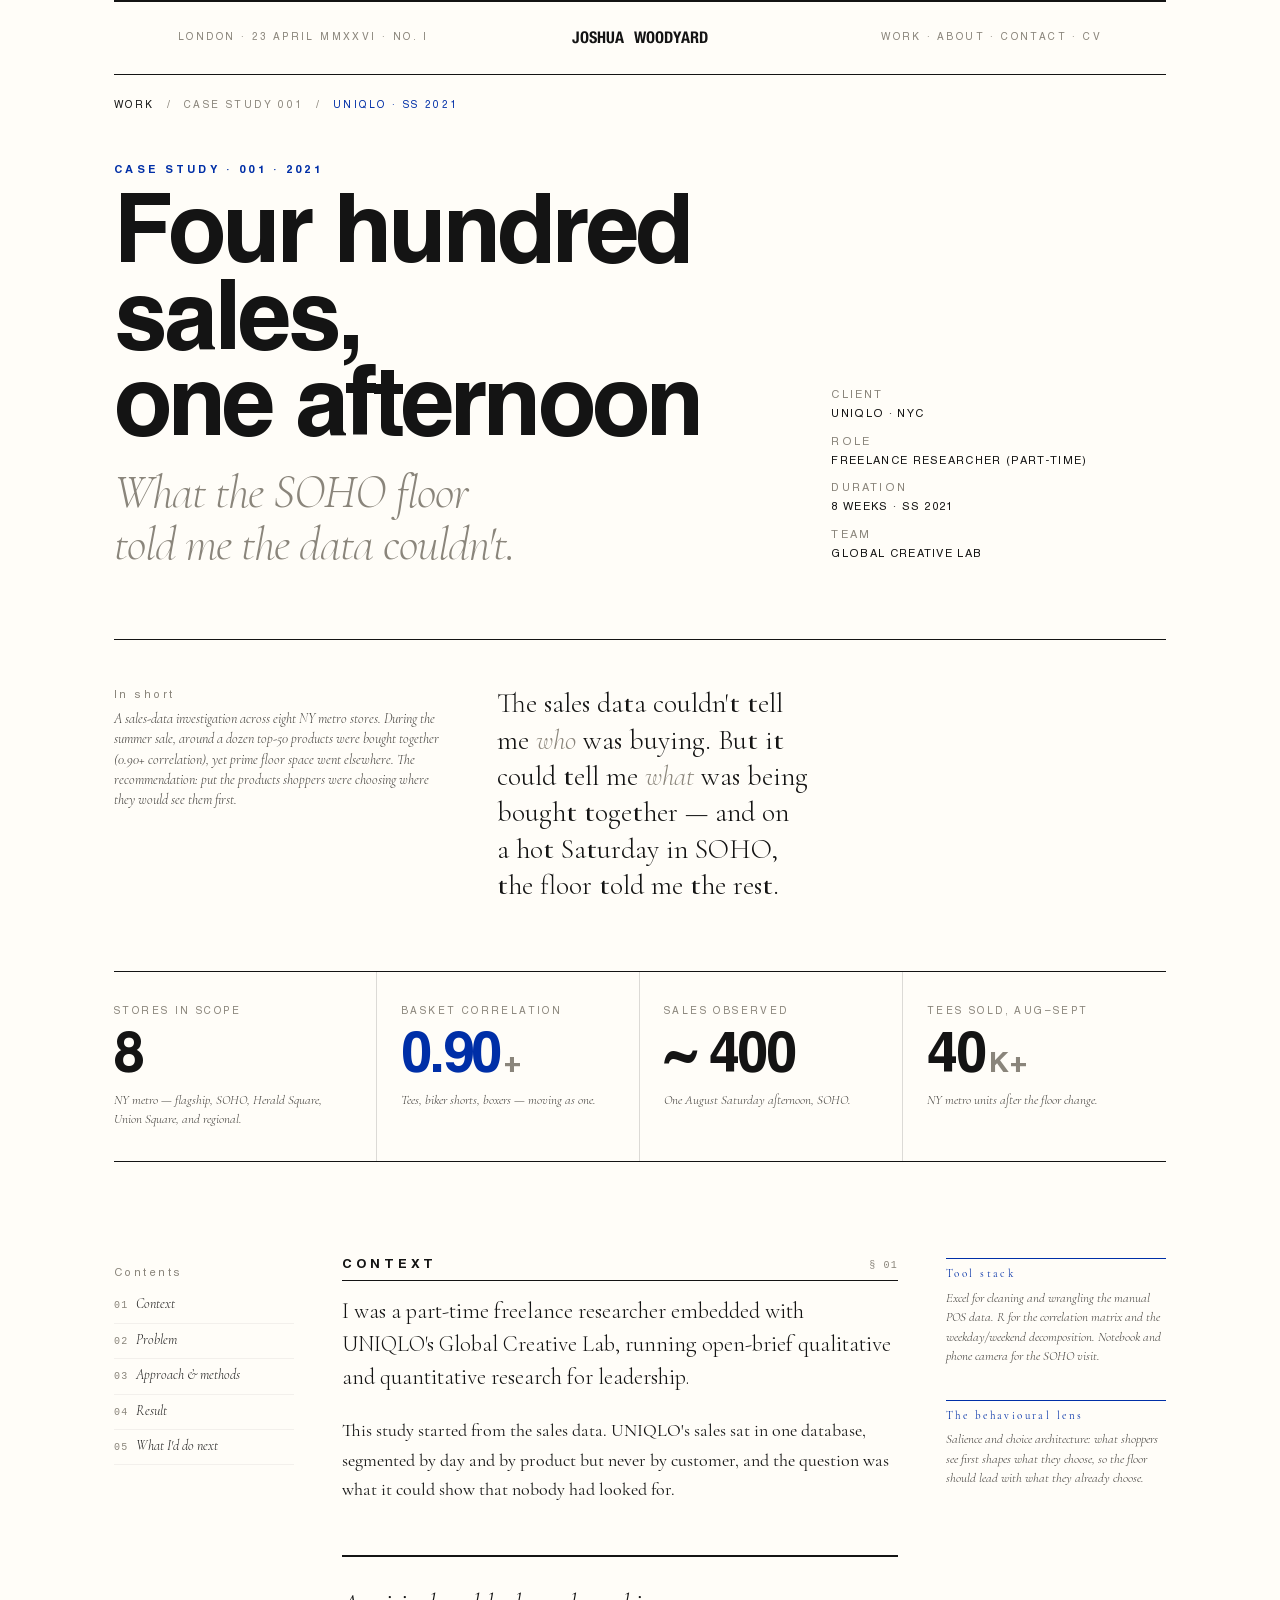
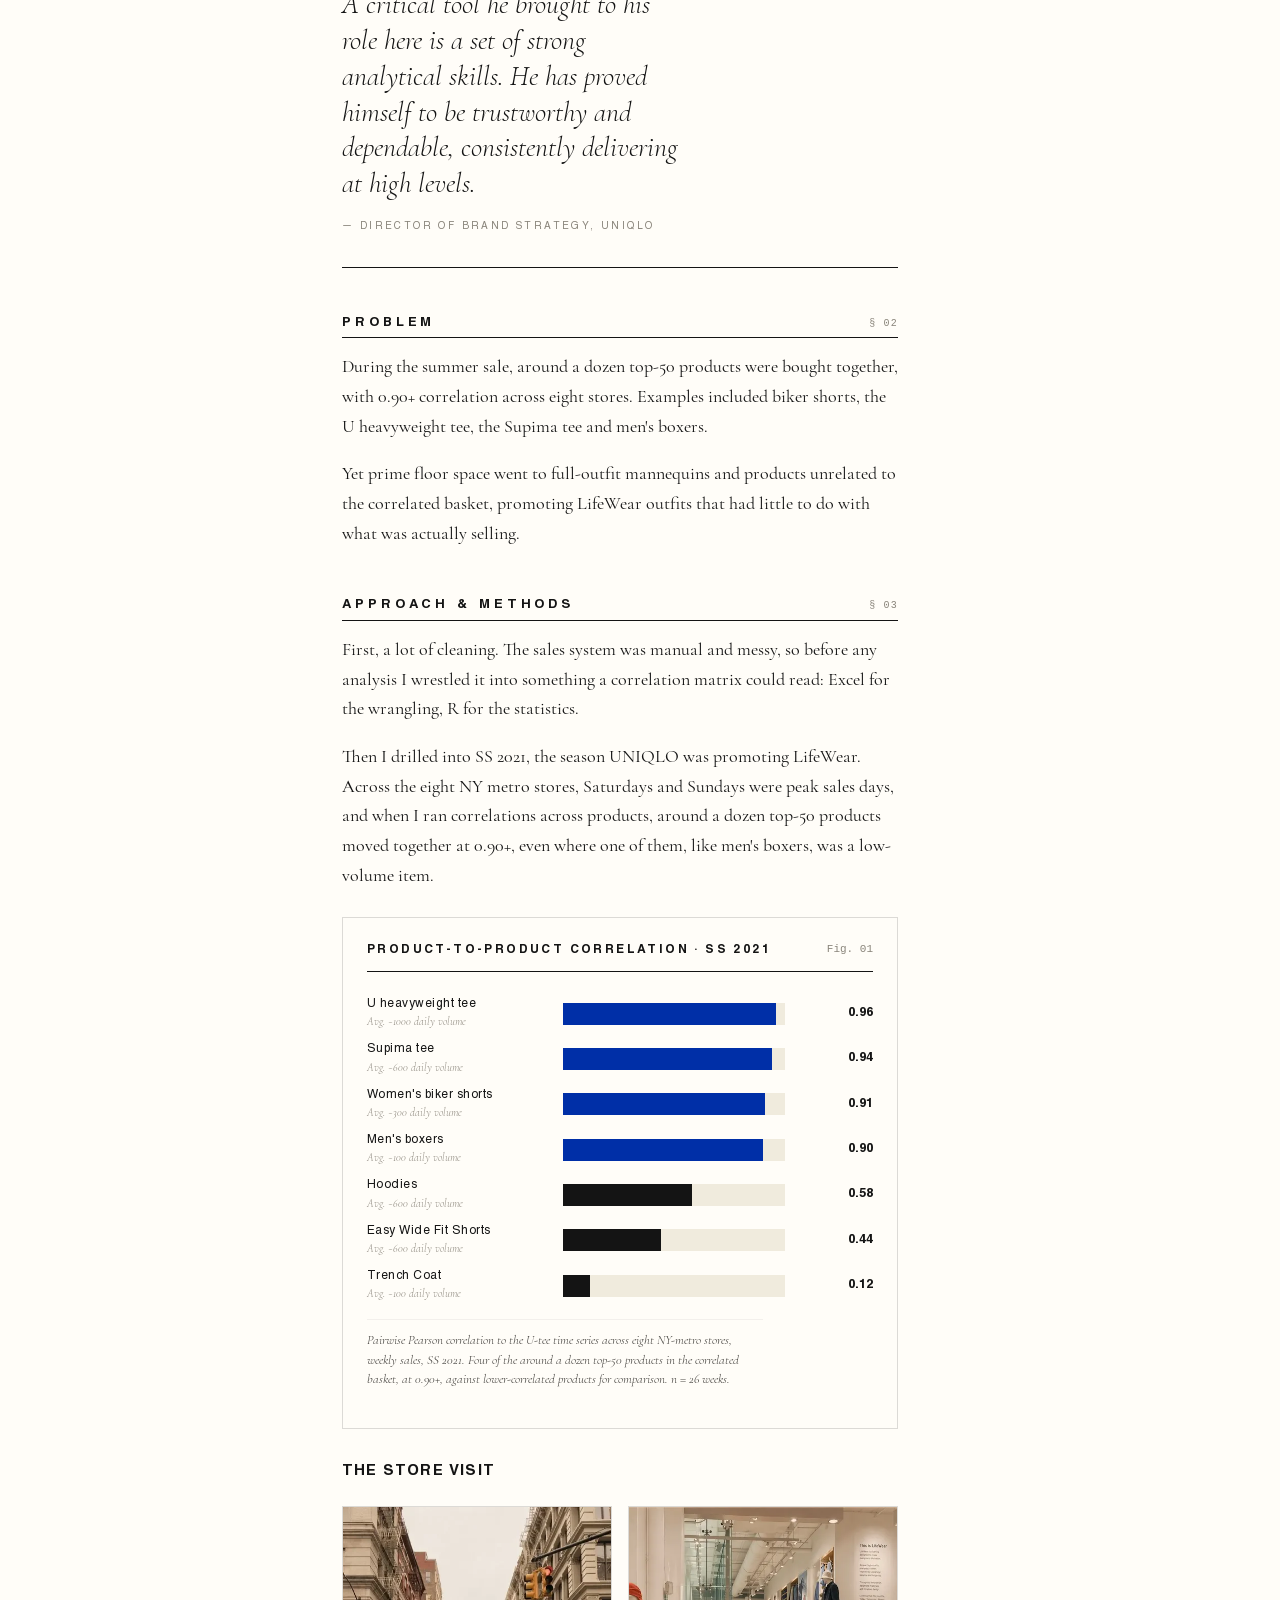
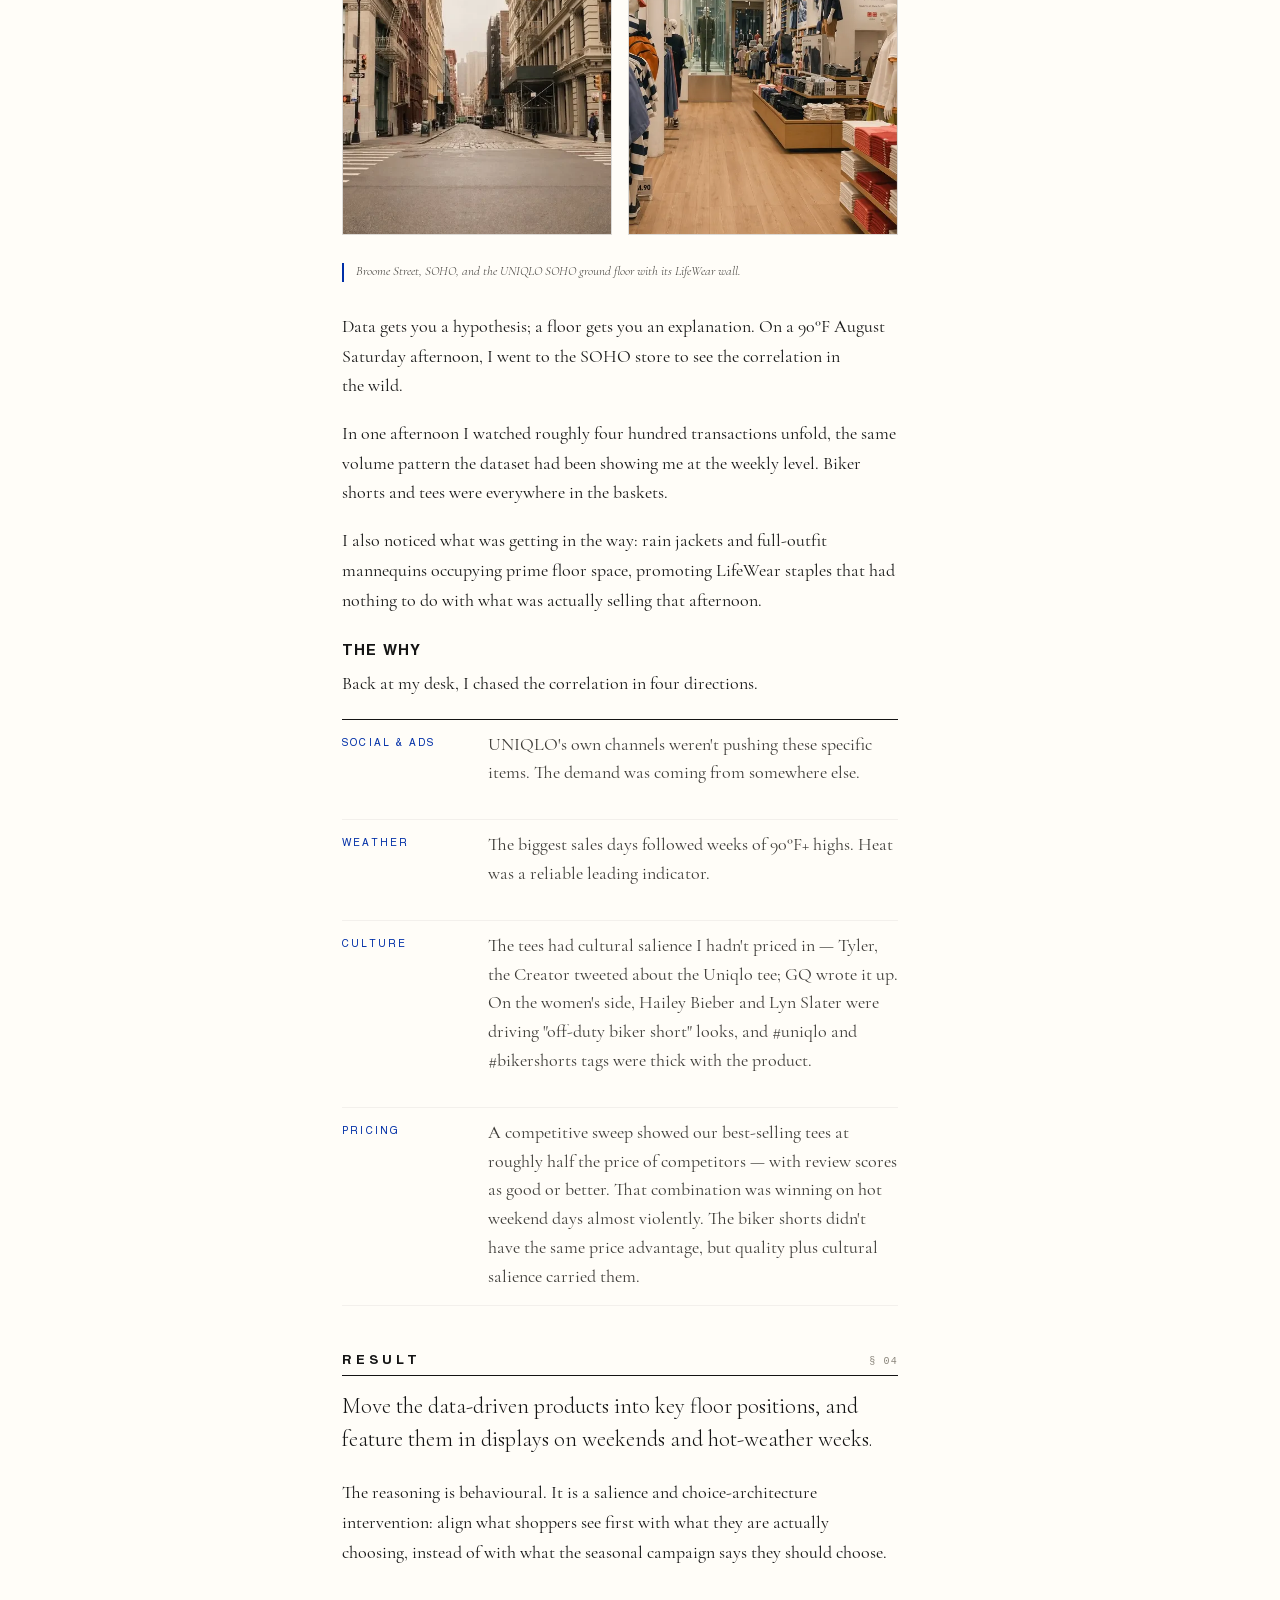
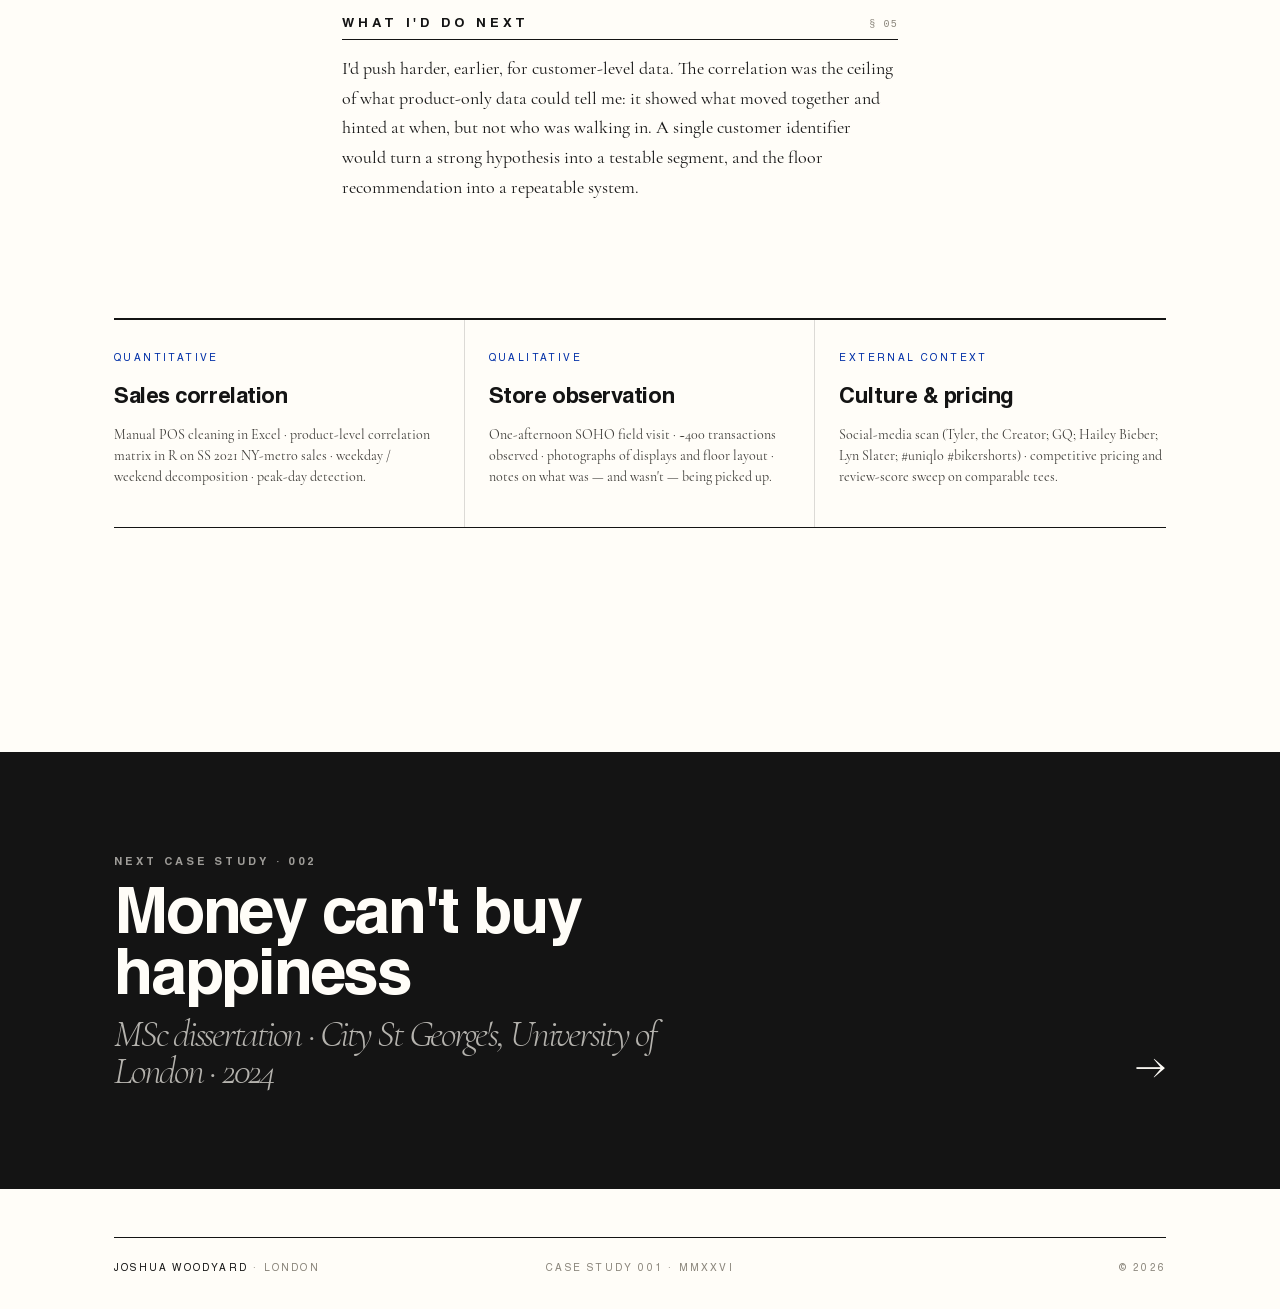
<file: uniqlo-case-study.html>
<!doctype html>
<html lang="en">
<head>
<meta charset="utf-8">
<title>Four hundred sales, one afternoon · Joshua Woodyard</title>
<meta name="viewport" content="width=device-width,initial-scale=1">
<link rel="icon" href="data:image/svg+xml,%3Csvg xmlns=%27http://www.w3.org/2000/svg%27 viewBox=%270 0 32 32%27%3E%3Crect width=%2732%27 height=%2732%27 fill=%27%23002FA7%27/%3E%3C/svg%3E">
<meta name="description" content="Basket analysis and floor layout for UNIQLO: around a dozen top-50 products bought together across eight NY metro stores, and a recommendation to give them prime floor space. Joshua Woodyard, behavioural researcher.">
<meta name="theme-color" content="#FFFDF8">
<link rel="preload" as="font" type="font/woff2" href="fonts/Helvetica-Bold.woff2" crossorigin>
<link rel="preload" as="font" type="font/woff2" href="fonts/CormorantGaramondCV-Light.woff2" crossorigin>
<link rel="stylesheet" href="foundations.css?v=59">
<style>
  body { padding: 0; }
  .shell { max-width: 1180px; margin: 0 auto; padding: 0 var(--page-pad); }

  .nameplate {
    display: grid; grid-template-columns: 1fr auto 1fr;
    align-items: center; padding: var(--s-4) 0;
    border-top: 2px solid var(--ink); border-bottom: 1px solid var(--ink);
    font-family: var(--font-display); font-size: 10px; letter-spacing: 0.24em; text-transform: uppercase; color: var(--ink-muted);
  }
  .nameplate .c { text-align: center; font-family: var(--font-wordmark); font-size: clamp(30px, 6vw, 56px); letter-spacing: normal; color: var(--ink); text-transform: lowercase; font-weight: 700; line-height: 1; }
  .nameplate .r { text-align: right; }
  .nameplate a { color: inherit; border: none; }
  .nameplate a:hover { color: var(--cobalt); }
  .nameplate .menu { display: none; }

  /* Breadcrumb */
  .crumb {
    padding: var(--s-5) 0 0; display: flex; gap: 12px;
    font-family: var(--font-display); font-size: 10px; letter-spacing: 0.24em; text-transform: uppercase; color: var(--ink-muted);
  }
  .crumb a { color: var(--ink); border: none; }
  .crumb .now { color: var(--cobalt); }

  /* Title block */
  .title-block {
    padding: var(--s-7) 0 var(--s-8);
    border-bottom: 1px solid var(--ink);
    display: grid; grid-template-columns: 2fr 1fr; gap: var(--s-7); align-items: end;
  }
  .title-block .eyebrow {
    font-family: var(--font-display); font-size: 11px; letter-spacing: 0.3em; text-transform: uppercase; color: var(--cobalt); display: block; margin-bottom: var(--s-4);
  }
  .title-block h1 {
    font-family: var(--font-display); font-size: clamp(40px, 7.5vw, 120px); font-weight: 700;
    letter-spacing: -0.04em; line-height: 0.9; text-wrap: balance;
    overflow-wrap: break-word;
  }
  .title-block h1 em { font-family: var(--font-body); font-weight: 300; font-style: italic; color: var(--ink-muted); font-size: 0.5em; letter-spacing: -0.02em; display: block; margin-top: var(--s-4); line-height: 1.1; }
  .title-block .meta { padding-bottom: var(--s-3); font-family: var(--font-display); font-size: 11px; letter-spacing: 0.2em; text-transform: uppercase; color: var(--ink-muted); }
  .title-block .meta .k { color: var(--ink-muted); display: block; margin-top: var(--s-3); }
  .title-block .meta .v { color: var(--ink); display: block; margin-top: 3px; letter-spacing: 0.12em; }

  /* Deck */
  .deck-block {
    padding: var(--s-7) 0 var(--s-8);
    border-bottom: 1px solid var(--ink);
    display: grid; grid-template-columns: 1fr 2fr; gap: var(--s-7); align-items: start;
  }
  .deck-block .side .label--micro { color: var(--ink-muted); display: block; margin-bottom: 6px; }
  .deck-block .side .sumline { font-family: var(--font-body); font-style: italic; font-size: 14px; color: var(--ink-soft); line-height: 1.45; }
  .deck-block .standfirst { font-family: var(--font-body); font-weight: 300; font-size: 28px; line-height: 1.3; color: var(--ink); max-width: 28ch; text-wrap: balance; }
  .deck-block .standfirst em { color: var(--ink-muted); }

  /* Stat row */
  .stat-row {
    display: grid; grid-template-columns: repeat(4, 1fr);
    border-bottom: 1px solid var(--ink);
  }
  .stat-row .s {
    padding: var(--s-6) var(--s-5);
    border-right: 1px solid var(--rule-strong);
  }
  .stat-row .s:first-child { padding-left: 0; }
  .stat-row .s:last-child  { padding-right: 0; border-right: none; }
  .stat-row .s .k { display: block; line-height: 1.5; font-family: var(--font-display); font-size: 10px; letter-spacing: 0.24em; text-transform: uppercase; color: var(--ink-muted); }
  .stat-row .s .v { font-family: var(--font-display); font-size: 56px; line-height: 0.95; font-weight: 700; letter-spacing: -0.04em; color: var(--ink); margin-top: var(--s-3); font-variant-numeric: tabular-nums; }
  .stat-row .s .v--cobalt { color: var(--cobalt); }
  .stat-row .s .v .suf { font-size: 28px; letter-spacing: 0.04em; color: var(--ink-muted); margin-left: 4px; font-weight: 700; }
  .stat-row .s .n { font-family: var(--font-body); font-style: italic; font-size: 13px; color: var(--ink-soft); margin-top: 8px; line-height: 1.45; }

  /* Article body */
  .article {
    padding: var(--s-9) 0 var(--s-10);
    display: grid; grid-template-columns: 180px minmax(0, 660px) 220px; gap: var(--s-7);
  }
  .article h2 {
    font-family: var(--font-display); font-size: 13px; font-weight: 700;
    letter-spacing: 0.3em; text-transform: uppercase;
    padding-bottom: 8px; border-bottom: 1px solid var(--ink);
    margin: var(--s-7) 0 var(--s-4);
    display: flex; justify-content: space-between; align-items: baseline;
  }
  .article h2:first-child { margin-top: 0; }
  .article h2 .section-num { font-family: var(--font-mono); font-size: 10px; color: var(--ink-muted); letter-spacing: 0.12em; font-weight: 400; }
  .article p { font-family: var(--font-body); font-size: 18px; line-height: 1.65; color: var(--ink); margin-bottom: 1em; }
  .article p.lead {
    font-family: var(--font-body); font-size: 22px; line-height: 1.5; color: var(--ink); font-weight: 300;
  }
  .article ul { font-family: var(--font-body); font-size: 17px; line-height: 1.55; color: var(--ink); padding-left: 0; list-style: none; margin: 0 0 1em 0; }
  .article ul li { padding: var(--s-3) 0; border-top: 1px solid var(--rule); display: grid; grid-template-columns: 130px 1fr; gap: var(--s-4); }
  .article ul li:first-child { border-top: 1px solid var(--ink); }
  .article ul li:last-child { border-bottom: 1px solid var(--rule); }
  .article ul li .tag { font-family: var(--font-display); font-size: 10px; letter-spacing: 0.22em; text-transform: uppercase; color: var(--cobalt); padding-top: 4px; }

  .article blockquote {
    border-top: 2px solid var(--ink); border-bottom: 1px solid var(--ink);
    padding: var(--s-6) 0; margin: var(--s-7) 0;
  }
  .article blockquote p {
    font-family: var(--font-body); font-style: italic; font-weight: 300;
    font-size: 28px; line-height: 1.28; color: var(--ink); margin: 0; max-width: 28ch;
  }
  .article blockquote .attrib {
    font-family: var(--font-display); font-size: 10px; letter-spacing: 0.24em; text-transform: uppercase; color: var(--ink-muted); margin-top: var(--s-4); display: block;
  }

  /* Marginalia */
  .article aside {
    font-family: var(--font-body); font-size: 13px; font-style: italic; line-height: 1.5; color: var(--ink-soft);
    padding-top: var(--s-2); border-top: 1px solid var(--cobalt);
  }
  .article aside .label--micro { color: var(--cobalt); font-style: normal; display: block; margin-bottom: 6px; }
  .article .marg-col { position: relative; }
  .article .marg-col > * { margin-bottom: var(--s-6); }

  .article .leftnotes { padding-top: var(--s-2); }
  .article .leftnotes .label--micro { color: var(--ink-muted); display: block; margin-bottom: 6px; }
  .article .leftnotes .toc {
    font-family: var(--font-body); font-style: italic; font-size: 14px; line-height: 1.6; color: var(--ink);
  }
  .article .leftnotes .toc a { border: none; color: var(--ink); display: block; padding: 6px 0; border-bottom: 1px solid var(--rule); }
  .article .leftnotes .toc a:hover { color: var(--cobalt); }
  .article .leftnotes .toc .n { font-family: var(--font-mono); font-size: 10px; color: var(--ink-muted); letter-spacing: 0.12em; margin-right: 8px; font-style: normal; }

  /* Figure (correlation) */
  .figure {
    grid-column: 2 / 4;
    border: 1px solid var(--rule-strong); background: var(--paper-bright);
    padding: var(--s-5); margin: var(--s-5) 0 var(--s-6);
  }
  .figure .fh { display: flex; justify-content: space-between; border-bottom: 1px solid var(--ink); padding-bottom: var(--s-3); margin-bottom: var(--s-5); }
  .figure .fh h4 { font-family: var(--font-display); font-size: 12px; letter-spacing: 0.2em; text-transform: uppercase; }
  .figure .fh .n { font-family: var(--font-mono); font-size: 11px; color: var(--ink-muted); }
  .figure .fc { font-family: var(--font-body); font-style: italic; font-size: 13px; color: var(--ink-soft); line-height: 1.5; margin-top: var(--s-4); padding-top: var(--s-3); border-top: 1px solid var(--rule); }

  .chart-row { display: grid; grid-template-columns: 180px 1fr 72px; gap: var(--s-4); align-items: center; margin-bottom: 10px; }
  .chart-row .lbl { font-family: var(--font-display); font-size: 12px; letter-spacing: 0.04em; }
  .chart-row .lbl em { font-family: var(--font-body); font-style: italic; font-weight: 300; color: var(--ink-muted); letter-spacing: 0; font-size: 11px; display: block; margin-top: 2px; }
  .chart-row .tr { height: 22px; background: var(--paper-warm); position: relative; }
  .chart-row .tr .f { position: absolute; inset: 0 auto 0 0; background: var(--ink); }
  .chart-row .tr .f--cobalt { background: var(--cobalt); }
  .chart-row .val { font-family: var(--font-display); font-size: 13px; text-align: right; font-variant-numeric: tabular-nums; font-weight: 700; }

  /* Floor-plan figure (before/after) */
  .floorplan { display: grid; grid-template-columns: 1fr 1fr; gap: var(--s-4); }
  .floorplan .plan { border: 1px solid var(--rule-strong); background: var(--paper-bone); aspect-ratio: 4 / 3; position: relative; padding: var(--s-3); }
  .floorplan .plan .cap { position: absolute; top: 8px; left: 10px; font-family: var(--font-display); font-size: 9px; letter-spacing: 0.22em; text-transform: uppercase; color: var(--ink-muted); }
  .floorplan .plan .cap b { color: var(--ink); font-weight: 700; }
  .floorplan .plan svg { width: 100%; height: 100%; display: block; }

  /* Weather overlay */
  .weather { padding: var(--s-2) 0; }
  .weather svg { width: 100%; height: 180px; display: block; }

  /* Methods grid */
  .methods {
    grid-column: 1 / -1;
    display: grid; grid-template-columns: repeat(3, 1fr);
    border-top: 2px solid var(--ink); border-bottom: 1px solid var(--ink);
    margin: var(--s-7) 0 0;
  }
  .methods .m {
    padding: var(--s-5);
    border-right: 1px solid var(--rule-strong);
  }
  .methods .m:first-child { padding-left: 0; }
  .methods .m:last-child  { padding-right: 0; border-right: none; }
  .methods .m .k { font-family: var(--font-display); font-size: 10px; letter-spacing: 0.24em; text-transform: uppercase; color: var(--cobalt); }
  .methods .m h4 { font-family: var(--font-display); font-size: 22px; font-weight: 700; letter-spacing: -0.02em; color: var(--ink); margin-top: var(--s-3); text-transform: none; }
  .methods .m p { font-family: var(--font-body); font-size: 14px; line-height: 1.5; color: var(--ink-soft); margin-top: var(--s-3); }


  /* Colophon */
  .colophon {
    padding: var(--s-5) 0 var(--s-6);
    display: grid; grid-template-columns: 1fr 1fr 1fr;
    font-family: var(--font-display); font-size: 10px; letter-spacing: 0.22em; text-transform: uppercase; color: var(--ink-muted);
    border-top: 1px solid var(--ink);
    margin-top: var(--s-7);
  }
  .colophon .c { text-align: center; }
  .colophon .r { text-align: right; }
  .colophon strong { color: var(--ink); font-weight: 400; }

  /* Responsive */
  @media (max-width: 960px) {
    .nameplate .nav-desktop { display: none; }
    .nameplate .menu { display: inline-block; }
    .title-block, .deck-block { grid-template-columns: 1fr; }
    .stat-row { grid-template-columns: repeat(2, 1fr); }
    .stat-row .s, .stat-row .s:first-child, .stat-row .s:last-child { border-right: none; border-bottom: 1px solid var(--rule-strong); padding: var(--s-5) var(--s-4) var(--s-5) 0; }
    .stat-row .s:nth-child(even) { padding-left: var(--s-4); }
    .stat-row .s:nth-child(odd) { border-right: 1px solid var(--rule-strong); }
    .stat-row .s:last-child, .stat-row .s:nth-last-child(2) { border-bottom: none; }
    .article { grid-template-columns: 1fr; }
    .methods { grid-template-columns: 1fr; }
    .methods .m { border-right: none; border-bottom: 1px solid var(--rule-strong); padding: var(--s-5) 0; }
    .methods .m:last-child { border-bottom: none; }
    .figure { grid-column: auto; }
    .figure-pair { grid-template-columns: 1fr !important; }
    .floorplan { grid-template-columns: 1fr; }
  }

  @media (max-width: 600px) {
    .stat-row .s .v { font-size: 40px; }
    .article p, .article p.lead { font-size: 17px; line-height: 1.55; }
    .article ul li { grid-template-columns: 1fr; gap: var(--s-2); }
    .chart-row { grid-template-columns: 1fr 1fr; gap: 8px; }
    .chart-row .tr { grid-column: 1 / -1; order: 3; }
    .colophon { grid-template-columns: 1fr; gap: 4px; }
    .colophon .c, .colophon .r { text-align: left; }
    .crumb { flex-wrap: wrap; gap: 6px 10px; }
    .title-block { padding: var(--s-6) 0 var(--s-7); }
    .deck-block { padding: var(--s-6) 0 var(--s-7); }
    .deck-block .standfirst { font-size: 24px; }
    .article { padding: var(--s-7) 0 var(--s-8); }
    .article blockquote p { font-size: 24px; }
  }

  @media (hover: none) {
    .nameplate a, .colophon a { padding: 6px 4px; }
  }

</style>
</head>
<body>


<div class="shell">

  <div class="pf-shell">
    <header class="pf-nameplate">
      <span class="pf-left">London · 23 April MMXXVI · No. I</span>
      <a class="pf-wordmark" href="index.html">Joshua Woodyard</a>
      <span class="pf-right"><span class="pf-nav-desktop"><a href="index.html">Work</a> · <a href="index.html#about">About</a> · <a href="index.html#contact">Contact</a> · <a href="cv.html">CV</a></span><details class="menu">
        <summary aria-label="Open menu">Menu<span class="chev" aria-hidden="true"></span></summary>
        <nav class="menu-panel" aria-label="Primary">
          <a href="index.html#work">Work</a>
          <a href="index.html#about">About</a>
          <a href="index.html#contact">Contact</a>
          <a href="cv.html">CV</a>
        </nav>
      </details></span>
    </header>
  </div>

  <nav class="crumb">
    <a href="index.html">Work</a><span>/</span><span>Case Study 001</span><span>/</span><span class="now">UNIQLO · SS 2021</span>
  </nav>

  <!-- TITLE -->
  <section class="title-block">
    <div>
      <span class="eyebrow">Case Study · 001 · 2021</span>
      <h1>Four hundred sales, <br>one afternoon<em>What the SOHO floor told me the data couldn't.</em></h1>
    </div>
    <div class="meta">
      <span class="k">Client</span><span class="v">UNIQLO · NYC</span>
      <span class="k">Role</span><span class="v">Freelance Researcher (Part-time)</span>
      <span class="k">Duration</span><span class="v">8 weeks · SS 2021</span>
      <span class="k">Team</span><span class="v">Global Creative Lab</span>
    </div>
  </section>

  <!-- STANDFIRST -->
  <section class="deck-block">
    <div class="side">
      <span class="label--micro">In short</span>
      <p class="sumline">A sales-data investigation across eight NY metro stores. During the summer sale, around a dozen top-50 products were bought together (0.90+ correlation), yet prime floor space went elsewhere. The recommendation: put the products shoppers were choosing where they would see them first.</p>
    </div>
    <p class="standfirst">The sales data couldn't tell me <em>who</em> was buying. But it could tell me <em>what</em> was being bought together — and on a hot Saturday in SOHO, the floor told me the rest.</p>
  </section>

  <!-- STATS -->
  <section class="stat-row">
    <div class="s">
      <span class="k">Stores in scope</span>
      <div class="v">8</div>
      <p class="n">NY metro — flagship, SOHO, Herald Square, Union Square, and regional.</p>
    </div>
    <div class="s">
      <span class="k">Basket correlation</span>
      <div class="v v--cobalt">0.90<span class="suf">+</span></div>
      <p class="n">Tees, biker shorts, boxers — moving as one.</p>
    </div>
    <div class="s">
      <span class="k">Sales observed</span>
      <div class="v">~ 400</div>
      <p class="n">One August Saturday afternoon, SOHO.</p>
    </div>
    <div class="s">
      <span class="k">Tees sold, Aug–Sept</span>
      <div class="v">40<span class="suf">K+</span></div>
      <p class="n">NY metro units after the floor change.</p>
    </div>
  </section>

  <!-- ARTICLE -->
  <article class="article">

    <!-- LEFT: TOC -->
    <div class="leftnotes">
      <span class="label--micro">Contents</span>
      <nav class="toc">
        <a href="#context"><span class="n">01</span>Context</a>
        <a href="#problem"><span class="n">02</span>Problem</a>
        <a href="#approach"><span class="n">03</span>Approach &amp; methods</a>
        <a href="#result"><span class="n">04</span>Result</a>
        <a href="#next"><span class="n">05</span>What I'd do next</a>
      </nav>
    </div>

    <!-- CENTER: body -->
    <div>
      <h2 id="context">Context <span class="section-num">§ 01</span></h2>
      <p class="lead">I was a part-time freelance researcher embedded with UNIQLO's Global Creative Lab, running open-brief qualitative and quantitative research for leadership.</p>
      <p>This study started from the sales data. UNIQLO's sales sat in one database, segmented by day and by product but never by customer, and the question was what it could show that nobody had looked for.</p>

      <blockquote>
        <p>A critical tool he brought to his role here is a set of strong analytical skills. He has proved himself to be trustworthy and dependable, consistently delivering at high levels.</p>
        <span class="attrib">— Director of Brand Strategy, UNIQLO</span>
      </blockquote>

      <h2 id="problem">Problem <span class="section-num">§ 02</span></h2>
      <p>During the summer sale, around a dozen top-50 products were bought together, with 0.90+ correlation across eight stores. Examples included biker shorts, the U heavyweight tee, the Supima tee and men's boxers.</p>
      <p>Yet prime floor space went to full-outfit mannequins and products unrelated to the correlated basket, promoting LifeWear outfits that had little to do with what was actually selling.</p>

      <h2 id="approach">Approach &amp; methods <span class="section-num">§ 03</span></h2>
      <p>First, a lot of cleaning. The sales system was manual and messy, so before any analysis I wrestled it into something a correlation matrix could read: Excel for the wrangling, R for the statistics.</p>
      <p>Then I drilled into SS 2021, the season UNIQLO was promoting LifeWear. Across the eight NY metro stores, Saturdays and Sundays were peak sales days, and when I ran correlations across products, around a dozen top-50 products moved together at 0.90+, even where one of them, like men's boxers, was a low-volume item.</p>

      <div class="figure" style="grid-column: 1 / -1; margin-left: 0;">
        <div class="fh"><h4>Product-to-product correlation · SS 2021</h4><span class="n">Fig. 01</span></div>
        <div class="chart-row"><span class="lbl">U heavyweight tee <em>Avg. ~1000 daily volume</em></span><div class="tr"><div class="f f--cobalt" style="width: 96%;"></div></div><span class="val">0.96</span></div>
        <div class="chart-row"><span class="lbl">Supima tee <em>Avg. ~600 daily volume<br></em></span><div class="tr"><div class="f f--cobalt" style="width: 94%;"></div></div><span class="val">0.94</span></div>
        <div class="chart-row"><span class="lbl">Women's biker shorts <em>Avg. ~300 daily volume<br></em></span><div class="tr"><div class="f f--cobalt" style="width: 91%;"></div></div><span class="val">0.91</span></div>
        <div class="chart-row"><span class="lbl">Men's boxers <em>Avg. ~100 daily volume<br></em></span><div class="tr"><div class="f f--cobalt" style="width: 90%;"></div></div><span class="val">0.90</span></div>
        <div class="chart-row"><span class="lbl">Hoodies <em>Avg. ~600 daily volume<br></em></span><div class="tr"><div class="f" style="width: 58%;"></div></div><span class="val">0.58</span></div>
        <div class="chart-row"><span class="lbl">Easy Wide Fit Shorts<em>Avg. ~600 daily volume<br></em></span><div class="tr"><div class="f" style="width: 44%;"></div></div><span class="val">0.44</span></div>
        <div class="chart-row"><span class="lbl">Trench Coat<em>Avg. ~100 daily volume</em></span><div class="tr"><div class="f" style="width: 12%;"></div></div><span class="val">0.12</span></div>
        <p class="fc">Pairwise Pearson correlation to the U-tee time series across eight NY-metro stores, weekly sales, SS 2021. Four of the around a dozen top-50 products in the correlated basket, at 0.90+, against lower-correlated products for comparison. n = 26 weeks.</p>
      </div>

      <h3 id="visit" style="font-family: var(--font-display); font-size: 15px; font-weight: 700; margin: var(--s-5) 0 var(--s-2);">The store visit</h3>
      <figure class="figure-pair" style="grid-column: 1 / -1; margin: var(--s-5) 0 var(--s-6); display: grid; grid-template-columns: 1fr 1fr; gap: var(--s-4); align-items: start;">
        <picture>
          <source type="image/webp" srcset="images/uniqlo/soho-street-640.webp 640w, images/uniqlo/soho-street-1200.webp 1200w" sizes="(max-width: 700px) 100vw, 540px">
          <img src="images/uniqlo/soho-street-1200.jpg"
               srcset="images/uniqlo/soho-street-640.jpg 640w, images/uniqlo/soho-street-1200.jpg 1200w"
               sizes="(max-width: 700px) 100vw, 540px"
               width="900" height="1095"
               loading="lazy" decoding="async"
               alt="Broome Street, SOHO, looking west on a quiet weekday morning before the Saturday rush."
               style="width: 100%; height: auto; display: block; border: 1px solid var(--rule-strong);">
        </picture>
        <picture>
          <source type="image/webp" srcset="images/uniqlo/uniqlo-lifewear-floor-640.webp 640w, images/uniqlo/uniqlo-lifewear-floor-1200.webp 1200w" sizes="(max-width: 700px) 100vw, 540px">
          <img src="images/uniqlo/uniqlo-lifewear-floor-1200.jpg"
               srcset="images/uniqlo/uniqlo-lifewear-floor-640.jpg 640w, images/uniqlo/uniqlo-lifewear-floor-1200.jpg 1200w"
               sizes="(max-width: 700px) 100vw, 540px"
               width="1015" height="1235"
               loading="lazy" decoding="async"
               alt="UNIQLO SOHO ground floor — the LifeWear wall with rain-jacket mannequin and heavyweight tee table."
               style="width: 100%; height: auto; display: block; border: 1px solid var(--rule-strong);">
        </picture>
        <figcaption style="grid-column: 1 / -1; font-family: var(--font-body); font-style: italic; font-size: 13px; color: var(--ink-soft); line-height: 1.5; margin-top: var(--s-3); padding-left: var(--s-3); border-left: 2px solid var(--cobalt);">Broome Street, SOHO, and the UNIQLO SOHO ground floor with its LifeWear wall.</figcaption>
      </figure>

      <p>Data gets you a hypothesis; a floor gets you an explanation. On a 90°F August Saturday afternoon, I went to the SOHO store to see the correlation in the wild.</p>
      <p>In one afternoon I watched roughly four hundred transactions unfold, the same volume pattern the dataset had been showing me at the weekly level. Biker shorts and tees were everywhere in the baskets.</p>
      <p>I also noticed what was getting in the way: rain jackets and full-outfit mannequins occupying prime floor space, promoting LifeWear staples that had nothing to do with what was actually selling that afternoon.</p>

      <h3 style="font-family: var(--font-display); font-size: 15px; font-weight: 700; margin: var(--s-5) 0 var(--s-2);">The why</h3>
      <p>Back at my desk, I chased the correlation in four directions.</p>
      <ul>
        <li><span class="tag">Social &amp; ads</span><span>UNIQLO's own channels weren't pushing these specific items. The demand was coming from somewhere else.</span></li>
        <li><span class="tag">Weather</span><span>The biggest sales days followed weeks of 90°F+ highs. Heat was a reliable leading indicator.</span></li>
        <li><span class="tag">Culture</span><span>The tees had cultural salience I hadn't priced in — Tyler, the Creator tweeted about the Uniqlo tee; GQ wrote it up. On the women's side, Hailey Bieber and Lyn Slater were driving "off-duty biker short" looks, and #uniqlo and #bikershorts tags were thick with the product.</span></li>
        <li><span class="tag">Pricing</span><span>A competitive sweep showed our best-selling tees at roughly half the price of competitors — with review scores as good or better. That combination was winning on hot weekend days almost violently. The biker shorts didn't have the same price advantage, but quality plus cultural salience carried them.</span></li>
      </ul>

      <h2 id="result">Result <span class="section-num">§ 04</span></h2>
      <p class="lead">Move the data-driven products into key floor positions, and feature them in displays on weekends and hot-weather weeks.</p>
      <p>The reasoning is behavioural. It is a salience and choice-architecture intervention: align what shoppers see first with what they are actually choosing, instead of with what the seasonal campaign says they should choose.</p>

      <h2 id="next">What I'd do next <span class="section-num">§ 05</span></h2>
      <p>I'd push harder, earlier, for customer-level data. The correlation was the ceiling of what product-only data could tell me: it showed what moved together and hinted at when, but not who was walking in. A single customer identifier would turn a strong hypothesis into a testable segment, and the floor recommendation into a repeatable system.</p>
    </div>

    <!-- RIGHT: marginalia -->
    <div class="marg-col">
      <aside>
        <span class="label--micro">Tool stack</span>
        Excel for cleaning and wrangling the manual POS data. R for the correlation matrix and the weekday/weekend decomposition. Notebook and phone camera for the SOHO visit.
      </aside>

      <aside>
        <span class="label--micro">The behavioural lens</span>
        Salience and choice architecture: what shoppers see first shapes what they choose, so the floor should lead with what they already choose.
      </aside>
    </div>

    <!-- METHODS -->
    <div class="methods">
      <div class="m">
        <span class="k">Quantitative</span>
        <h4>Sales correlation</h4>
        <p>Manual POS cleaning in Excel · product-level correlation matrix in R on SS 2021 NY-metro sales · weekday / weekend decomposition · peak-day detection.</p>
      </div>
      <div class="m">
        <span class="k">Qualitative</span>
        <h4>Store observation</h4>
        <p>One-afternoon SOHO field visit · ~400 transactions observed · photographs of displays and floor layout · notes on what was — and wasn't — being picked up.</p>
      </div>
      <div class="m">
        <span class="k">External context</span>
        <h4>Culture &amp; pricing</h4>
        <p>Social-media scan (Tyler, the Creator; GQ; Hailey Bieber; Lyn Slater; #uniqlo #bikershorts) · competitive pricing and review-score sweep on comparable tees.</p>
      </div>
    </div>

  </article>

  <!-- NEXT -->
  <a class="next-project" href="dissertation-case-study.html">
    <div>
      <span class="eyebrow">Next case study · 002</span>
      <h3>Money can't buy happiness<em>MSc dissertation · City St George's, University of London · 2024</em></h3>
    </div>
    <span class="arrow">→</span>
  </a>

  <footer class="colophon">
    <span><strong>Joshua Woodyard</strong> · London</span>
    <span class="c">Case study 001 · MMXXVI</span>
    <span class="r">© 2026</span>
  </footer>

</div>




</body>
</html>
</file>
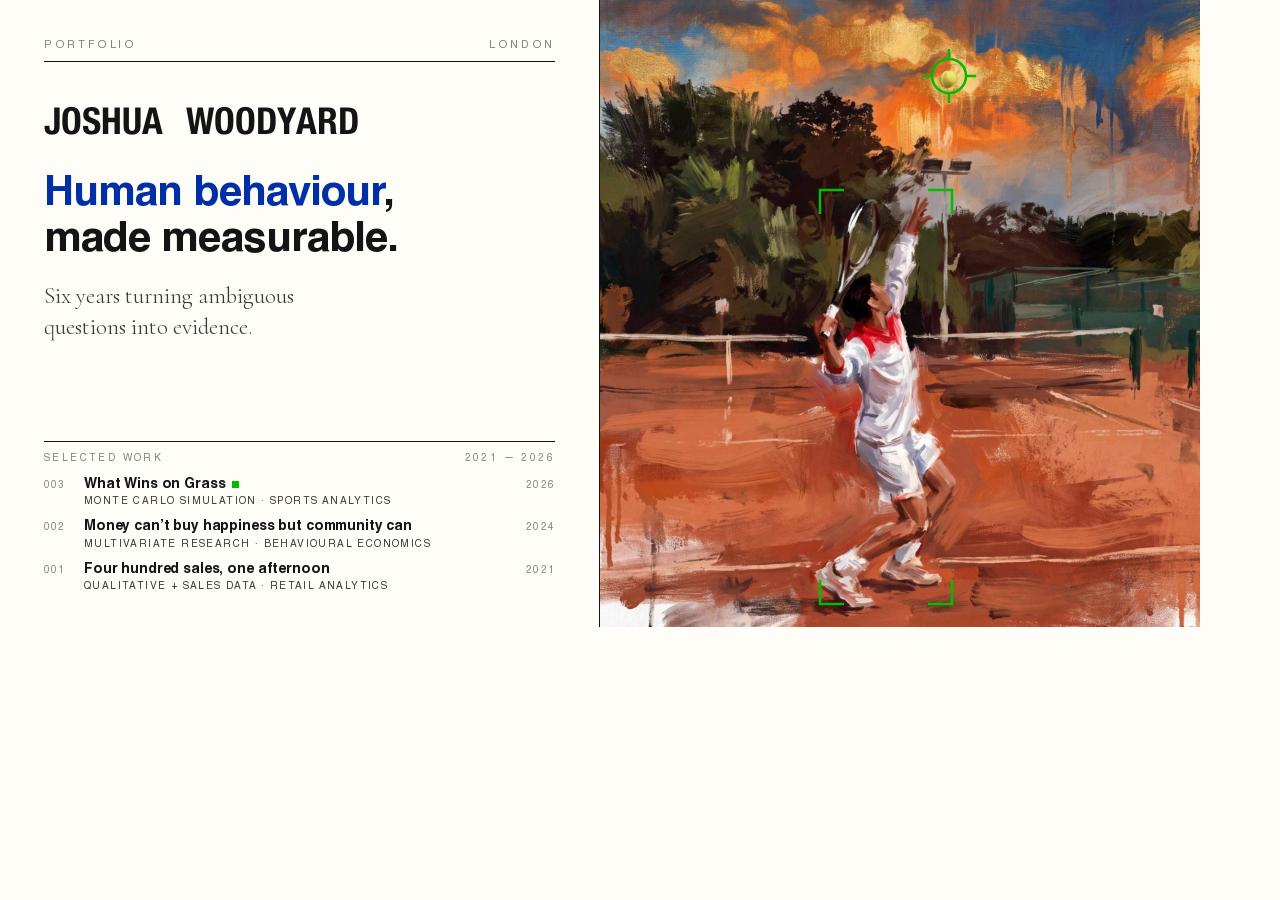
<file: images/share-card.src.html>
<!doctype html>
<html lang="en">
<head>
<meta charset="utf-8">
<style>
  @font-face { font-family:"Helvetica"; src:url("../fonts/Helvetica.woff2") format("woff2"); font-weight:400; }
  @font-face { font-family:"Helvetica"; src:url("../fonts/Helvetica-Bold.woff2") format("woff2"); font-weight:700; }
  @font-face { font-family:"National"; src:url("../fonts/NationalCodesUniversal.woff2") format("woff2"); font-weight:700; }
  @font-face { font-family:"Cormorant Garamond"; src:url("../fonts/CormorantGaramond-Light.woff2") format("woff2"); font-weight:300; }

  :root {
    --paper:#FFFDF8; --ink:#141414; --ink-soft:#3C3A36; --ink-muted:#8A857B;
    --cobalt:#002FA7; --signal-green:#00BD00;
  }
  * { margin:0; padding:0; box-sizing:border-box; }
  html,body { width:1200px; height:627px; overflow:hidden; background:var(--paper); }

  .frame { width:1200px; height:627px; display:grid; grid-template-columns:600px 600px; }

  /* ---- Left: ivory panel ---- */
  .panel {
    background:var(--paper); padding:40px 44px 36px;
    display:flex; flex-direction:column;
    border-right:1px solid var(--ink);
  }
  .micro {
    font-family:"Helvetica",sans-serif; font-size:11px; font-weight:400;
    letter-spacing:.24em; text-transform:uppercase; color:var(--ink-muted);
    display:flex; justify-content:space-between;
    border-bottom:1px solid var(--ink); padding-bottom:10px;
  }
  /* National Codes is a caps-only display face with a small cap-height on the
     em — it needs a big font-size and a crushed line-height to sit right. */
  .wordmark {
    font-family:"National",sans-serif; font-weight:700; text-transform:lowercase;
    font-size:92px; line-height:.42; color:var(--ink);
    margin:40px 0 0; letter-spacing:normal;
  }
  h1 {
    font-family:"Helvetica",sans-serif; font-weight:700;
    font-size:42px; line-height:1.1; letter-spacing:-.022em; color:var(--ink);
    margin-top:30px;
  }
  h1 .c { color:var(--cobalt); }
  .lede {
    font-family:"Cormorant Garamond",serif; font-weight:300;
    font-size:23px; line-height:1.35; color:var(--ink-soft);
    margin-top:18px; max-width:27ch;
  }
  .spacer { flex:1 1 auto; }
  .work-head {
    display:flex; justify-content:space-between; align-items:baseline;
    font-family:"Helvetica",sans-serif; font-size:10px; letter-spacing:.24em;
    text-transform:uppercase; color:var(--ink-muted);
    border-top:1px solid var(--ink); padding-top:11px; margin-bottom:13px;
  }
  .work { display:flex; flex-direction:column; gap:12px; }
  .row {
    display:grid; grid-template-columns:30px 1fr auto; gap:10px;
    align-items:baseline;
  }
  .row .n, .row .y {
    font-family:"Helvetica",sans-serif; font-size:10px; letter-spacing:.12em;
    color:var(--ink-muted);
  }
  .row .y { text-align:right; }
  .row .t {
    font-family:"Helvetica",sans-serif; font-weight:700; font-size:14px;
    line-height:1.25; letter-spacing:-.01em; color:var(--ink);
  }
  .row .s {
    font-family:"Helvetica",sans-serif; font-size:10px; letter-spacing:.14em;
    text-transform:uppercase; color:var(--ink-soft); margin-top:3px;
  }
  /* The green square marks the project the painting belongs to. */
  .dot {
    display:inline-block; width:7px; height:7px; background:var(--signal-green);
    margin-left:7px; vertical-align:baseline;
  }

  /* ---- Right: painting ---- */
  .art { position:relative; overflow:hidden; }
  .art .plate {
    position:absolute; inset:0;
    background-image:url("./serve-painting.jpg");
    background-size:1000px 1000px;          /* 2000px source at 0.5 */
    background-position:-100px -335.5px;    /* crop x200 y671 at 0.5 */
    background-repeat:no-repeat;
  }
  .art svg { position:absolute; inset:0; }
</style>
</head>
<body>
<div class="frame">

  <div class="panel">
    <div class="micro"><span>Portfolio</span><span>London</span></div>

    <div class="wordmark">joshua woodyard</div>

    <h1><span class="c">Human behaviour</span>, made&nbsp;measurable.</h1>
    <p class="lede">Six years turning ambiguous questions into evidence.</p>

    <div class="spacer"></div>

    <div class="work-head"><span>Selected work</span><span>2021 &mdash; 2026</span></div>
    <div class="work">
      <div class="row">
        <span class="n">003</span>
        <div>
          <div class="t">What Wins on Grass<span class="dot"></span></div>
          <div class="s">Monte Carlo simulation · Sports analytics</div>
        </div>
        <span class="y">2026</span>
      </div>
      <div class="row">
        <span class="n">002</span>
        <div>
          <div class="t">Money can&rsquo;t buy happiness but community can</div>
          <div class="s">Multivariate research · Behavioural economics</div>
        </div>
        <span class="y">2024</span>
      </div>
      <div class="row">
        <span class="n">001</span>
        <div>
          <div class="t">Four hundred sales, one afternoon</div>
          <div class="s">Qualitative + sales data · Retail analytics</div>
        </div>
        <span class="y">2021</span>
      </div>
    </div>
  </div>

  <div class="art">
    <div class="plate"></div>
    <svg width="600" height="627" viewBox="0 0 600 627" fill="none">
      <!-- tracking marks: ball reticle + subject box corners. Kept to marks
           that need no reading of the court — the painting takes liberties
           with its geometry, so no trajectory is drawn across it. -->
      <circle cx="349" cy="76" r="17" stroke="#00BD00" stroke-width="2.5" fill="none"/>
      <path d="M349 49 V 59 M349 93 V 103 M322 76 H 332 M366 76 H 376"
            stroke="#00BD00" stroke-width="2.5"/>
      <g stroke="#00BD00" stroke-width="2.5" fill="none">
        <path d="M220 214 V 190 H 244"/>
        <path d="M328 190 H 352 V 214"/>
        <path d="M220 580 V 604 H 244"/>
        <path d="M328 604 H 352 V 580"/>
      </g>
    </svg>
  </div>

</div>
</body>
</html>
</file>
<file: cv.css>
/* ============================================================
 CV — shared type and layout
 Used by the generated CV pages (cv.html, cv-consumer-insights.html, built
 from templates/cv.template.html) and by the CV Workshop (tailor.html), so a
 tailored CV is set exactly like the master. Loaded after foundations.css.
 Page chrome (save panel, lock tab, back link) stays with each page.
 ============================================================ */

/* ---- CV faces --------------------------------------------------------
   Line metrics are corrected so a line box matches the ink it contains.
   Cormorant Garamond CV is modified at the source by
   scripts/build_fonts_cormorant.py (SIL OFL, see fonts/OFL.txt). Helvetica and
   National Codes are not ours to modify, so the same correction is made
   here with *-override descriptors, using that script's measurements. */
@font-face { font-family: "Cormorant Garamond CV"; src: url("fonts/CormorantGaramondCV-Regular.woff2") format("woff2");
             font-weight: 400; font-style: normal; font-display: swap; }
@font-face { font-family: "Cormorant Garamond CV"; src: url("fonts/CormorantGaramondCV-Bold.woff2") format("woff2");
             font-weight: 700; font-style: normal; font-display: swap; }
@font-face { font-family: "Cormorant Garamond CV"; src: url("fonts/CormorantGaramondCV-LightItalic.woff2") format("woff2");
             font-weight: 300 400; font-style: italic; font-display: swap; }
@font-face { font-family: "Helvetica CV"; src: url("fonts/Helvetica.woff2") format("woff2");
             font-weight: 400; font-display: swap;
             ascent-override: 73.7%; descent-override: 22.1%; line-gap-override: 0%; }
@font-face { font-family: "Helvetica CV"; src: url("fonts/Helvetica-Bold.woff2") format("woff2");
             font-weight: 700; font-display: swap;
             ascent-override: 74.3%; descent-override: 21.8%; line-gap-override: 0%; }
@font-face { font-family: "National CV"; src: url("fonts/NationalCodesUniversal.woff2") format("woff2");
             font-weight: 700; font-display: swap;
             unicode-range: U+0020, U+0041-005A, U+0061-007A, U+00A0;
             ascent-override: 29.6%; descent-override: 3.6%; line-gap-override: 0%; }

/* ---- Brand rule: one paragraph style ------------------------------------
   Every piece of paragraph text on the CV is set the same way: Cormorant
   Garamond CV Regular, --cv-body (11.5pt), --lh-body, ink. That covers the
   profile, every bullet (roles, Research, Projects, Education) and the
   Skills & Languages values. Only the cobalt figures in bullets change, and
   only in weight. One deliberate exception: the Education Topics lines are
   italic in ink-soft at the meta size (--cv-entry-meta), so the course list
   reads as a quiet aside under each degree and each stays on one line. Otherwise never set paragraph text smaller,
   larger, italic, lighter or in another colour: mixed sizes and styles read
   as inconsistent branding. Labels (section heads, titles, the company /
   place / dates lines, Skills labels) are not paragraph text.
   scripts/verify_cv.py checks this on every PDF. */

:root {
  --font-body:     "Cormorant Garamond CV", Georgia, serif;
  --font-sans:     "Helvetica CV", Arial, sans-serif;
  --font-wordmark: "National CV", "Helvetica CV", Arial, sans-serif;

  /* Section headings and entry titles share one size (titles are never
     larger than headings), and the line under a title sits a quarter point
     above it: text extractors keep two lines in one block only when their
     sizes are that close, which is how a title stays with its company line. */
  --cv-heading:    10pt;
  --cv-entry:      10pt;
  --cv-entry-meta: 10.25pt;

  /* Spacing: one scale on a 4px (3pt) unit. Every gap on the page is one
     of these, measured ink to ink: from the baseline of the line above to
     the top of the tallest letter below. Text blocks are trimmed to their
     ink (see .trim) so a token means what it says, whatever the font.

       xs   4px  heading text to its rule; rule to text inside a table row
       s    8px  between the lines of one entry: title, dates, bullets
       m   16px  between entries
       l   24px  between sections

     Inside a paragraph the body leading (20px baseline to baseline) gives
     about 8.7px of ink gap, so bullets and the lines of an entry run at one
     even rhythm. All values are whole CSS pixels: Chrome snaps painted rules
     to the pixel grid, so whole-pixel blocks keep every rule-to-text gap
     identical. */
  --space-2xs: 1.5pt;    /*  2px */
  --space-xs:  3pt;      /*  4px */
  --space-s:   6pt;      /*  8px */
  --space-m:   12pt;     /* 16px */
  --space-l:   18pt;     /* 24px */

  /* Leading. Unitless, never "normal". The body value (cv-data.json,
     _layout.lineHeight) is 1.305: exactly 20px at 11.5pt on screen and in
     print. Chrome truncates line heights to 1/64px and, when printing,
     stores 11.5pt a hair under 15.333px, so 1.3 or even 1.30435 comes out
     at 19.984px and the 0.016px lost on every line drifts each rule off
     the text below it. */
  --lh-body:   1.305;
  --lh-single: 1.2;
}


.page {
  width: 210mm; min-height: 297mm;
  margin: 0 auto var(--s-6);
  background: var(--paper);
  padding: 12mm 14mm;
  box-shadow: 0 8px 40px -16px #14141433;
  font-variant-ligatures: none;   /* ligature glyphs can extract as garbage */
  position: relative;
}

/* Text trimmed to its ink: top at the tallest letter (the font's ascent,
   which the corrected metrics set to the real ink height), bottom on the
   baseline. Descenders hang into the gap below, as they do in print. Lists
   and the profile are trimmed the same way, so every gap on the page is
   measured from ink.

   Chrome rounds a font's ascent to whole pixels, so a trimmed line is a
   whole number of pixels tall and, with the 20px body leading, so is any
   trimmed block. Nothing below ever starts on a fractional y, which keeps
   rule-to-text gaps identical. (Trimming to cap height instead needed
   rounding padding, because cap height is not rounded.) */
.trim, .cv-lede, .cv-bullets { text-box: trim-both text alphabetic; }

/* Helvetica is the exception. Chrome takes the "text" edge from the font's
   own ascent (0.88em, far above any letter) and ignores the CSS
   ascent-override, and the licence rules out correcting the file itself.
   Its letters reach only 0.02em above its cap height, so it is trimmed at
   cap height instead, which is its ink to within a quarter-pixel. Cap height
   is not rounded the way ascent is, so these single lines are rounded up to
   a whole pixel. */
.cv-tagline, .cv-stamp, .cv-section > h2, .entry-title, .skill-row .k { text-box-edge: cap alphabetic; }
/* A minimum, not a fixed height: on a narrow screen these lines can wrap,
   and a fixed one-line height made the second line overlap the next item. */
.cv-tagline, .cv-section > h2, .entry-title { box-sizing: content-box; min-block-size: round(up, 1cap, 1px); }
/* (The Skills label needs no rounding: it sits on the value's baseline, so
   the value sets the row height.) */

/* ---- Masthead (page 1) ------------------------------------------------ */
.cv-masthead { position: relative; margin: 0 0 var(--space-m); }   /* rule to profile: m */
.cv-tagline {
  font-family: var(--font-sans); font-weight: 700;
  font-size: var(--cv-micro); line-height: var(--lh-single);
  letter-spacing: 0.08em; text-transform: uppercase;
  color: var(--cobalt); margin: 0;
  max-width: none;
}
.cv-tagline .sep, .cv-contact .sep, .cv-stamp .sep, .entry-meta .sep {
  color: var(--ink-muted); font-weight: 400;
}
/* Not ".cv-name": foundations.css forces negative tracking on that class. */
.cv-fullname {
  font-family: var(--font-wordmark); font-weight: 700;
  font-size: var(--cv-name); line-height: 1;
  text-transform: lowercase;   /* National's lowercase forms are the mark */
  letter-spacing: normal; color: var(--ink);
  margin: var(--space-s) 0 0;
}
/* Contact details are information, so they take the information style the
   rest of the CV uses for places and dates: the body serif, soft ink. */
.cv-contact {
  font-family: var(--font-body); font-weight: 400;
  font-size: var(--cv-body); line-height: var(--lh-single);
  letter-spacing: normal; color: var(--ink-soft);
  margin: var(--space-s) 0 0;
  padding-bottom: var(--space-s);
  border-bottom: 1px solid var(--ink);
  max-width: none;
}
.cv-contact a { color: var(--ink-soft); border: none; }
/* Date stamp and page marker. In the source it follows the contact line so
   a parser never reads it in the middle of the contact details; it is
   placed top-right visually. */
.cv-stamp {
  position: absolute; top: 0; right: 0; margin: 0;
  font-family: var(--font-sans); font-weight: 700;
  font-size: var(--cv-micro); line-height: var(--lh-single);
  letter-spacing: 0.08em; text-transform: uppercase;
  color: var(--ink-muted);
  max-width: none;
}

/* ---- Page-2 page number: at the foot, outside the flow ----------------- */
.cv-pagefoot {
  position: absolute; right: 14mm; bottom: 6mm; margin: 0;
  font-family: var(--font-sans); font-weight: 700;
  font-size: var(--cv-micro); line-height: var(--lh-single);
  letter-spacing: 0.08em; color: var(--ink-muted);
  text-box-edge: cap alphabetic;
}

/* ---- Running header (page 2): no rule under it ------------------------ */
.cv-runhead { position: relative; margin: 0 0 var(--space-l); }
.cv-runmark {
  font-family: var(--font-wordmark); font-weight: 700;
  font-size: var(--cv-name); line-height: 1;
  text-transform: lowercase; letter-spacing: normal;
  color: var(--ink); margin: 0;
}
.cv-runhead .cv-stamp { top: 50%; transform: translateY(-50%); }

/* ---- Profile ----------------------------------------------------------- */
.cv-lede {
  font-family: var(--font-body); font-weight: 400;
  font-size: var(--cv-body); line-height: var(--lh-body);
  color: var(--ink); margin: 0;
  max-width: none; text-wrap: pretty;
}

/* ---- Sections ---------------------------------------------------------- */
.cv-section { margin-top: var(--space-l); }
.cv-section > h2 {
  font-family: var(--font-sans); font-weight: 700;
  font-size: var(--cv-heading); line-height: var(--lh-single);
  letter-spacing: 0.08em; text-transform: uppercase;
  color: var(--ink);
  margin: 0 0 var(--space-s);
  padding-bottom: var(--space-xs);
  /* The rule is painted as a gradient rather than a border. Chrome snaps
     borders to whole pixels but sets text at fractional positions, so a
     border rule lands up to 1px (0.75pt) off depending on where the section
     happens to start. A painted line is drawn exactly where it is placed. */
  background: linear-gradient(var(--ink), var(--ink)) left bottom / 100% 1.1pt no-repeat;
}

/* ---- Entries: roles, research, education ------------------------------ */
.entry + .entry { margin-top: var(--space-m); }
.entry-title {
  font-family: var(--font-sans); font-weight: 700;
  font-size: var(--cv-entry); line-height: var(--lh-single);
  letter-spacing: -0.005em; color: var(--ink);
  margin: 0; max-width: none;
}
/* The title and its company / place / dates line are one block: the gap
   between them (s) is well under the gap between entries (m, 12pt), which is
   how a parser tells where an entry ends. */
/* Within a quarter point of the title (see --cv-entry-meta): at the body
   size the company line was read as a separate item from its title. */
.entry-meta {
  font-family: var(--font-body); font-weight: 400;
  font-size: var(--cv-entry-meta); line-height: var(--lh-single);
  color: var(--ink-soft);
  margin: var(--space-s) 0 0; max-width: none;
}

/* Bullets run on the body leading with no extra space between them, so the
   lines of an entry keep one even rhythm; the marker separates them. */
.cv-bullets {
  list-style: none; padding: 0; margin: var(--space-s) 0 0;
  font-family: var(--font-body); font-size: var(--cv-body); line-height: var(--lh-body);
}
.cv-bullets li {
  font-family: var(--font-body); font-weight: 400;
  font-size: var(--cv-body); line-height: var(--lh-body);
  color: var(--ink);
  padding-left: 1.1em;
  margin: 0;
  max-width: none; text-wrap: unset;
}
/* The marker sits in the first line as hanging inline text, so it shares
   that line's baseline however the list is trimmed. */
.cv-bullets li::before {
  content: "\2022";
  display: inline-block; box-sizing: border-box;
  width: 1.1em; margin-left: -1.1em; padding-left: 0.15em;
  font-family: var(--font-body); font-weight: 700;
  color: var(--ink);
}
.cv-bullets li strong { font-weight: 700; color: var(--cobalt); }
.cv-bullets li.topics {   /* the one styled exception: see the rule at the top */
  padding-left: 0; color: var(--ink-soft); font-style: italic;
  font-size: var(--cv-entry-meta);
}
.cv-bullets li.topics::before { content: none; }
.cv-bullets li.topics b {
  font-family: var(--font-sans); font-weight: 700; font-style: normal;
  font-size: var(--cv-micro); letter-spacing: 0.08em; text-transform: uppercase;
  color: var(--ink-soft); margin-right: var(--space-s);
}

/* ---- Skills & Languages ------------------------------------------------ */
/* Label and value share a baseline. Rule to the tallest letter below is
   xs; baseline to the rule is s, which leaves the deepest descender
   (0.283em, 4.3px) about as far from the rule as the text above it, so a
   row reads evenly. The label column is wide enough that no label wraps. */
.skill-row {
  display: grid; grid-template-columns: 37mm 1fr; column-gap: 13px;
  align-items: baseline;
  padding: var(--space-xs) 0 var(--space-s);
  border-bottom: 1px solid var(--rule);
}
/* Under the section rule the first row starts on the value's ascent, which
   Chrome rounds down, so its ink sat ~0.5pt closer to the rule than the
   first line of every other section (5.7pt vs 6.25pt, scripts/verify_cv.py).
   One pixel (Chrome snaps the row to whole pixels; 0.75pt) brings it to
   ~6.5pt, within the check's 0.5pt. */
.skill-row:first-of-type { padding-top: 1px; }
.skill-row:last-child { border-bottom: none; padding-bottom: 0; }
.skill-row .k {
  font-family: var(--font-sans); font-weight: 700;
  font-size: var(--cv-micro); line-height: var(--lh-single);
  letter-spacing: 0.08em; text-transform: uppercase;
  color: var(--ink-soft); margin: 0;
}
.skill-row .v {
  font-family: var(--font-body); font-weight: 400;
  font-size: var(--cv-body); line-height: var(--lh-body);
  color: var(--ink); margin: 0; max-width: none;
}

/* Hyphenated tokens stay on one line: extractors drop a hyphen a line
   break lands on ("MRI-Simmons" -> "MRISimmons"). */
.nb { white-space: nowrap; }

/* Greyscale swaps colour values rather than filtering: print engines drop
   CSS filters. The warm inks are neutralised too, or they read as parchment. */
body[data-colour="grey"] {
  --cobalt:     var(--ink);
  --ink-soft:   #3A3A3A;
  --ink-muted:  #878787;
}

/* ---- Print: A4 --------------------------------------------------------
   The margin lives in @page, with almost no page padding behind it, so a
   browser printing with its own "Default" margins lands on ours rather than
   stacking a second margin on top. */
@media print {
  /* The page margin lives in the page's own padding, with a zero @page
     margin. Chrome then has no margin to print its date / title / URL
     header and footer into, and a browser left on "Default" margins can't
     stack a second margin on top. 46px x 51px is ~12mm x 13.5mm. */
  @page { size: A4; margin: 0; }
  .page { box-shadow: none; margin: 0; width: 210mm; min-height: auto;
          padding: 46px 51px; background: none; }
  .page:not(:last-of-type) { break-after: page; }
  .cv-pagefoot { right: 51px; bottom: 18px; }
  /* Section rules are painted, and Chrome's print dialog leaves "Background
     graphics" off by default; this keeps them (and the colours) either way. */
  .page, .page * { -webkit-print-color-adjust: exact; print-color-adjust: exact; }
}

@media screen and (max-width: 210mm) {
  .page { width: 100%; padding: var(--s-6) var(--s-5); min-height: auto; box-shadow: none; }
  .skill-row { grid-template-columns: 1fr; row-gap: var(--space-xs); }
  .cv-stamp { position: static; margin-top: var(--space-s); transform: none; }
}

@media screen and (max-width: 600px) {
  .page { padding: var(--s-5) var(--s-4); margin-bottom: var(--s-5); }
  .cv-fullname, .cv-runmark { font-size: 26px; }
}
</file>
<file: foundations.css>
/* ============================================================
   JOSHUA WOODYARD — DESIGN SYSTEM FOUNDATIONS
   Swiss-editorial hybrid · ivory paper · ink · blue
   ============================================================ */

/* ---- Fonts ----
   National Codes Universal is a DISPLAY face with limited glyph coverage:
   only A–Z, a–z, space, and the digit "1". Use it for ONE-LINE wordmarks
   and bold top-line headlines — never for body, never with punctuation,
   never with digits other than 1. Helvetica is the workhorse for everything
   else; Cormorant Garamond is the editorial serif for reading and italic
   pull quotes.

   Line metrics are corrected so a line box matches the ink it holds (the same
   type as the CV). Cormorant Garamond is served as the metric-corrected
   "CV" files built by scripts/build_fonts_cormorant.py (SIL OFL, see
   fonts/OFL.txt). Helvetica and National are not ours to modify, so they are
   corrected here with ascent/descent/line-gap overrides measured by that
   script. */
@font-face {
  font-family: "Helvetica";
  src: url("./fonts/Helvetica.woff2") format("woff2");
  font-weight: 400;
  font-style: normal;
  font-display: swap;
  ascent-override: 73.7%; descent-override: 22.1%; line-gap-override: 0%;
}
@font-face {
  font-family: "Helvetica";
  src: url("./fonts/Helvetica-Bold.woff2") format("woff2");
  font-weight: 700;
  font-style: normal;
  font-display: swap;
  ascent-override: 74.3%; descent-override: 21.8%; line-gap-override: 0%;
}
@font-face {
  font-family: "Cormorant Garamond";
  src: url("./fonts/CormorantGaramondCV-Light.woff2") format("woff2");
  font-weight: 300;
  font-style: normal;
  font-display: swap;
}
@font-face {
  font-family: "Cormorant Garamond";
  src: url("./fonts/CormorantGaramondCV-LightItalic.woff2") format("woff2");
  font-weight: 300;
  font-style: italic;
  font-display: swap;
}
/* Real bold cut. Without this, weight 700 on Cormorant was synthesised by the
   browser — a smeared outline that reads as overtype rather than a drawn bold,
   which is especially visible in print. */
@font-face {
  font-family: "Cormorant Garamond";
  src: url("./fonts/CormorantGaramondCV-Regular.woff2") format("woff2");
  font-weight: 400;
  font-style: normal;
  font-display: swap;
}
@font-face {
  font-family: "Cormorant Garamond";
  src: url("./fonts/CormorantGaramondCV-Bold.woff2") format("woff2");
  font-weight: 700;
  font-style: normal;
  font-display: swap;
}
@font-face {
  font-family: "National";
  src: url("./fonts/NationalCodesUniversal.woff2") format("woff2");
  font-weight: 700;
  font-style: normal;
  font-display: swap;
  /* Restrict usage — font only contains these codepoints. */
  unicode-range: U+0020, U+0031, U+0041-005A, U+0061-007A, U+00A0;
  ascent-override: 29.6%; descent-override: 3.6%; line-gap-override: 0%;
}

:root {
  /* ---- COLOR ----
     Three inks on one paper. No gradients. No tints beyond what's here.
     Paper is bone white — warmer than #fff, lighter than ivory. */
  --paper:        #FFFDF8;   /* lightest wash — primary surface */
  --paper-warm:   #F0EBDD;   /* deeper bone for cards/insets */
  --paper-bone:   #FAF7F0;   /* bone white — secondary surface */
  --paper-bright: #FFFDF8;   /* alias — same as --paper */
  /* ---- CV TYPE SCALE ----
     Sizes are matched by X-HEIGHT, not by point size, because the CV mixes
     three typefaces whose proportions are nothing alike:

         Cormorant Garamond   x-height 0.386em
         Helvetica            x-height 0.532em   (38% larger at the same pt)
         National Codes       cap      0.288em   (a caps face, tiny on the em)

     Point size measures the em box, which is an arbitrary container — two faces
     set at the same points can differ by half again in the size the eye reads.
     The sans numbers therefore look small beside the serif ones on purpose.

     There are only THREE optical tiers on the page, all relative to --cv-body:

       0.90x  sans caps, secondary   — contact line, skill keys, Topics labels,
                                       the running strip on the continuation sheet
       1.00x  serif, reading size    — summary, bullets, Topics text, and the
                                       "city | dates" line, which differs from
                                       body copy by colour alone, not by size
       1.08x  sans bold, structural  — section headings AND role titles, which
                                       share one size on purpose. Headings are
                                       set in caps over a rule; titles are mixed
                                       case. A heading must never be smaller
                                       than the titles beneath it.

     The wordmark is the one element that ignores the tiers. It is a brand mark,
     not text in a hierarchy, so it is the same size on both sheets — matching
     its cap height to the row it sits in made it read as a label rather than a
     signature. National is a caps face at 0.288em, so 30pt gives an 8.6pt cap:
     larger than anything around it, which is the point.

     Hierarchy comes from weight, case and colour, never from size alone. A role
     title that towers over its own bullets is the error this replaced. */
  --cv-micro:    7.5pt;    /* 0.90x — sans caps */
  --cv-body:     11.5pt;   /* 1.00x — the anchor */
  --cv-entry:    9pt;      /* 1.08x — sans bold */
  --cv-heading:  9pt;      /* 1.08x — sans bold caps, over a rule */
  --cv-name:     30pt;

  --ink:          #141414;   /* off-black, warmer than pure black */
  --ink-soft:     #3C3A36;   /* body copy secondary */
  --ink-muted:    #8A857B;   /* captions, metadata */
  --rule:         #1410140D; /* hairlines — 5% ink */
  --rule-strong:  #14141426; /* stronger divider — 15% ink */

  /* The accent. One blue. */
  --cobalt:        #002FA7;   /* Cobalt */
  --cobalt-ink:    #001E6B;   /* pressed/hover state */
  --cobalt-dark:   #001E6B;   /* alias for --cobalt-ink */

  /* Extended palette — Wimbledon / case studies */
  --forest:        #01482A;   /* Wimbledon grass green */
  --forest-mid:    #025E36;   /* lighter grass */
  --terracotta:    #D35220;   /* warm complementary accent */
  /* Signal green — the overlay accent on the portfolio share image, sampled
     from the artwork itself. Chosen to sit against the painting's clay and
     dusk tones rather than against paper, so it is deliberately brighter and
     more saturated than --forest. Use it for marks laid over imagery, not for
     type or UI on a paper background, where --cobalt remains the accent. */
  --signal-green:  #00BD00;   /* overlay accent on imagery */

  /* Data-viz palette — all in-key. Use IN THIS ORDER. */
  --viz-1: #002FA7;  /* cobalt */
  --viz-2: #141414;  /* ink */
  --viz-3: #8A857B;  /* stone */
  --viz-4: #01482A;  /* forest — deep, grounding */
  --viz-5: #D35220;  /* terracotta — complementary warmth */

  /* ---- TYPE ----
     Three voices, used in this order of priority:
     • --font-wordmark  National     — bold one-line wordmarks / top-line headlines only
     • --font-sans      Helvetica    — the workhorse: UI, labels, body, tables, navigation
     • --font-serif     Cormorant    — editorial moments: decks, pull quotes, italic asides
     National falls back to Helvetica automatically for any glyph it lacks
     (digits, punctuation), but DON'T rely on that — keep National to single
     words and short phrases in A–Z. */
  --font-wordmark: "National", "Helvetica", "Helvetica Neue", Arial, sans-serif;
  --font-sans:     "Helvetica", "Helvetica Neue", "Arial", sans-serif;
  --font-serif:    "Cormorant Garamond", "Cormorant", "EB Garamond", Georgia, serif;
  /* Aliases */
  --font-display:  "Helvetica", "Helvetica Neue", Arial, sans-serif;  /* display ≠ wordmark */
  --font-body:     "Cormorant Garamond", "Cormorant", "EB Garamond", Georgia, serif;
  --font-mono:    "JetBrains Mono", "IBM Plex Mono", ui-monospace, Menlo, monospace;

  /* Type scale — editorial. Use sparingly; default to body. */
  --t-masthead:   clamp(56px, 9vw, 128px);  /* sans, display */
  --t-display:    clamp(40px, 5.5vw, 72px); /* sans, section opener */
  --t-headline:   clamp(28px, 3.2vw, 40px); /* sans, story head */
  --t-deck:       22px;                      /* serif italic, deck/standfirst */
  --t-h3:         15px;                      /* sans caps, section label */
  --t-body:       18px;                      /* serif, body — bumped for readability */
  --t-small:      14px;                      /* serif, meta */
  --t-micro:      11px;                      /* sans caps, rule labels */

  /* Leading */
  --lh-tight:  1.05;
  --lh-snug:   1.2;
  --lh-normal: 1.45;
  --lh-loose:  1.6;

  /* Letterspacing */
  --ls-tight:  -0.02em;
  --ls-masthead: -0.05em;
  --ls-normal: 0;
  --ls-wide:   0.08em;   /* caps labels */
  --ls-xwide:  0.22em;   /* masthead nav */

  /* ---- SPACING ----
     8pt grid, editorial-generous at the top end. */
  --s-1:  4px;
  --s-2:  8px;
  --s-3:  12px;
  --s-4:  16px;
  --s-5:  24px;
  --s-6:  32px;
  --s-7:  48px;
  --s-8:  64px;
  --s-9:  96px;
  --s-10: 128px;
  --s-11: 192px;

  /* ---- LAYOUT ---- */
  --measure:     66ch;        /* ideal line length for body */
  --measure-narrow: 48ch;     /* for deck/standfirst */
  --col-gap:     32px;
  --page-pad:    clamp(24px, 5vw, 80px);
  --nameplate-h: 50px;        /* the sticky .pf-shell bar, measured (49.5px on desktop) */

  /* ---- LINES & RULES ----
     Swiss/editorial: hairlines over shadows. */
  --hairline: 1px solid var(--rule-strong);
  --hairline-soft: 1px solid var(--rule);
  --hairline-ink: 1px solid var(--ink);

  /* Almost no radius. This is editorial, not app chrome. */
  --r-none:  0px;
  --r-sm:    2px;  /* buttons, tags — barely there */

  /* Shadows: only for elevated photo cards — never on text surfaces. */
  --shadow-card: 0 18px 40px -20px #14141433;
}

/* ============================================================
   BASE STYLES — apply by importing this file
   ============================================================ */

*, *::before, *::after { box-sizing: border-box; }

html { -webkit-font-smoothing: antialiased; -moz-osx-font-smoothing: grayscale; }

body {
  margin: 0;
  overflow-x: clip;           /* full-bleed bands use 100vw; never scroll sideways */
  background: var(--paper);
  color: var(--ink);
  font-family: var(--font-sans);
  font-size: var(--t-body);
  line-height: var(--lh-normal);
  font-feature-settings: "kern";
  text-rendering: optimizeLegibility;
}

/* WORDMARK — National, single line, A–Z only. Bold by design.
   National has broken hmtx metrics — characters advance too tight and
   overlap. We correct with positive letter-spacing and disable kerning
   (the font's own kern table is unreliable). Never give National negative
   tracking. */
/* National's letters are 0.3em tall, so a line box at line-height 1 is two
   thirds empty space. Every National wordmark is trimmed to its ink (the
   ascent-override above is the letters' real height), the same as the CV,
   so it takes only the room its letters need and spacing around it is
   measured from the letters, not from an invisible box. */
.pf-wordmark, .wordmark, .masthead, .cv-name, .brand-centre h1 {
  text-box: trim-both text alphabetic;
}

/* Force National on wordmark/masthead/cv-name regardless of element/cascade */
h1.wordmark, h2.wordmark, .wordmark,
h1.masthead, h2.masthead, .masthead,
h1.cv-name, h2.cv-name, .cv-name {
  font-family: var(--font-wordmark) !important;
  font-weight: 700;
  letter-spacing: var(--ls-masthead) !important;
  text-transform: lowercase;
}

.wordmark {
  font-size: var(--t-masthead);
  line-height: 1;
  color: var(--ink);
  margin: 0;
  white-space: nowrap;
}

.masthead {
  font-family: var(--font-wordmark);
  font-weight: 700;
  font-size: var(--t-masthead);
  letter-spacing: var(--ls-masthead);
  line-height: 1;
  color: var(--ink);
  margin: 0;
  text-transform: lowercase;
  text-wrap: balance;
}

/* Display & headlines — HELVETICA BOLD. Confident and tight.
   NOTE: .wordmark / .masthead / .cv-name override below to use National. */
.display, .headline, h1, h2 {
  font-family: var(--font-sans);
  font-weight: 700;
  letter-spacing: var(--ls-tight);
  line-height: var(--lh-tight);
  color: var(--ink);
  margin: 0;
  text-wrap: balance;
}
.display  { font-size: var(--t-display);  letter-spacing: -0.03em; }
.headline { font-size: var(--t-headline); letter-spacing: -0.02em; }

/* Deck / standfirst — SERIF italic, the "between" voice */
.deck {
  font-family: var(--font-body);
  font-style: italic;
  font-weight: 300;
  font-size: var(--t-deck);
  line-height: var(--lh-snug);
  color: var(--ink-soft);
  max-width: var(--measure-narrow);
  text-wrap: pretty;
  margin: 0;
}

/* Labels — Helvetica caps, tracked. The Swiss voice. */
.label, .eyebrow, h3, h4 {
  font-family: var(--font-sans);
  font-size: var(--t-h3);
  letter-spacing: var(--ls-wide);
  text-transform: uppercase;
  font-weight: 700;
  margin: 0;
  color: var(--ink);
}
.label--micro {
  font-size: var(--t-micro);
  letter-spacing: var(--ls-xwide);
}

/* Body text — SERIF. The default reading voice. */
p, li, .body {
  font-family: var(--font-body);
  font-size: var(--t-body);
  line-height: var(--lh-loose);
  color: var(--ink-soft);
  max-width: var(--measure);
  text-wrap: pretty;
  margin: 0 0 1em 0;
}
p:last-child { margin-bottom: 0; }
.body--sans { font-family: var(--font-sans); font-size: var(--t-small); line-height: var(--lh-normal); color: var(--ink); }

/* Drop cap — for long-form case studies */
.dropcap::first-letter {
  font-family: var(--font-sans);
  float: left;
  font-size: 5.6em;
  line-height: 0.82;
  padding: 0.08em 0.12em 0 0;
  color: var(--ink);
  font-weight: 700;
  letter-spacing: -0.04em;
}

/* Links */
a {
  color: var(--ink);
  text-decoration: none;
  border-bottom: 1px solid currentColor;
  padding-bottom: 1px;
  transition: color 120ms ease;
}
a:hover { color: var(--cobalt); }
a.link--cobalt { color: var(--cobalt); border-bottom-color: var(--cobalt); }
a.link--bare  { border-bottom: none; }

/* Rules */
hr, .rule {
  border: none;
  border-top: var(--hairline-ink);
  margin: var(--s-6) 0;
}
.rule--soft { border-top: var(--hairline); }

/* Data tables */
table.data {
  width: 100%;
  border-collapse: collapse;
  font-family: var(--font-sans);
  font-size: var(--t-small);
  color: var(--ink);
  font-variant-numeric: tabular-nums;
}
table.data thead th {
  text-align: left;
  font-family: var(--font-sans);
  font-weight: 700;
  font-size: var(--t-micro);
  letter-spacing: var(--ls-wide);
  text-transform: uppercase;
  color: var(--ink-muted);
  padding: var(--s-3) var(--s-4);
  border-bottom: var(--hairline-ink);
}
table.data tbody td {
  padding: var(--s-3) var(--s-4);
  border-bottom: var(--hairline);
  color: var(--ink);
}
table.data tbody tr:last-child td { border-bottom: none; }
table.data td.num { text-align: right; font-variant-numeric: tabular-nums; }

/* Utility */
.container { max-width: 1280px; margin: 0 auto; padding: 0 var(--page-pad); }
.container--narrow { max-width: 820px; }
.stack > * + * { margin-top: var(--s-5); }
.stack-tight > * + * { margin-top: var(--s-3); }
.stack-loose > * + * { margin-top: var(--s-7); }

.ink        { color: var(--ink); }
.ink-soft   { color: var(--ink-soft); }
.ink-muted  { color: var(--ink-muted); }
.cobalt      { color: var(--cobalt); }
.bg-paper   { background: var(--paper); }
.bg-cobalt   { background: var(--cobalt); color: var(--paper); }
.bg-ink     { background: var(--ink);   color: var(--paper); }

/* ============================================================
   MENU — single dropdown shared across pages (top-right of nameplate)
   Built on native <details>/<summary>; no JS required.
   ============================================================ */
.menu { position: relative; display: none; text-align: right; }
.menu > summary {
  display: inline-flex; align-items: center; gap: 8px;
  font-family: var(--font-display);
  font-size: 10px; letter-spacing: 0.24em; text-transform: uppercase;
  color: var(--ink-muted); cursor: pointer;
  list-style: none; padding: 6px 2px;
  border: none; user-select: none;
}
.menu > summary::-webkit-details-marker { display: none; }
.menu > summary::marker { content: ""; }
.menu > summary .chev {
  width: 7px; height: 7px;
  border-right: 1.5px solid currentColor;
  border-bottom: 1.5px solid currentColor;
  transform: rotate(45deg) translateY(-1px);
  transition: transform 140ms ease;
}
.menu[open] > summary { color: var(--cobalt); }
.menu[open] > summary .chev { transform: rotate(-135deg) translateY(-1px); }
.menu-panel {
  position: absolute; top: calc(100% + 6px); right: 0;
  background: var(--paper);
  border: 1px solid var(--ink);
  padding: var(--s-4) var(--s-5);
  display: flex; flex-direction: column; gap: var(--s-3);
  min-width: 180px; z-index: 50;
  box-shadow: var(--shadow-card);
}
.menu-panel a {
  font-family: var(--font-display);
  font-size: 11px; letter-spacing: 0.22em; text-transform: uppercase;
  color: var(--ink); border: none; padding: 2px 0;
  text-align: left; white-space: nowrap;
}
.menu-panel a:hover { color: var(--cobalt); }
@media (hover: none) {
  .menu > summary { padding: 8px 4px; }
  .menu-panel a { padding: 6px 0; }
}

/* ============================================================
   PORTFOLIO NAMEPLATE — shared across pages & case studies
   3-column sticky bar: left meta · centre wordmark · right nav
   ============================================================ */

.pf-shell {
  background: var(--paper);
  border-top: 2px solid var(--ink);
  border-bottom: 1px solid var(--ink);
  position: sticky;
  top: 0;
  z-index: 200;
}

.pf-nameplate {
  display: grid;
  grid-template-columns: 1fr auto 1fr;
  align-items: center;
  max-width: 1280px;
  margin: 0 auto;
  /* Rule to wordmark ink, top and bottom: the wordmark is trimmed to its
     letters, so this is the real gap. */
  padding: var(--s-4) var(--page-pad);
  font-family: var(--font-sans);
  font-size: 10px;
  letter-spacing: 0.24em;
  text-transform: uppercase;
  color: var(--ink-muted);
}

.pf-left  { text-align: left; }
.pf-right {
  text-align: right;
  display: flex; align-items: center;
  justify-content: flex-end; gap: var(--s-4);
}

.pf-wordmark {
  font-family: var(--font-wordmark);
  font-size: clamp(22px, 4vw, 40px);
  font-weight: 700;
  letter-spacing: normal;
  text-transform: lowercase;
  color: var(--ink);
  text-align: center;
  line-height: 1;
  border: none;
  padding: 0;
}
.pf-wordmark:hover { color: var(--cobalt); }

.pf-nav-desktop {
  display: inline;
  font-size: 10px;
  letter-spacing: 0.24em;
  text-transform: uppercase;
  color: var(--ink-muted);
}
.pf-nav-desktop a { color: inherit; border: none; padding: 0; }
.pf-nav-desktop a:hover { color: var(--cobalt); }

/* Next case study band — shared by the case studies (place inside .shell).
   Full-bleed: the band runs edge to edge of the viewport, and its content
   sits exactly on the shell's content edges. */
.next-project {
  display: grid; grid-template-columns: 1fr auto; gap: var(--s-7); align-items: end;
  margin: var(--s-9) calc(50% - 50vw) 0;
  padding: var(--s-9) calc(50vw - 50%);
  background: var(--ink); color: var(--paper);
  text-decoration: none; border: none; cursor: pointer;
}
.next-project .eyebrow { font-family: var(--font-display); font-size: 11px; letter-spacing: 0.3em; text-transform: uppercase; color: rgba(250,247,240,0.6); }
.next-project h3 { text-transform: none; font-family: var(--font-display); font-size: 64px; font-weight: 700; letter-spacing: -0.035em; line-height: 0.95; color: var(--paper); margin-top: var(--s-3); max-width: 16ch; }
.next-project h3 em { font-family: var(--font-body); font-style: italic; font-weight: 300; color: rgba(250,247,240,0.7); font-size: 0.6em; display: block; margin-top: var(--s-3); }
.next-project .arrow { font-family: var(--font-body); font-style: italic; font-size: 48px; line-height: 1; color: var(--paper); }
.next-project:hover .arrow { transform: translateX(8px); transition: transform 220ms ease; }
@media (max-width: 960px) {
  .next-project { grid-template-columns: 1fr; padding-top: var(--s-7); padding-bottom: var(--s-7); }
  .next-project h3 { font-size: 36px; }
}
@media (max-width: 600px) { .next-project { margin-top: var(--s-7); } }
@media (prefers-reduced-motion: reduce) { .next-project:hover .arrow { transform: none; } }
@media print {
  .next-project { margin: 18pt 0 0; padding: 18pt; break-inside: avoid; print-color-adjust: exact; -webkit-print-color-adjust: exact; }
  .next-project h3 { font-size: 26pt; }
  .next-project .arrow { display: none; }
}

/* Colophon footer */
.pf-colophon {
  display: grid;
  grid-template-columns: 1fr auto 1fr;
  align-items: center;
  max-width: 1280px;
  margin: 0 auto;
  padding: var(--s-4) var(--page-pad);
  font-family: var(--font-sans);
  font-size: 10px;
  letter-spacing: 0.18em;
  text-transform: uppercase;
  color: var(--ink-muted);
  border-top: 1px solid var(--ink);
}
.pf-col-l { text-align: left;   white-space: nowrap; }
.pf-col-c { text-align: center; white-space: nowrap; }
.pf-col-r { text-align: right;  white-space: nowrap; }
.pf-colophon a { color: inherit; border: none; }
.pf-colophon a:hover { color: var(--cobalt); }

/* Responsive */
@media (max-width: 700px) {
  .pf-nav-desktop { display: none; }
  .pf-nameplate .menu { display: inline-block; }
  /* Phones: wordmark left, menu right. The date / issue line is dropped:
     beside the wordmark it squeezed both onto two lines. National draws its
     letters at about a third of the em, so the wordmark needs a large size
     to read at all. */
  .pf-left { display: none; }
  .pf-nameplate { grid-template-columns: 1fr auto; padding: var(--s-3) var(--page-pad); }
  .pf-wordmark { font-size: 36px; text-align: left; justify-self: start; }
  .pf-colophon { grid-template-columns: 1fr; gap: var(--s-2); }
  .pf-col-l, .pf-col-c, .pf-col-r { text-align: left; white-space: normal; }
}
</file>
